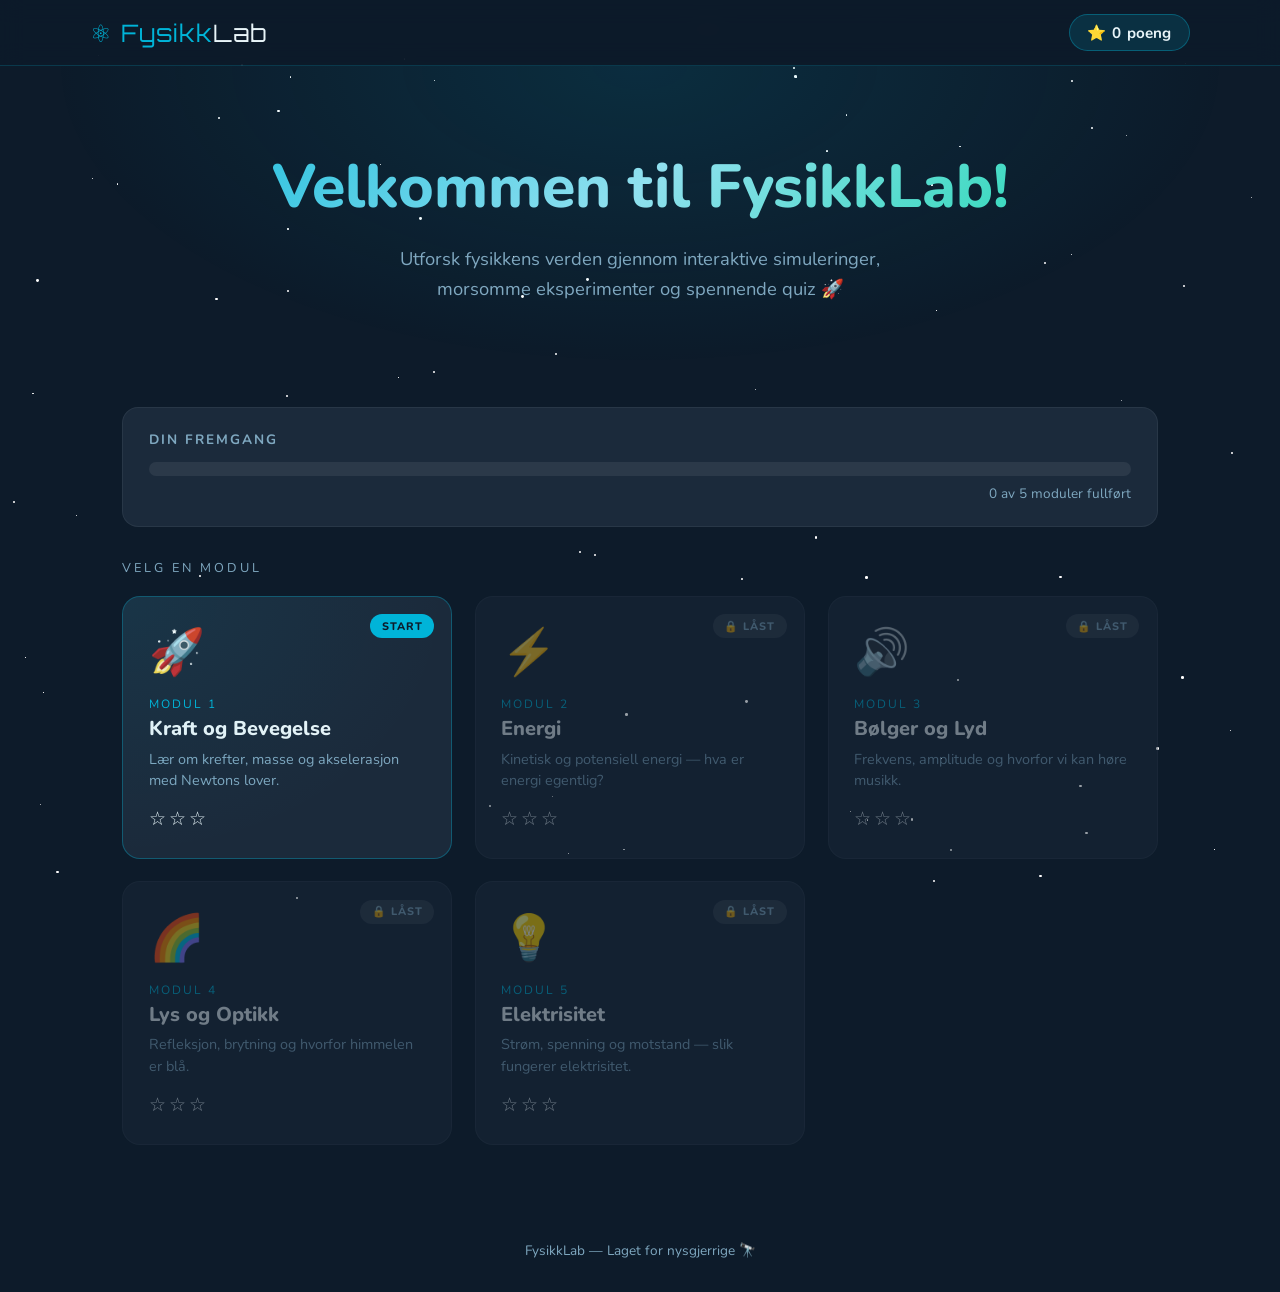
<file: index.html>
<!DOCTYPE html>
<html lang="no">
<head>
  <meta charset="UTF-8">
  <meta name="viewport" content="width=device-width, initial-scale=1.0">
  <title>FysikkLab</title>
  <link href="https://fonts.googleapis.com/css2?family=Nunito:wght@400;600;700;800&family=Orbitron:wght@700&display=swap" rel="stylesheet">
  <style>
    :root {
      --bg: #0d1b2a;
      --card: #1b2a3b;
      --accent: #00b4d8;
      --accent2: #90e0ef;
      --success: #06d6a0;
      --warning: #ffd166;
      --text: #e8f4f8;
      --muted: #7fa8c0;
    }
    * { box-sizing: border-box; margin: 0; padding: 0; }
    body {
      font-family: 'Nunito', sans-serif;
      background: var(--bg);
      color: var(--text);
      min-height: 100vh;
      overflow-x: hidden;
    }

    /* --- Starfield --- */
    #starfield {
      position: fixed; inset: 0;
      pointer-events: none;
      z-index: 0;
    }
    .star {
      position: absolute;
      background: #fff;
      border-radius: 50%;
      animation: twinkle var(--dur, 3s) infinite var(--delay, 0s);
    }
    @keyframes twinkle {
      0%,100% { opacity: 0.2; transform: scale(1); }
      50%      { opacity: 1;   transform: scale(1.4); }
    }

    /* --- Header --- */
    header {
      position: sticky; top: 0; z-index: 100;
      background: rgba(13,27,42,0.85);
      backdrop-filter: blur(12px);
      border-bottom: 1px solid rgba(0,180,216,0.2);
      padding: 0.9rem 2rem;
    }
    .header-inner {
      max-width: 1100px; margin: 0 auto;
      display: flex; justify-content: space-between; align-items: center;
    }
    .logo {
      font-family: 'Orbitron', sans-serif;
      font-size: 1.5rem;
      color: var(--accent);
      letter-spacing: 1px;
    }
    .logo span { color: var(--text); }
    .points-badge {
      background: rgba(0,180,216,0.15);
      border: 1px solid rgba(0,180,216,0.35);
      padding: 0.45rem 1.1rem;
      border-radius: 50px;
      font-weight: 700;
      font-size: 0.95rem;
      display: flex; align-items: center; gap: 6px;
    }

    /* --- Hero --- */
    .hero {
      text-align: center;
      padding: 5rem 2rem 3.5rem;
      position: relative; z-index: 1;
      background: radial-gradient(ellipse at 50% 0%, rgba(0,180,216,0.12) 0%, transparent 65%);
    }
    .hero h1 {
      font-size: clamp(2rem, 6vw, 3.8rem);
      font-weight: 800;
      background: linear-gradient(135deg, var(--accent), var(--accent2), var(--success));
      -webkit-background-clip: text;
      -webkit-text-fill-color: transparent;
      background-clip: text;
      margin-bottom: 1rem;
    }
    .hero p {
      font-size: 1.15rem;
      color: var(--muted);
      max-width: 560px;
      margin: 0 auto 2rem;
      line-height: 1.6;
    }

    /* --- Main content --- */
    main {
      max-width: 1100px; margin: 0 auto;
      padding: 1rem 2rem 4rem;
      position: relative; z-index: 1;
    }

    /* --- Progress overview --- */
    .progress-box {
      background: var(--card);
      border: 1px solid rgba(255,255,255,0.06);
      border-radius: 16px;
      padding: 1.4rem 1.6rem;
      margin-bottom: 2rem;
    }
    .progress-box h3 {
      font-size: 0.85rem;
      text-transform: uppercase;
      letter-spacing: 2px;
      color: var(--muted);
      margin-bottom: 0.8rem;
    }
    .bar-bg {
      background: rgba(255,255,255,0.07);
      height: 14px; border-radius: 7px; overflow: hidden;
    }
    .bar-fill {
      height: 100%;
      background: linear-gradient(90deg, var(--accent), var(--success));
      border-radius: 7px;
      transition: width 0.6s ease;
    }
    .bar-label {
      text-align: right;
      font-size: 0.85rem;
      color: var(--muted);
      margin-top: 0.5rem;
    }

    /* --- Section heading --- */
    .section-label {
      font-size: 0.8rem;
      text-transform: uppercase;
      letter-spacing: 3px;
      color: var(--muted);
      margin-bottom: 1.2rem;
    }

    /* --- Module grid --- */
    .modules-grid {
      display: grid;
      grid-template-columns: repeat(auto-fill, minmax(280px, 1fr));
      gap: 1.4rem;
    }
    .module-card {
      background: var(--card);
      border: 1px solid rgba(255,255,255,0.06);
      border-radius: 18px;
      padding: 1.6rem;
      position: relative;
      text-decoration: none;
      color: var(--text);
      display: block;
      overflow: hidden;
      transition: transform 0.2s, box-shadow 0.2s, border-color 0.2s;
    }
    .module-card.open {
      border-color: rgba(0,180,216,0.35);
      cursor: pointer;
    }
    .module-card.open:hover {
      transform: translateY(-5px);
      box-shadow: 0 16px 48px rgba(0,180,216,0.18);
    }
    .module-card.open::before {
      content: '';
      position: absolute; inset: 0;
      background: radial-gradient(ellipse at top left, rgba(0,180,216,0.08), transparent 70%);
      pointer-events: none;
    }
    .module-card.locked {
      opacity: 0.45;
      cursor: not-allowed;
      pointer-events: none;
    }
    .module-card.done { border-color: rgba(6,214,160,0.4); }

    .card-icon  { font-size: 2.8rem; margin-bottom: 0.8rem; }
    .card-number {
      font-size: 0.75rem;
      text-transform: uppercase;
      letter-spacing: 2px;
      color: var(--accent);
      margin-bottom: 0.2rem;
    }
    .card-title { font-size: 1.25rem; font-weight: 800; margin-bottom: 0.4rem; }
    .card-desc  { font-size: 0.9rem; color: var(--muted); line-height: 1.5; }
    .card-stars { margin-top: 0.9rem; font-size: 1.2rem; letter-spacing: 3px; }

    .card-badge {
      position: absolute; top: 1.1rem; right: 1.1rem;
      font-size: 0.68rem; font-weight: 800;
      letter-spacing: 1px; text-transform: uppercase;
      padding: 0.28rem 0.7rem; border-radius: 50px;
    }
    .badge-start  { background: var(--accent); color: var(--bg); }
    .badge-done   { background: var(--success); color: #000; }
    .badge-locked { background: rgba(255,255,255,0.1); color: var(--muted); }

    /* --- Footer --- */
    footer {
      text-align: center;
      color: var(--muted);
      font-size: 0.85rem;
      padding: 2rem;
      position: relative; z-index: 1;
    }
  </style>
</head>
<body>

<div id="starfield"></div>

<header>
  <div class="header-inner">
    <div class="logo">⚛ Fysikk<span>Lab</span></div>
    <div class="points-badge">⭐ <span id="pts">0</span> poeng</div>
  </div>
</header>

<section class="hero">
  <h1>Velkommen til FysikkLab!</h1>
  <p>Utforsk fysikkens verden gjennom interaktive simuleringer, morsomme eksperimenter og spennende quiz 🚀</p>
</section>

<main>
  <div class="progress-box">
    <h3>Din fremgang</h3>
    <div class="bar-bg">
      <div class="bar-fill" id="prog-bar" style="width:0%"></div>
    </div>
    <div class="bar-label"><span id="done-count">0</span> av 5 moduler fullført</div>
  </div>

  <p class="section-label">Velg en modul</p>

  <div class="modules-grid">

    <a href="modul1/" class="module-card open" id="card-1">
      <div class="card-icon">🚀</div>
      <div class="card-number">Modul 1</div>
      <div class="card-title">Kraft og Bevegelse</div>
      <div class="card-desc">Lær om krefter, masse og akselerasjon med Newtons lover.</div>
      <div class="card-stars" id="stars-1">☆☆☆</div>
      <div class="card-badge badge-start" id="badge-1">Start</div>
    </a>

    <a href="modul2/" class="module-card locked" id="card-2">
      <div class="card-icon">⚡</div>
      <div class="card-number">Modul 2</div>
      <div class="card-title">Energi</div>
      <div class="card-desc">Kinetisk og potensiell energi — hva er energi egentlig?</div>
      <div class="card-stars" id="stars-2">☆☆☆</div>
      <div class="card-badge badge-locked" id="badge-2">🔒 Låst</div>
    </a>

    <a href="modul3/" class="module-card locked" id="card-3">
      <div class="card-icon">🔊</div>
      <div class="card-number">Modul 3</div>
      <div class="card-title">Bølger og Lyd</div>
      <div class="card-desc">Frekvens, amplitude og hvorfor vi kan høre musikk.</div>
      <div class="card-stars" id="stars-3">☆☆☆</div>
      <div class="card-badge badge-locked" id="badge-3">🔒 Låst</div>
    </a>

    <a href="modul4/" class="module-card locked" id="card-4">
      <div class="card-icon">🌈</div>
      <div class="card-number">Modul 4</div>
      <div class="card-title">Lys og Optikk</div>
      <div class="card-desc">Refleksjon, brytning og hvorfor himmelen er blå.</div>
      <div class="card-stars" id="stars-4">☆☆☆</div>
      <div class="card-badge badge-locked" id="badge-4">🔒 Låst</div>
    </a>

    <a href="modul5/" class="module-card locked" id="card-5">
      <div class="card-icon">💡</div>
      <div class="card-number">Modul 5</div>
      <div class="card-title">Elektrisitet</div>
      <div class="card-desc">Strøm, spenning og motstand — slik fungerer elektrisitet.</div>
      <div class="card-stars" id="stars-5">☆☆☆</div>
      <div class="card-badge badge-locked" id="badge-5">🔒 Låst</div>
    </a>

  </div>
</main>

<footer>FysikkLab — Laget for nysgjerrige 🔭</footer>

<script>
  // Starfield
  const sf = document.getElementById('starfield');
  for (let i = 0; i < 90; i++) {
    const s = document.createElement('div');
    s.className = 'star';
    const sz = Math.random() * 2.5 + 0.5;
    s.style.cssText = `
      width:${sz}px; height:${sz}px;
      left:${Math.random()*100}%;
      top:${Math.random()*100}%;
      --dur:${2+Math.random()*4}s;
      --delay:${Math.random()*4}s;
    `;
    sf.appendChild(s);
  }

  // Load progress
  function loadProgress() {
    const pts = +localStorage.getItem('fl_points') || 0;
    document.getElementById('pts').textContent = pts;
    let done = 0;
    for (let i = 1; i <= 5; i++) {
      const st = +localStorage.getItem(`fl_m${i}_stars`) || 0;
      if (st > 0) {
        done++;
        const stEl = document.getElementById(`stars-${i}`);
        if (stEl) stEl.textContent = '⭐'.repeat(st) + '☆'.repeat(3-st);
        const card = document.getElementById(`card-${i}`);
        if (card) { card.classList.add('done'); card.classList.remove('locked'); card.classList.add('open'); }
        const badge = document.getElementById(`badge-${i}`);
        if (badge) { badge.textContent = 'Fullført'; badge.className = 'card-badge badge-done'; }
        // Unlock next module
        if (i < 5) {
          const next = document.getElementById(`card-${i+1}`);
          if (next && next.classList.contains('locked')) {
            next.classList.remove('locked'); next.classList.add('open');
            const nb = document.getElementById(`badge-${i+1}`);
            if (nb) { nb.textContent = 'Start'; nb.className = 'card-badge badge-start'; }
          }
        }
      }
    }
    document.getElementById('done-count').textContent = done;
    document.getElementById('prog-bar').style.width = (done/5*100) + '%';
  }

  loadProgress();
</script>
</body>
</html>
</file>
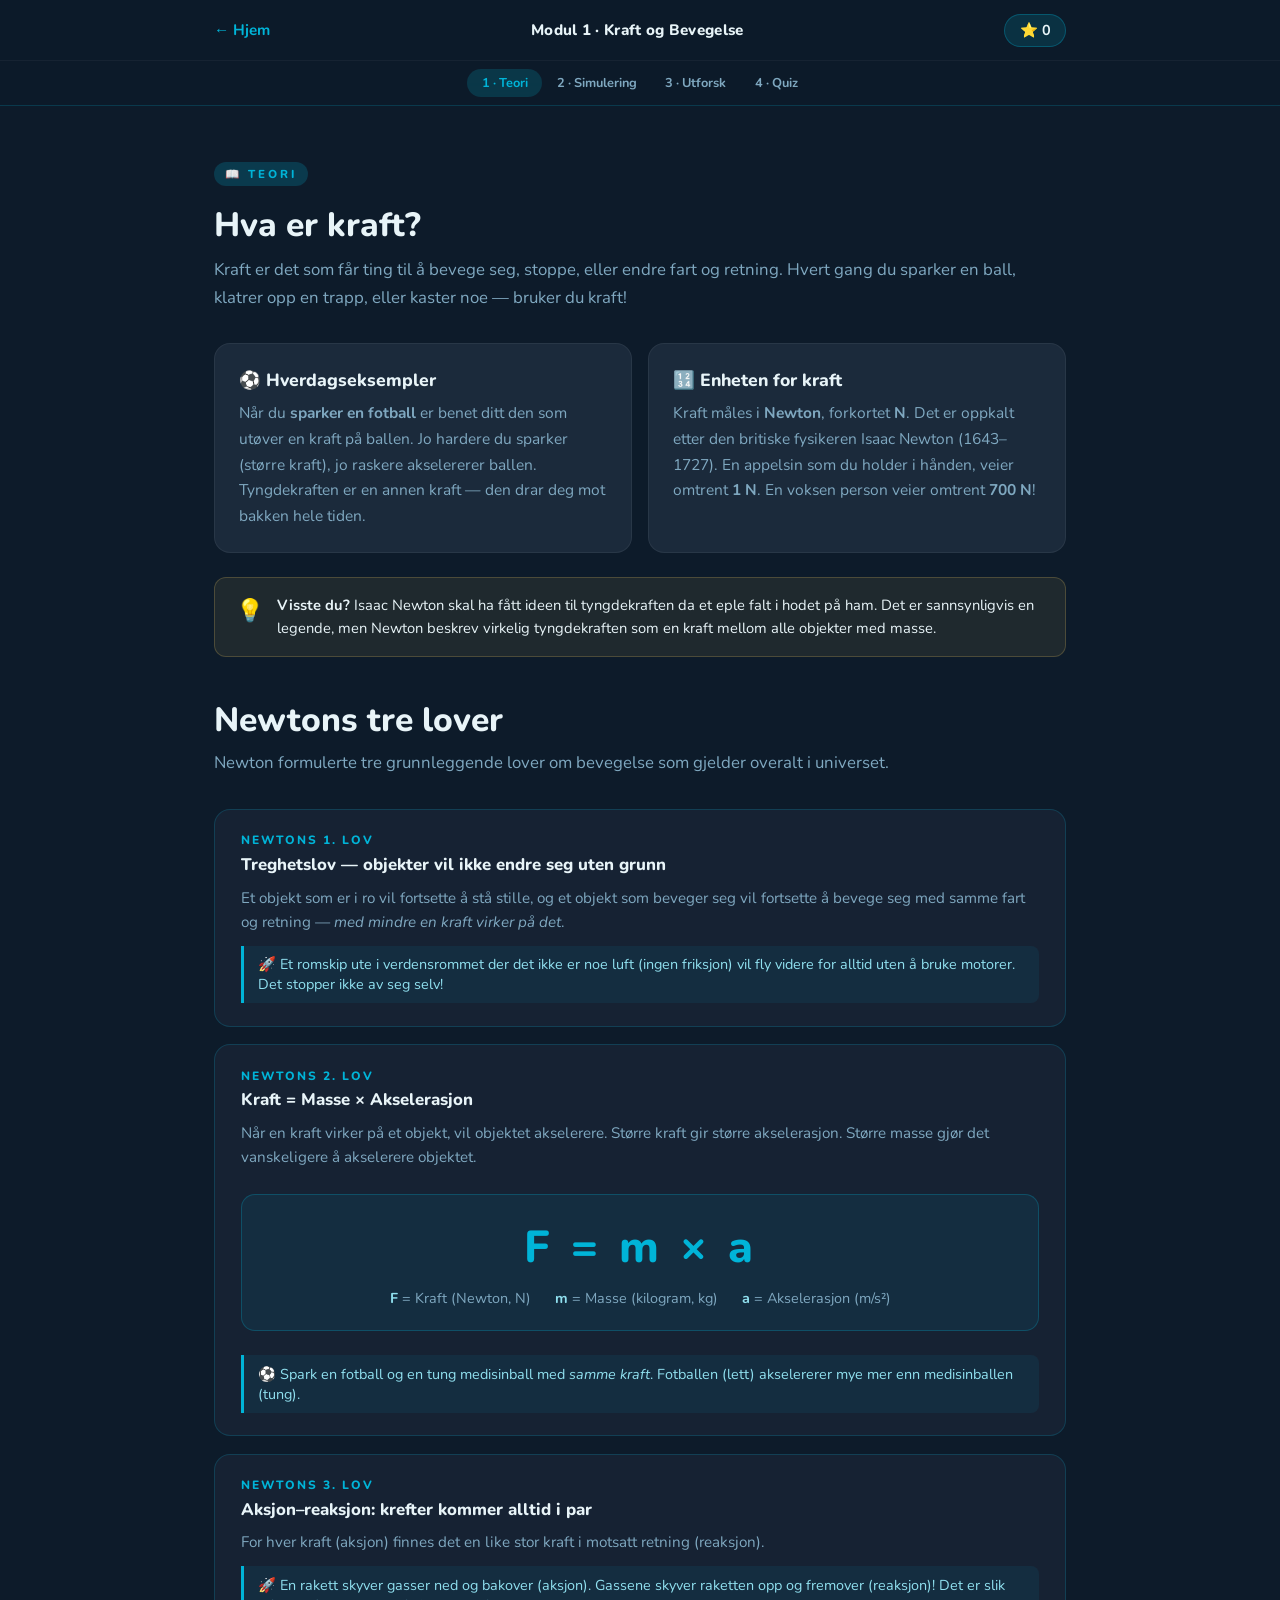
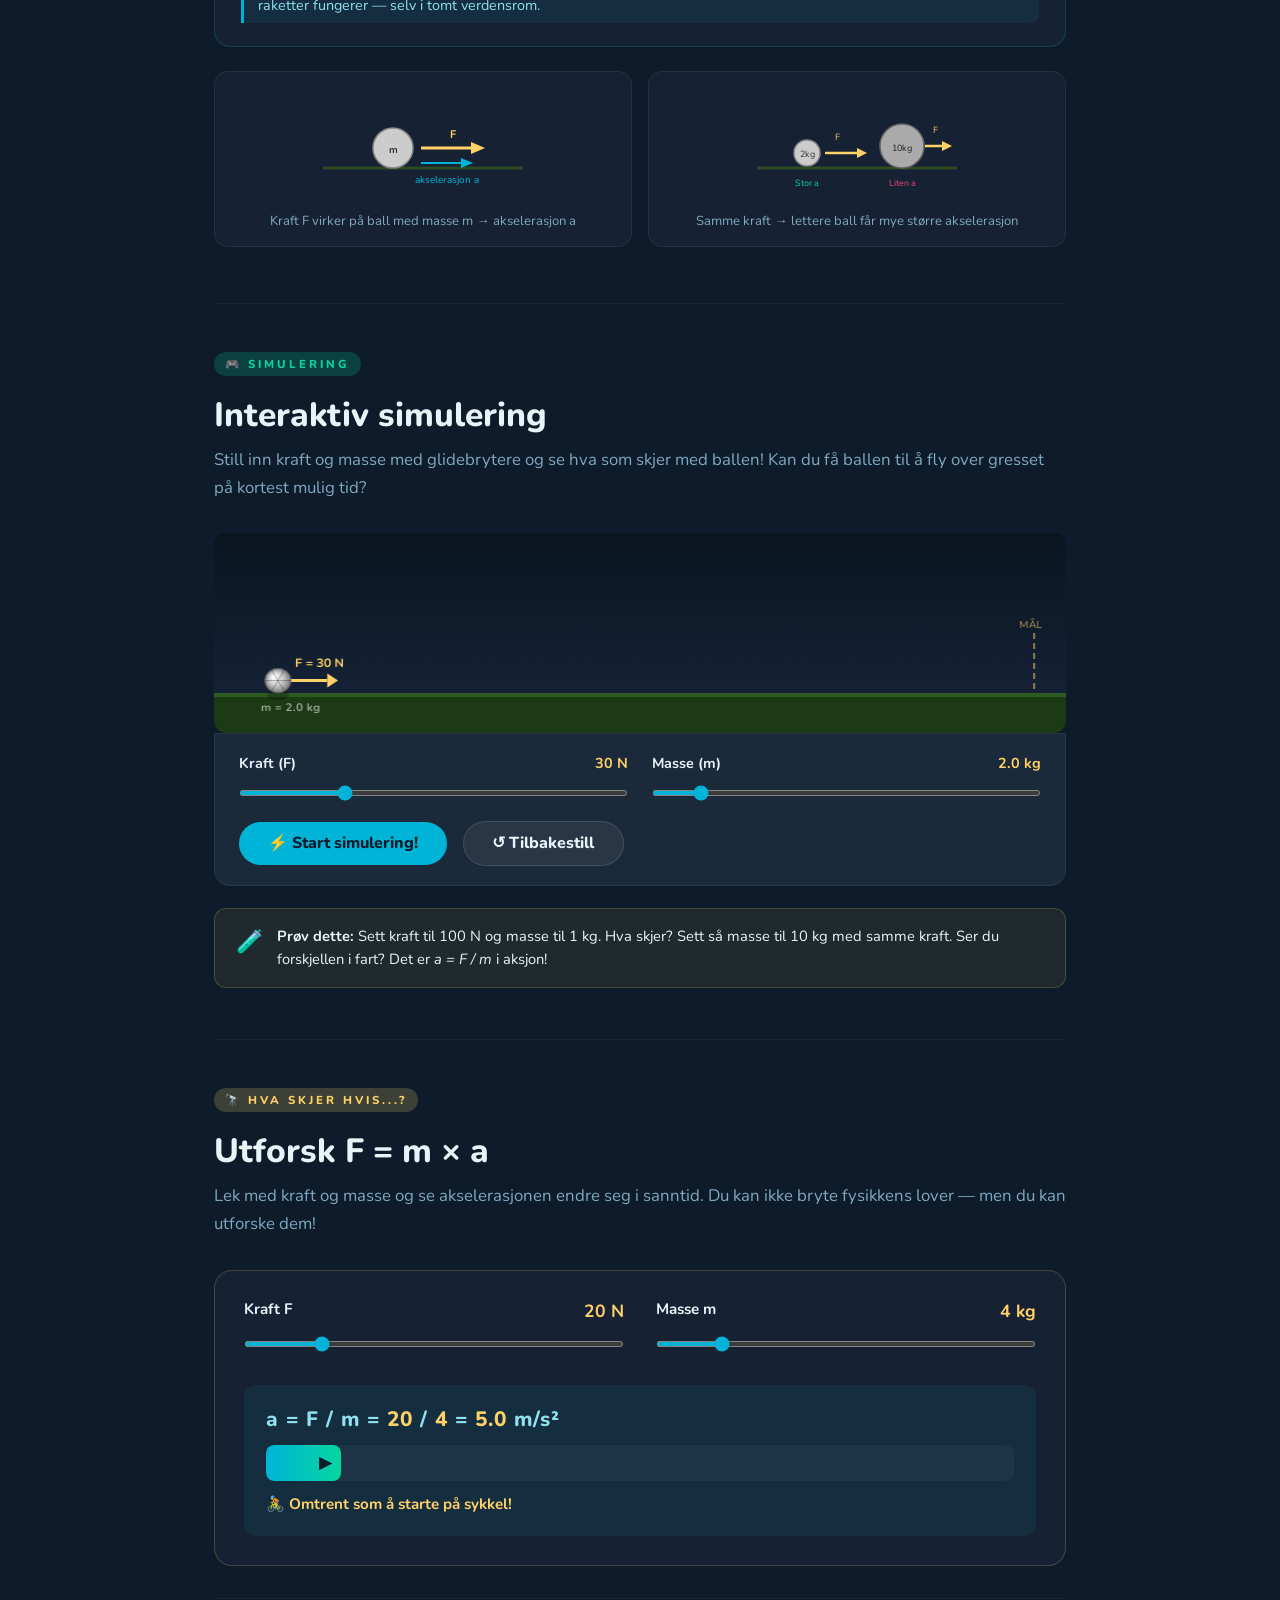
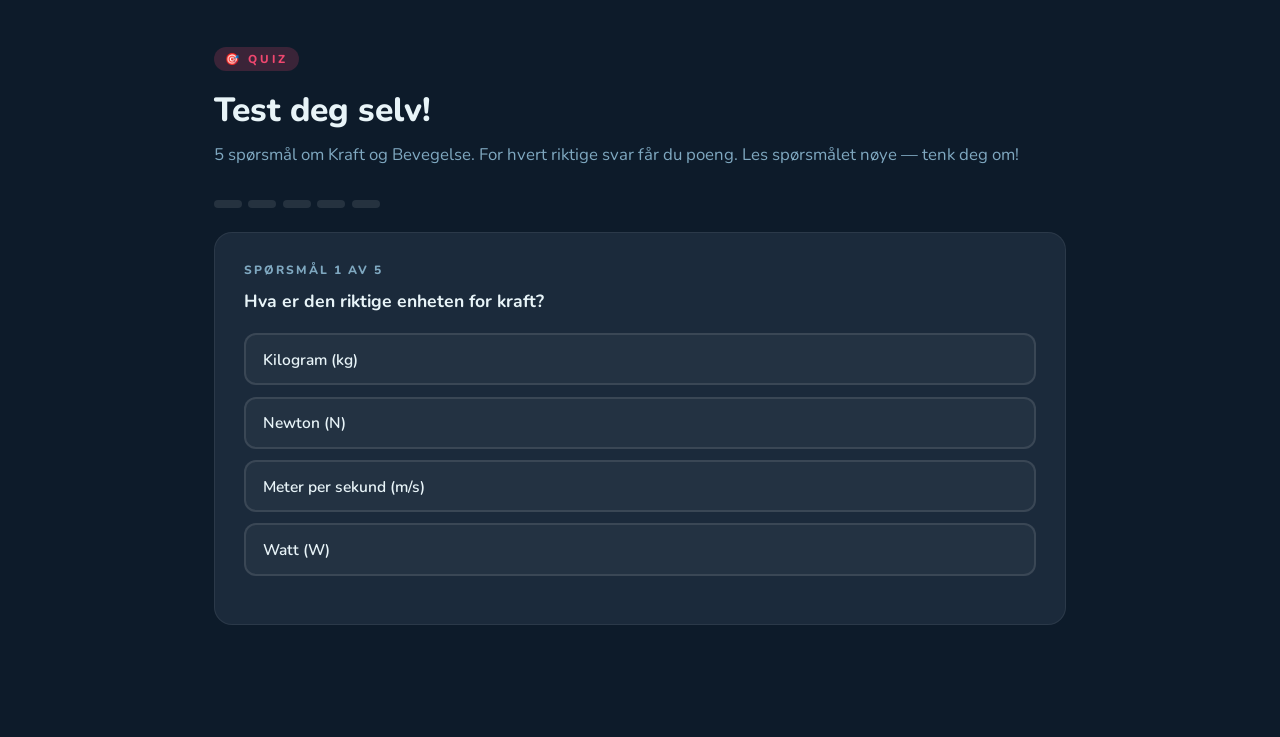
<file: modul1/index.html>
<!DOCTYPE html>
<html lang="no">
<head>
  <meta charset="UTF-8">
  <meta name="viewport" content="width=device-width, initial-scale=1.0">
  <title>Modul 1: Kraft og Bevegelse – FysikkLab</title>
  <link href="https://fonts.googleapis.com/css2?family=Nunito:wght@400;600;700;800&family=Orbitron:wght@700&display=swap" rel="stylesheet">
  <style>
    :root {
      --bg: #0d1b2a;
      --card: #1b2a3b;
      --card2: #162233;
      --accent: #00b4d8;
      --accent2: #90e0ef;
      --success: #06d6a0;
      --warning: #ffd166;
      --danger: #ef476f;
      --text: #e8f4f8;
      --muted: #7fa8c0;
    }
    * { box-sizing: border-box; margin: 0; padding: 0; }
    html { scroll-behavior: smooth; }
    body {
      font-family: 'Nunito', sans-serif;
      background: var(--bg);
      color: var(--text);
      min-height: 100vh;
    }

    /* ---- HEADER ---- */
    header {
      position: sticky; top: 0; z-index: 200;
      background: rgba(13,27,42,0.9);
      backdrop-filter: blur(14px);
      border-bottom: 1px solid rgba(0,180,216,0.2);
    }
    .hdr-top {
      max-width: 900px; margin: 0 auto;
      padding: 0.85rem 1.5rem;
      display: flex; justify-content: space-between; align-items: center;
    }
    .back-link {
      color: var(--accent); text-decoration: none; font-weight: 700;
      font-size: 0.95rem; transition: opacity .15s;
    }
    .back-link:hover { opacity: 0.7; }
    .hdr-title {
      font-size: 0.95rem; font-weight: 800;
      color: var(--text); letter-spacing: 0.3px;
    }
    .hdr-pts {
      background: rgba(0,180,216,0.15);
      border: 1px solid rgba(0,180,216,0.3);
      padding: 0.35rem 0.9rem; border-radius: 50px;
      font-weight: 700; font-size: 0.9rem;
    }

    /* step nav */
    .step-nav {
      display: flex; justify-content: center; gap: 0;
      padding: 0.5rem 1rem;
      border-top: 1px solid rgba(255,255,255,0.04);
    }
    .step-btn {
      background: none; border: none; cursor: pointer;
      color: var(--muted); font-family: 'Nunito', sans-serif;
      font-size: 0.8rem; font-weight: 700;
      padding: 0.3rem 0.9rem;
      border-radius: 50px;
      transition: background 0.2s, color 0.2s;
    }
    .step-btn.active { background: rgba(0,180,216,0.18); color: var(--accent); }
    .step-btn:hover  { color: var(--accent2); }

    /* ---- LAYOUT ---- */
    .page { max-width: 900px; margin: 0 auto; padding: 0 1.5rem 5rem; }

    /* ---- SECTION ---- */
    .section {
      padding: 3rem 0 1rem;
      border-top: 1px solid rgba(255,255,255,0.05);
      margin-top: 1rem;
    }
    .section:first-of-type { border-top: none; padding-top: 2.5rem; }
    .section-tag {
      display: inline-block;
      font-size: 0.72rem; font-weight: 800; letter-spacing: 3px;
      text-transform: uppercase; padding: 0.25rem 0.7rem;
      border-radius: 50px; margin-bottom: 1rem;
    }
    .tag-blue   { background: rgba(0,180,216,0.2);  color: var(--accent); }
    .tag-green  { background: rgba(6,214,160,0.2);  color: var(--success); }
    .tag-yellow { background: rgba(255,209,102,0.2); color: var(--warning); }
    .tag-pink   { background: rgba(239,71,111,0.2);  color: var(--danger); }

    .section h2 {
      font-size: clamp(1.5rem, 4vw, 2.1rem);
      font-weight: 800; margin-bottom: 0.5rem;
    }
    .section .lead {
      font-size: 1.05rem; color: var(--muted);
      line-height: 1.65; margin-bottom: 2rem;
    }

    /* ---- CARDS ---- */
    .card {
      background: var(--card);
      border: 1px solid rgba(255,255,255,0.06);
      border-radius: 16px; padding: 1.5rem;
      margin-bottom: 1.2rem;
    }
    .card h3 { font-size: 1.1rem; font-weight: 800; margin-bottom: 0.5rem; }
    .card p  { font-size: 0.97rem; color: var(--muted); line-height: 1.65; }

    .card-grid {
      display: grid;
      grid-template-columns: repeat(auto-fit, minmax(240px, 1fr));
      gap: 1rem; margin-bottom: 1.5rem;
    }
    .card-grid .card { margin-bottom: 0; }

    /* law card */
    .law-card {
      background: var(--card2);
      border: 1px solid rgba(0,180,216,0.2);
      border-radius: 16px; padding: 1.4rem 1.6rem;
      margin-bottom: 1.1rem;
    }
    .law-number {
      font-size: 0.75rem; font-weight: 800;
      letter-spacing: 2px; text-transform: uppercase;
      color: var(--accent); margin-bottom: 0.3rem;
    }
    .law-card h3 { font-size: 1.05rem; font-weight: 800; margin-bottom: 0.6rem; }
    .law-card p  { font-size: 0.95rem; color: var(--muted); line-height: 1.6; }
    .law-example {
      margin-top: 0.7rem;
      background: rgba(0,180,216,0.08);
      border-left: 3px solid var(--accent);
      padding: 0.55rem 0.9rem;
      border-radius: 0 8px 8px 0;
      font-size: 0.9rem; color: var(--accent2);
    }

    /* formula box */
    .formula-box {
      background: rgba(0,180,216,0.08);
      border: 1px solid rgba(0,180,216,0.25);
      border-radius: 14px;
      padding: 1.4rem;
      text-align: center;
      margin: 1.5rem 0;
    }
    .formula {
      font-size: clamp(1.8rem, 5vw, 2.8rem);
      font-weight: 800;
      color: var(--accent);
      letter-spacing: 4px;
      margin-bottom: 0.5rem;
    }
    .formula-explain {
      font-size: 0.9rem; color: var(--muted);
      display: flex; gap: 1.5rem; justify-content: center; flex-wrap: wrap;
      margin-top: 0.6rem;
    }
    .fe-item span { color: var(--accent2); font-weight: 700; }

    /* svg diagram */
    .diagram-row {
      display: flex; gap: 1rem; flex-wrap: wrap;
      margin: 1.5rem 0;
    }
    .diagram-box {
      background: var(--card2);
      border: 1px solid rgba(255,255,255,0.06);
      border-radius: 14px; padding: 1rem;
      flex: 1; min-width: 200px;
      text-align: center;
    }
    .diagram-box svg { width: 100%; max-width: 220px; height: auto; }
    .diagram-box p {
      font-size: 0.82rem; color: var(--muted);
      margin-top: 0.5rem;
    }

    /* ---- SIMULATION ---- */
    #sim-canvas {
      width: 100%; height: 200px;
      background: #0a1520;
      border-radius: 12px;
      display: block;
    }
    .sim-controls {
      background: var(--card);
      border: 1px solid rgba(255,255,255,0.06);
      border-radius: 0 0 16px 16px;
      padding: 1.2rem 1.5rem;
    }
    .slider-row {
      display: grid;
      grid-template-columns: 1fr 1fr;
      gap: 1.5rem;
      margin-bottom: 1.2rem;
    }
    @media(max-width:500px) { .slider-row { grid-template-columns: 1fr; } }
    .slider-group label {
      display: flex; justify-content: space-between;
      font-size: 0.9rem; font-weight: 700;
      margin-bottom: 0.4rem;
    }
    .slider-group label span { color: var(--warning); }
    input[type=range] {
      width: 100%; cursor: pointer;
      accent-color: var(--accent);
      height: 6px;
    }
    .sim-btn-row {
      display: flex; gap: 1rem; align-items: center; flex-wrap: wrap;
    }
    .btn {
      font-family: 'Nunito', sans-serif;
      font-weight: 800; font-size: 1rem;
      padding: 0.65rem 1.8rem;
      border-radius: 50px; border: none; cursor: pointer;
      transition: transform 0.15s, box-shadow 0.15s;
    }
    .btn:hover { transform: translateY(-2px); box-shadow: 0 6px 20px rgba(0,0,0,0.3); }
    .btn:active { transform: translateY(0); }
    .btn-primary { background: var(--accent); color: var(--bg); }
    .btn-secondary {
      background: rgba(255,255,255,0.06);
      border: 1px solid rgba(255,255,255,0.12);
      color: var(--text);
    }
    #sim-result {
      font-size: 0.95rem; color: var(--success);
      font-weight: 700; flex: 1;
      display: none;
    }

    /* ---- EXPLORER ---- */
    .explorer-box {
      background: var(--card2);
      border: 1px solid rgba(255,209,102,0.2);
      border-radius: 18px; padding: 1.8rem;
    }
    .explorer-sliders {
      display: grid;
      grid-template-columns: 1fr 1fr;
      gap: 2rem; margin-bottom: 2rem;
    }
    @media(max-width:500px) { .explorer-sliders { grid-template-columns: 1fr; } }
    .exp-slider label {
      display: flex; justify-content: space-between;
      font-size: 0.95rem; font-weight: 700; margin-bottom: 0.5rem;
    }
    .exp-slider label .val {
      color: var(--warning); font-size: 1.1rem;
    }
    .exp-result {
      background: rgba(0,180,216,0.07);
      border-radius: 12px; padding: 1.2rem 1.4rem;
      margin-top: 1rem;
    }
    .exp-formula-line {
      font-size: clamp(1rem, 3vw, 1.3rem);
      font-weight: 800; color: var(--accent2);
      letter-spacing: 1px; margin-bottom: 0.8rem;
    }
    .exp-formula-line .hi { color: var(--warning); }
    .arrow-track {
      background: rgba(255,255,255,0.04);
      border-radius: 8px; height: 36px;
      position: relative; overflow: hidden;
      margin-bottom: 0.8rem;
    }
    .arrow-fill {
      height: 100%;
      background: linear-gradient(90deg, var(--accent), var(--success));
      border-radius: 8px;
      transition: width 0.3s ease;
      display: flex; align-items: center; justify-content: flex-end;
      padding-right: 10px;
      min-width: 40px;
    }
    .arrow-fill::after { content: '▶'; font-size: 1rem; color: var(--bg); font-weight: 900; }
    .exp-context {
      font-size: 0.95rem; color: var(--warning);
      font-weight: 700; min-height: 1.4rem;
    }

    /* ---- QUIZ ---- */
    .quiz-progress {
      display: flex; gap: 0.4rem; margin-bottom: 1.5rem; flex-wrap: wrap;
    }
    .qp-dot {
      width: 28px; height: 8px; border-radius: 4px;
      background: rgba(255,255,255,0.1);
      transition: background 0.3s;
    }
    .qp-dot.answered  { background: var(--accent); }
    .qp-dot.correct   { background: var(--success); }
    .qp-dot.wrong     { background: var(--danger); }

    .question-card {
      background: var(--card);
      border: 1px solid rgba(255,255,255,0.07);
      border-radius: 18px; padding: 1.8rem;
      margin-bottom: 1rem;
      display: none;
    }
    .question-card.active { display: block; }
    .q-number {
      font-size: 0.75rem; font-weight: 800;
      letter-spacing: 2px; color: var(--muted);
      text-transform: uppercase; margin-bottom: 0.6rem;
    }
    .q-text {
      font-size: 1.1rem; font-weight: 700;
      margin-bottom: 1.2rem; line-height: 1.5;
    }
    .options { display: flex; flex-direction: column; gap: 0.7rem; }
    .option-btn {
      background: rgba(255,255,255,0.04);
      border: 2px solid rgba(255,255,255,0.1);
      border-radius: 12px;
      padding: 0.85rem 1.1rem;
      text-align: left;
      cursor: pointer;
      font-family: 'Nunito', sans-serif;
      font-size: 0.97rem; font-weight: 600;
      color: var(--text);
      transition: border-color 0.15s, background 0.15s, transform 0.1s;
    }
    .option-btn:hover:not(:disabled) {
      border-color: rgba(0,180,216,0.5);
      background: rgba(0,180,216,0.06);
      transform: translateX(4px);
    }
    .option-btn.correct {
      border-color: var(--success);
      background: rgba(6,214,160,0.12);
      color: var(--success);
    }
    .option-btn.wrong {
      border-color: var(--danger);
      background: rgba(239,71,111,0.1);
      color: var(--danger);
    }
    .option-btn:disabled { cursor: default; }
    .q-explanation {
      margin-top: 1rem;
      background: rgba(0,180,216,0.07);
      border-left: 3px solid var(--accent);
      padding: 0.7rem 1rem;
      border-radius: 0 10px 10px 0;
      font-size: 0.9rem; color: var(--accent2);
      display: none;
    }
    .q-nav {
      display: flex; justify-content: flex-end;
      margin-top: 1.2rem;
    }

    /* ---- COMPLETION ---- */
    #completion { display: none; }
    .completion-box {
      text-align: center;
      padding: 3rem 2rem;
      background: var(--card);
      border: 1px solid rgba(6,214,160,0.3);
      border-radius: 20px;
    }
    .big-stars {
      font-size: 3rem; letter-spacing: 8px;
      margin: 1rem 0;
      animation: popIn 0.4s ease;
    }
    @keyframes popIn {
      0%  { transform: scale(0.5); opacity: 0; }
      70% { transform: scale(1.15); }
      100%{ transform: scale(1);   opacity: 1; }
    }
    .completion-box h2 {
      font-size: 1.9rem; font-weight: 800;
      margin-bottom: 0.5rem;
    }
    .completion-box p {
      font-size: 1rem; color: var(--muted);
      margin-bottom: 1.5rem; line-height: 1.6;
    }
    .score-display {
      font-size: 3rem; font-weight: 800;
      color: var(--warning); margin: 0.5rem 0 1.5rem;
    }
    .score-display span { font-size: 1.5rem; color: var(--muted); }

    /* ---- MISC ---- */
    .fact-banner {
      background: rgba(255,209,102,0.08);
      border: 1px solid rgba(255,209,102,0.2);
      border-radius: 12px; padding: 1rem 1.3rem;
      display: flex; gap: 0.8rem; align-items: flex-start;
      margin: 1.2rem 0; font-size: 0.92rem; color: var(--text); line-height: 1.55;
    }
    .fact-banner .icon { font-size: 1.4rem; flex-shrink: 0; }

    .quiz-score-row {
      background: rgba(255,255,255,0.04);
      border-radius: 12px; padding: 0.8rem 1.2rem;
      margin-bottom: 1rem;
      display: flex; justify-content: space-between; align-items: center;
      font-weight: 700;
    }
  </style>
</head>
<body>

<header>
  <div class="hdr-top">
    <a href="../" class="back-link">← Hjem</a>
    <div class="hdr-title">Modul 1 · Kraft og Bevegelse</div>
    <div class="hdr-pts">⭐ <span id="pts">0</span></div>
  </div>
  <div class="step-nav">
    <button class="step-btn active" onclick="scrollTo('teori')">1 · Teori</button>
    <button class="step-btn" onclick="scrollTo('simulering')">2 · Simulering</button>
    <button class="step-btn" onclick="scrollTo('utforsk')">3 · Utforsk</button>
    <button class="step-btn" onclick="scrollTo('quiz')">4 · Quiz</button>
  </div>
</header>

<div class="page">

  <!-- ============================================================ -->
  <!-- SECTION 1: TEORI                                             -->
  <!-- ============================================================ -->
  <section class="section" id="teori">
    <div class="section-tag tag-blue">📖 Teori</div>
    <h2>Hva er kraft?</h2>
    <p class="lead">
      Kraft er det som får ting til å bevege seg, stoppe, eller endre fart og retning.
      Hvert gang du sparker en ball, klatrer opp en trapp, eller kaster noe — bruker du kraft!
    </p>

    <div class="card-grid">
      <div class="card">
        <h3>⚽ Hverdagseksempler</h3>
        <p>
          Når du <strong>sparker en fotball</strong> er benet ditt den som utøver en kraft på ballen.
          Jo hardere du sparker (større kraft), jo raskere akselererer ballen.
          Tyngdekraften er en annen kraft — den drar deg mot bakken hele tiden.
        </p>
      </div>
      <div class="card">
        <h3>🔢 Enheten for kraft</h3>
        <p>
          Kraft måles i <strong>Newton</strong>, forkortet <strong>N</strong>.
          Det er oppkalt etter den britiske fysikeren Isaac Newton (1643–1727).
          En appelsin som du holder i hånden, veier omtrent <strong>1 N</strong>.
          En voksen person veier omtrent <strong>700 N</strong>!
        </p>
      </div>
    </div>

    <div class="fact-banner">
      <div class="icon">💡</div>
      <div>
        <strong>Visste du?</strong> Isaac Newton skal ha fått ideen til tyngdekraften da et eple falt i hodet på ham.
        Det er sannsynligvis en legende, men Newton beskrev virkelig tyngdekraften som en kraft mellom alle objekter med masse.
      </div>
    </div>

    <!-- Newtons lover -->
    <h2 style="margin-top:2.5rem; margin-bottom:0.4rem">Newtons tre lover</h2>
    <p class="lead">Newton formulerte tre grunnleggende lover om bevegelse som gjelder overalt i universet.</p>

    <div class="law-card">
      <div class="law-number">Newtons 1. lov</div>
      <h3>Treghetslov — objekter vil ikke endre seg uten grunn</h3>
      <p>
        Et objekt som er i ro vil fortsette å stå stille, og et objekt som beveger seg vil fortsette
        å bevege seg med samme fart og retning — <em>med mindre en kraft virker på det</em>.
      </p>
      <div class="law-example">
        🚀 Et romskip ute i verdensrommet der det ikke er noe luft (ingen friksjon) vil fly videre
        for alltid uten å bruke motorer. Det stopper ikke av seg selv!
      </div>
    </div>

    <div class="law-card">
      <div class="law-number">Newtons 2. lov</div>
      <h3>Kraft = Masse × Akselerasjon</h3>
      <p>
        Når en kraft virker på et objekt, vil objektet akselerere. Større kraft gir større akselerasjon.
        Større masse gjør det vanskeligere å akselerere objektet.
      </p>
      <div class="formula-box">
        <div class="formula">F = m × a</div>
        <div class="formula-explain">
          <div class="fe-item"><span>F</span> = Kraft (Newton, N)</div>
          <div class="fe-item"><span>m</span> = Masse (kilogram, kg)</div>
          <div class="fe-item"><span>a</span> = Akselerasjon (m/s²)</div>
        </div>
      </div>
      <div class="law-example">
        ⚽ Spark en fotball og en tung medisinball med <em>samme kraft</em>.
        Fotballen (lett) akselererer mye mer enn medisinballen (tung).
      </div>
    </div>

    <div class="law-card">
      <div class="law-number">Newtons 3. lov</div>
      <h3>Aksjon–reaksjon: krefter kommer alltid i par</h3>
      <p>
        For hver kraft (aksjon) finnes det en like stor kraft i motsatt retning (reaksjon).
      </p>
      <div class="law-example">
        🚀 En rakett skyver gasser ned og bakover (aksjon). Gassene skyver raketten opp og fremover (reaksjon)!
        Det er slik raketter fungerer — selv i tomt verdensrom.
      </div>
    </div>

    <!-- Diagram -->
    <div class="diagram-row">
      <div class="diagram-box">
        <svg viewBox="0 0 220 110" xmlns="http://www.w3.org/2000/svg">
          <!-- Ground -->
          <line x1="10" y1="80" x2="210" y2="80" stroke="#2d4a22" stroke-width="3"/>
          <!-- Ball -->
          <circle cx="80" cy="60" r="20" fill="#ccc" stroke="#888" stroke-width="1.5"/>
          <!-- Mass label -->
          <text x="80" y="65" text-anchor="middle" fill="#333" font-size="10" font-weight="bold">m</text>
          <!-- Force arrow -->
          <line x1="108" y1="60" x2="158" y2="60" stroke="#ffd166" stroke-width="3"/>
          <polygon points="158,54 172,60 158,66" fill="#ffd166"/>
          <text x="140" y="50" text-anchor="middle" fill="#ffd166" font-size="11" font-weight="bold">F</text>
          <!-- Acceleration arrow -->
          <line x1="108" y1="75" x2="148" y2="75" stroke="#00b4d8" stroke-width="2"/>
          <polygon points="148,70 160,75 148,80" fill="#00b4d8"/>
          <text x="134" y="95" text-anchor="middle" fill="#00b4d8" font-size="10">akselerasjon a</text>
        </svg>
        <p>Kraft F virker på ball med masse m → akselerasjon a</p>
      </div>

      <div class="diagram-box">
        <svg viewBox="0 0 220 110" xmlns="http://www.w3.org/2000/svg">
          <!-- Ground -->
          <line x1="10" y1="80" x2="210" y2="80" stroke="#2d4a22" stroke-width="3"/>
          <!-- Small ball (light) -->
          <circle cx="60" cy="65" r="13" fill="#ccc" stroke="#888" stroke-width="1.5"/>
          <text x="60" y="69" text-anchor="middle" fill="#333" font-size="9">2kg</text>
          <!-- Big ball (heavy) -->
          <circle cx="155" cy="58" r="22" fill="#aaa" stroke="#666" stroke-width="1.5"/>
          <text x="155" y="63" text-anchor="middle" fill="#222" font-size="9">10kg</text>
          <!-- Same force arrows -->
          <line x1="78" y1="65" x2="110" y2="65" stroke="#ffd166" stroke-width="2.5"/>
          <polygon points="110,60 120,65 110,70" fill="#ffd166"/>
          <line x1="178" y1="58" x2="195" y2="58" stroke="#ffd166" stroke-width="2.5"/>
          <polygon points="195,53 205,58 195,63" fill="#ffd166"/>
          <!-- Labels -->
          <text x="90" y="52" text-anchor="middle" fill="#ffd166" font-size="9">F</text>
          <text x="188" y="45" text-anchor="middle" fill="#ffd166" font-size="9">F</text>
          <text x="60" y="98" text-anchor="middle" fill="#06d6a0" font-size="9">Stor a</text>
          <text x="155" y="98" text-anchor="middle" fill="#ef476f" font-size="9">Liten a</text>
        </svg>
        <p>Samme kraft → lettere ball får mye større akselerasjon</p>
      </div>
    </div>
  </section>


  <!-- ============================================================ -->
  <!-- SECTION 2: SIMULERING                                        -->
  <!-- ============================================================ -->
  <section class="section" id="simulering">
    <div class="section-tag tag-green">🎮 Simulering</div>
    <h2>Interaktiv simulering</h2>
    <p class="lead">
      Still inn kraft og masse med glidebrytere og se hva som skjer med ballen!
      Kan du få ballen til å fly over gresset på kortest mulig tid?
    </p>

    <canvas id="sim-canvas" width="800" height="200"></canvas>
    <div class="sim-controls">
      <div class="slider-row">
        <div class="slider-group">
          <label>Kraft (F) <span id="sim-f-val">30 N</span></label>
          <input type="range" id="sim-f" min="5" max="100" value="30" step="1">
        </div>
        <div class="slider-group">
          <label>Masse (m) <span id="sim-m-val">2.0 kg</span></label>
          <input type="range" id="sim-m" min="1" max="10" value="2" step="0.5">
        </div>
      </div>
      <div class="sim-btn-row">
        <button class="btn btn-primary" id="sim-start-btn">⚡ Start simulering!</button>
        <button class="btn btn-secondary" id="sim-reset-btn">↺ Tilbakestill</button>
        <div id="sim-result"></div>
      </div>
    </div>

    <div class="fact-banner" style="margin-top:1.4rem">
      <div class="icon">🧪</div>
      <div>
        <strong>Prøv dette:</strong> Sett kraft til 100 N og masse til 1 kg. Hva skjer?
        Sett så masse til 10 kg med samme kraft. Ser du forskjellen i fart?
        Det er <em>a = F / m</em> i aksjon!
      </div>
    </div>
  </section>


  <!-- ============================================================ -->
  <!-- SECTION 3: UTFORSK                                           -->
  <!-- ============================================================ -->
  <section class="section" id="utforsk">
    <div class="section-tag tag-yellow">🔭 Hva skjer hvis...?</div>
    <h2>Utforsk F = m × a</h2>
    <p class="lead">
      Lek med kraft og masse og se akselerasjonen endre seg i sanntid.
      Du kan ikke bryte fysikkens lover — men du kan utforske dem!
    </p>

    <div class="explorer-box">
      <div class="explorer-sliders">
        <div class="exp-slider">
          <label>Kraft F <span class="val" id="exp-f-val">20 N</span></label>
          <input type="range" id="exp-f" min="1" max="100" value="20" step="1">
        </div>
        <div class="exp-slider">
          <label>Masse m <span class="val" id="exp-m-val">4 kg</span></label>
          <input type="range" id="exp-m" min="1" max="20" value="4" step="1">
        </div>
      </div>

      <div class="exp-result">
        <div class="exp-formula-line" id="exp-formula">
          a = F / m = <span class="hi">20</span> / <span class="hi">4</span> = <span class="hi">5.0</span> m/s²
        </div>
        <div class="arrow-track">
          <div class="arrow-fill" id="exp-arrow" style="width:25%"></div>
        </div>
        <div class="exp-context" id="exp-context">🚴 Omtrent som å starte på sykkel!</div>
      </div>
    </div>
  </section>


  <!-- ============================================================ -->
  <!-- SECTION 4: QUIZ                                              -->
  <!-- ============================================================ -->
  <section class="section" id="quiz">
    <div class="section-tag tag-pink">🎯 Quiz</div>
    <h2>Test deg selv!</h2>
    <p class="lead">
      5 spørsmål om Kraft og Bevegelse. For hvert riktige svar får du poeng.
      Les spørsmålet nøye — tenk deg om!
    </p>

    <div class="quiz-progress" id="quiz-dots"></div>

    <!-- Q1 -->
    <div class="question-card active" id="q0">
      <div class="q-number">Spørsmål 1 av 5</div>
      <div class="q-text">Hva er den riktige enheten for kraft?</div>
      <div class="options" id="opts0"></div>
      <div class="q-explanation" id="exp0">
        Kraft måles i <strong>Newton (N)</strong>, oppkalt etter Isaac Newton. Kilogram (kg) er enheten for masse, ikke kraft.
      </div>
      <div class="q-nav">
        <button class="btn btn-primary" id="next0" style="display:none" onclick="nextQuestion(1)">Neste →</button>
      </div>
    </div>

    <!-- Q2 -->
    <div class="question-card" id="q1">
      <div class="q-number">Spørsmål 2 av 5</div>
      <div class="q-text">Et romskip flyr gjennom verdensrommet. Ingen kraft virker på det. Hva skjer med farten?</div>
      <div class="options" id="opts1"></div>
      <div class="q-explanation" id="exp1">
        Newtons 1. lov: et objekt i bevegelse fortsetter med <strong>konstant fart og retning</strong> helt til en kraft virker på det. I verdensrommet er det ingen friksjon!
      </div>
      <div class="q-nav">
        <button class="btn btn-primary" id="next1" style="display:none" onclick="nextQuestion(2)">Neste →</button>
      </div>
    </div>

    <!-- Q3 -->
    <div class="question-card" id="q2">
      <div class="q-number">Spørsmål 3 av 5</div>
      <div class="q-text">En ball med masse 2 kg skyves med en kraft på 10 N. Hva er akselerasjonen?</div>
      <div class="options" id="opts2"></div>
      <div class="q-explanation" id="exp2">
        Bruk formelen: <strong>a = F / m = 10 N / 2 kg = 5 m/s²</strong>. Husk: a = F dividert på m!
      </div>
      <div class="q-nav">
        <button class="btn btn-primary" id="next2" style="display:none" onclick="nextQuestion(3)">Neste →</button>
      </div>
    </div>

    <!-- Q4 -->
    <div class="question-card" id="q3">
      <div class="q-number">Spørsmål 4 av 5</div>
      <div class="q-text">Du holder kraften konstant, men dobler massen. Hva skjer med akselerasjonen?</div>
      <div class="options" id="opts3"></div>
      <div class="q-explanation" id="exp3">
        Siden a = F / m, og vi dobler m (men holder F konstant), blir a <strong>halvparten så stor</strong>. Tyngre objekt = tregere start.
      </div>
      <div class="q-nav">
        <button class="btn btn-primary" id="next3" style="display:none" onclick="nextQuestion(4)">Neste →</button>
      </div>
    </div>

    <!-- Q5 -->
    <div class="question-card" id="q4">
      <div class="q-number">Spørsmål 5 av 5</div>
      <div class="q-text">Du sparker en fotball (0,5 kg) og en medisinball (5 kg) med nøyaktig samme kraft. Hvilken ball får størst akselerasjon?</div>
      <div class="options" id="opts4"></div>
      <div class="q-explanation" id="exp4">
        <strong>Fotballen</strong>! Siden a = F / m, og fotballen har mye lavere masse, vil den akselerere langt raskere. Det er derfor du ikke trenger å sparke like hardt for å sende en fotball langt.
      </div>
      <div class="q-nav">
        <button class="btn btn-primary" id="next4" style="display:none" onclick="showCompletion()">Se resultatet! 🎉</button>
      </div>
    </div>

  </section>

  <!-- ============================================================ -->
  <!-- COMPLETION                                                    -->
  <!-- ============================================================ -->
  <section class="section" id="completion">
    <div class="completion-box">
      <div style="font-size:3rem">🎉</div>
      <h2 id="comp-title">Bra jobba!</h2>
      <div class="big-stars" id="comp-stars">☆☆☆</div>
      <div class="score-display" id="comp-score">0 <span>/ 5</span></div>
      <p id="comp-msg">Du har fullført Modul 1!</p>
      <div style="display:flex; gap:1rem; justify-content:center; flex-wrap:wrap; margin-top:1rem">
        <button class="btn btn-secondary" onclick="retryQuiz()">↺ Prøv igjen</button>
        <a href="../" class="btn btn-secondary">← Forsiden</a>
        <a href="../modul2/" class="btn btn-primary">Neste modul →</a>
      </div>
    </div>
  </section>

</div><!-- /page -->

<!-- ============================================================ -->
<!-- JAVASCRIPT                                                    -->
<!-- ============================================================ -->
<script>
/* ---- Points ---- */
let sessionPoints = +localStorage.getItem('fl_points') || 0;
document.getElementById('pts').textContent = sessionPoints;

function addPoints(n) {
  sessionPoints += n;
  localStorage.setItem('fl_points', sessionPoints);
  document.getElementById('pts').textContent = sessionPoints;
}

/* ---- Scroll helper ---- */
function scrollTo(id) {
  document.getElementById(id).scrollIntoView({ behavior: 'smooth', block: 'start' });
}

/* Update step-nav active state on scroll */
const stepSections = ['teori', 'simulering', 'utforsk', 'quiz'];
const stepBtns = document.querySelectorAll('.step-btn');
window.addEventListener('scroll', () => {
  let current = 0;
  stepSections.forEach((id, i) => {
    const el = document.getElementById(id);
    if (el && el.getBoundingClientRect().top < 120) current = i;
  });
  stepBtns.forEach((b, i) => b.classList.toggle('active', i === current));
});


/* ================================================================ */
/* SIMULATION                                                        */
/* ================================================================ */
const canvas = document.getElementById('sim-canvas');
const ctx    = canvas.getContext('2d');

function resizeCanvas() {
  const rect = canvas.parentElement.getBoundingClientRect();
  canvas.width  = Math.min(rect.width - 32, 800);
  canvas.height = 200;
}
resizeCanvas();
window.addEventListener('resize', () => { resizeCanvas(); drawInitial(); });

const simFSlider  = document.getElementById('sim-f');
const simMSlider  = document.getElementById('sim-m');
const simFVal     = document.getElementById('sim-f-val');
const simMVal     = document.getElementById('sim-m-val');
const simResult   = document.getElementById('sim-result');
const simStartBtn = document.getElementById('sim-start-btn');
const simResetBtn = document.getElementById('sim-reset-btn');

simFSlider.addEventListener('input', () => { simFVal.textContent = simFSlider.value + ' N'; drawInitial(); });
simMSlider.addEventListener('input', () => { simMVal.textContent = parseFloat(simMSlider.value).toFixed(1) + ' kg'; drawInitial(); });

let simAnim = null;

function drawScene(ballX, F, m, t, done) {
  const W = canvas.width, H = canvas.height;
  const groundY = H - 40;
  const a = F / m;
  const ballR = Math.max(12, Math.min(8 + m * 2.2, 26));
  const ballY = groundY - ballR;

  ctx.clearRect(0, 0, W, H);

  // Sky
  const sky = ctx.createLinearGradient(0, 0, 0, groundY);
  sky.addColorStop(0, '#0a1520');
  sky.addColorStop(1, '#152236');
  ctx.fillStyle = sky;
  ctx.fillRect(0, 0, W, groundY);

  // Ground
  ctx.fillStyle = '#1c3a14';
  ctx.fillRect(0, groundY, W, H - groundY);
  ctx.fillStyle = '#2d5c20';
  ctx.fillRect(0, groundY, W, 4);

  // Finish line
  ctx.strokeStyle = 'rgba(255,209,102,0.5)';
  ctx.lineWidth = 2;
  ctx.setLineDash([6, 4]);
  ctx.beginPath();
  ctx.moveTo(W - 30, groundY - 60);
  ctx.lineTo(W - 30, groundY);
  ctx.stroke();
  ctx.setLineDash([]);
  ctx.fillStyle = 'rgba(255,209,102,0.7)';
  ctx.font = '10px Nunito';
  ctx.fillText('MÅL', W - 44, groundY - 65);

  // Shadow
  ctx.fillStyle = 'rgba(0,0,0,0.25)';
  ctx.beginPath();
  ctx.ellipse(ballX, groundY + 2, ballR * 0.8, 5, 0, 0, Math.PI * 2);
  ctx.fill();

  // Ball
  const grad = ctx.createRadialGradient(ballX - ballR*0.3, ballY - ballR*0.3, 1, ballX, ballY, ballR);
  grad.addColorStop(0, '#ffffff');
  grad.addColorStop(0.5, '#cccccc');
  grad.addColorStop(1, '#777777');
  ctx.beginPath();
  ctx.arc(ballX, ballY, ballR, 0, Math.PI * 2);
  ctx.fillStyle = grad;
  ctx.fill();
  ctx.strokeStyle = '#555';
  ctx.lineWidth = 1;
  ctx.stroke();

  // Hexagon pattern on ball (simple lines)
  ctx.save();
  ctx.clip();
  ctx.strokeStyle = 'rgba(0,0,0,0.3)';
  ctx.lineWidth = 1;
  for (let angle = 0; angle < Math.PI; angle += Math.PI / 3) {
    ctx.beginPath();
    ctx.moveTo(ballX + Math.cos(angle)*ballR, ballY + Math.sin(angle)*ballR);
    ctx.lineTo(ballX - Math.cos(angle)*ballR, ballY - Math.sin(angle)*ballR);
    ctx.stroke();
  }
  ctx.restore();

  // Force arrow (before start)
  if (!simAnim && !done && ballX < 80) {
    const arrowLen = 20 + F * 0.8;
    const ax = ballX + ballR;
    ctx.strokeStyle = '#ffd166';
    ctx.fillStyle   = '#ffd166';
    ctx.lineWidth   = 3;
    ctx.beginPath();
    ctx.moveTo(ax, ballY);
    ctx.lineTo(ax + arrowLen - 10, ballY);
    ctx.stroke();
    ctx.beginPath();
    ctx.moveTo(ax + arrowLen, ballY);
    ctx.lineTo(ax + arrowLen - 10, ballY - 7);
    ctx.lineTo(ax + arrowLen - 10, ballY + 7);
    ctx.closePath();
    ctx.fill();
    ctx.font = 'bold 12px Nunito';
    ctx.fillStyle = '#ffd166';
    ctx.fillText('F = ' + F + ' N', ax + 4, ballY - 14);
  }

  // Info overlay during/after
  if (simAnim || done) {
    const v = (a * t).toFixed(1);
    ctx.fillStyle = 'rgba(0,180,216,0.9)';
    ctx.font = 'bold 13px Nunito';
    ctx.fillText('a = ' + a.toFixed(1) + ' m/s²', 14, 24);
    ctx.fillText('v = ' + v + ' m/s', 14, 42);
    ctx.fillText('t = ' + t.toFixed(1) + ' s', 14, 60);
  }

  // Mass label
  ctx.font = 'bold 11px Nunito';
  ctx.fillStyle = 'rgba(255,255,255,0.55)';
  ctx.fillText('m = ' + parseFloat(m).toFixed(1) + ' kg', ballX - 16, ballY + ballR + 18);
}

function drawInitial() {
  const F = +simFSlider.value;
  const m = +simMSlider.value;
  simFVal.textContent = F + ' N';
  simMVal.textContent = m.toFixed(1) + ' kg';
  drawScene(60, F, m, 0, false);
}

drawInitial();

simStartBtn.addEventListener('click', () => {
  if (simAnim) return;
  const F = +simFSlider.value;
  const m = +simMSlider.value;
  const a = F / m;
  const SCALE = 25; // pixels per m/s²-second² unit (visual scale)
  let t = 0;
  let last = null;
  simResult.style.display = 'none';
  simStartBtn.disabled = true;

  function step(ts) {
    if (!last) last = ts;
    const dt = (ts - last) / 1000;
    last = ts;
    t += dt;

    const ballX = 60 + 0.5 * a * t * t * SCALE;
    const maxX  = canvas.width - 40;

    drawScene(Math.min(ballX, maxX), F, m, t, false);

    if (ballX < maxX) {
      simAnim = requestAnimationFrame(step);
    } else {
      simAnim = null;
      drawScene(maxX, F, m, t, true);
      const finalV = (a * t).toFixed(1);
      simResult.style.display = 'block';
      simResult.textContent = `✅ Fullført! Sluttfart: ${finalV} m/s, tid: ${t.toFixed(1)} s`;
      simStartBtn.disabled = false;
    }
  }

  simAnim = requestAnimationFrame(step);
});

simResetBtn.addEventListener('click', () => {
  if (simAnim) { cancelAnimationFrame(simAnim); simAnim = null; }
  simResult.style.display = 'none';
  simStartBtn.disabled = false;
  drawInitial();
});


/* ================================================================ */
/* EXPLORER                                                          */
/* ================================================================ */
const expF   = document.getElementById('exp-f');
const expM   = document.getElementById('exp-m');
const expFV  = document.getElementById('exp-f-val');
const expMV  = document.getElementById('exp-m-val');

function updateExplorer() {
  const F = +expF.value;
  const m = +expM.value;
  const a = F / m;
  expFV.textContent = F + ' N';
  expMV.textContent = m + ' kg';

  document.getElementById('exp-formula').innerHTML =
    `a = F / m = <span class="hi">${F}</span> / <span class="hi">${m}</span> = <span class="hi">${a.toFixed(1)}</span> m/s²`;

  const pct = Math.min((a / 50) * 100, 100);
  document.getElementById('exp-arrow').style.width = Math.max(pct, 5) + '%';

  let ctx_txt = '';
  if      (a < 1)   ctx_txt = '🐢 Veldig sakte — som å skyve en tung sofa';
  else if (a < 3)   ctx_txt = '🚶 Omtrent som en jogger starter';
  else if (a < 7)   ctx_txt = '🚴 Omtrent som å starte på sykkel!';
  else if (a < 12)  ctx_txt = '🏎️ Raskere enn en spurtende sprinter!';
  else if (a < 25)  ctx_txt = '🚀 Omtrent som en sportsbil på strak vei!';
  else              ctx_txt = '🌠 Utrolig! Raskere enn en rakett!';

  document.getElementById('exp-context').textContent = ctx_txt;
}

expF.addEventListener('input', updateExplorer);
expM.addEventListener('input', updateExplorer);
updateExplorer();


/* ================================================================ */
/* QUIZ                                                              */
/* ================================================================ */
const questions = [
  {
    opts: ['Kilogram (kg)', 'Newton (N)', 'Meter per sekund (m/s)', 'Watt (W)'],
    correct: 1
  },
  {
    opts: ['Farten øker gradvis', 'Farten avtar gradvis til null', 'Farten forblir den samme', 'Romskipet stopper øyeblikkelig'],
    correct: 2
  },
  {
    opts: ['20 m/s²', '0,2 m/s²', '12 m/s²', '5 m/s²'],
    correct: 3
  },
  {
    opts: ['Akselerasjonen dobles', 'Akselerasjonen forblir den samme', 'Akselerasjonen halveres', 'Akselerasjonen firedobles'],
    correct: 2
  },
  {
    opts: ['Medisinballen (tyngre)', 'Fotballen (lettere)', 'Begge får lik akselerasjon', 'Det er umulig å si'],
    correct: 1
  }
];

let quizAnswers = new Array(5).fill(null);
let quizScore   = 0;

// Build dots
const dotsEl = document.getElementById('quiz-dots');
questions.forEach((_, i) => {
  const d = document.createElement('div');
  d.className = 'qp-dot';
  d.id = 'dot' + i;
  dotsEl.appendChild(d);
});

// Build option buttons
questions.forEach((q, qi) => {
  const container = document.getElementById('opts' + qi);
  q.opts.forEach((text, oi) => {
    const btn = document.createElement('button');
    btn.className = 'option-btn';
    btn.textContent = text;
    btn.addEventListener('click', () => answerQuestion(qi, oi));
    container.appendChild(btn);
  });
});

function answerQuestion(qi, chosen) {
  if (quizAnswers[qi] !== null) return;
  quizAnswers[qi] = chosen;

  const container = document.getElementById('opts' + qi);
  const buttons   = container.querySelectorAll('.option-btn');
  const correct   = questions[qi].correct;

  buttons.forEach((btn, i) => {
    btn.disabled = true;
    if (i === correct) btn.classList.add('correct');
    if (i === chosen && chosen !== correct) btn.classList.add('wrong');
  });

  const dot = document.getElementById('dot' + qi);
  dot.classList.add('answered');
  if (chosen === correct) {
    dot.classList.add('correct');
    quizScore++;
    addPoints(20);
  } else {
    dot.classList.add('wrong');
  }

  document.getElementById('exp' + qi).style.display = 'block';
  document.getElementById('next'  + qi).style.display = 'inline-block';
}

function nextQuestion(qi) {
  document.getElementById('q' + (qi-1)).classList.remove('active');
  document.getElementById('q' + qi).classList.add('active');
  document.getElementById('q' + qi).scrollIntoView({ behavior: 'smooth', block: 'nearest' });
}

function showCompletion() {
  document.getElementById('q4').classList.remove('active');

  const starsCount = quizScore >= 5 ? 3 : quizScore >= 3 ? 2 : 1;
  const titles = ['Bra forsøk! 💪', 'Godt jobba! 👍', 'Fantastisk! 🏆'];
  const msgs   = [
    'Du er på god vei! Les gjennom teorien en gang til og prøv quizen igjen.',
    'Du kan det meste! Les gjennom det du svarte feil på og prøv igjen.',
    'Du mestrer Kraft og Bevegelse! Klar for neste modul?'
  ];

  document.getElementById('comp-title').textContent = titles[starsCount - 1];
  document.getElementById('comp-stars').textContent = '⭐'.repeat(starsCount) + '☆'.repeat(3 - starsCount);
  document.getElementById('comp-score').innerHTML   = quizScore + ' <span>/ 5</span>';
  document.getElementById('comp-msg').textContent   = msgs[starsCount - 1];

  localStorage.setItem('fl_m1_stars', starsCount);
  localStorage.setItem('fl_points', sessionPoints);

  const compSection = document.getElementById('completion');
  compSection.style.display = 'block';
  compSection.scrollIntoView({ behavior: 'smooth', block: 'start' });
}

function retryQuiz() {
  quizAnswers = new Array(5).fill(null);
  quizScore   = 0;

  questions.forEach((_, i) => {
    const dot  = document.getElementById('dot' + i);
    dot.className = 'qp-dot';
    const exp  = document.getElementById('exp' + i);
    exp.style.display = 'none';
    const next = document.getElementById('next' + i);
    next.style.display = 'none';
    const opts = document.getElementById('opts' + i).querySelectorAll('.option-btn');
    opts.forEach(b => { b.disabled = false; b.className = 'option-btn'; });
    document.getElementById('q' + i).classList.remove('active');
  });

  document.getElementById('q0').classList.add('active');
  document.getElementById('completion').style.display = 'none';
  document.getElementById('quiz').scrollIntoView({ behavior: 'smooth', block: 'start' });
}
</script>
</body>
</html>
</file>
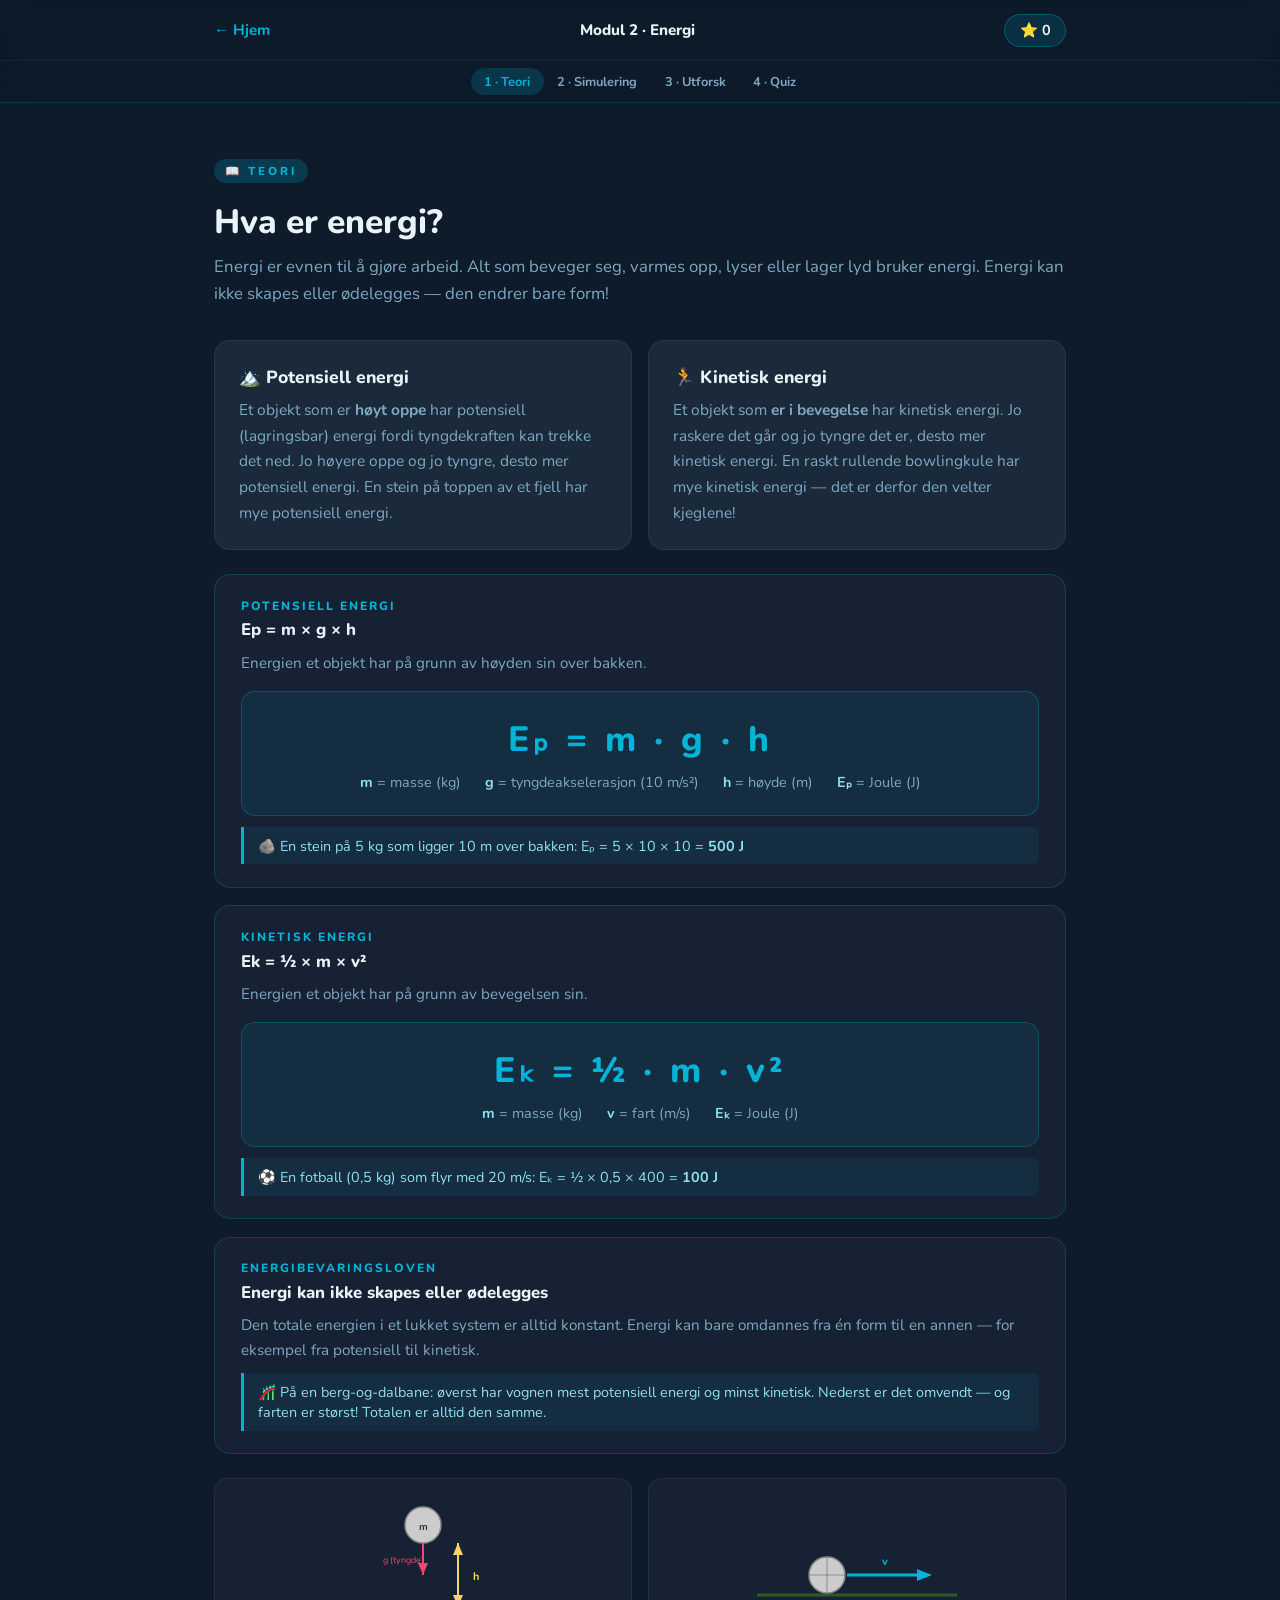
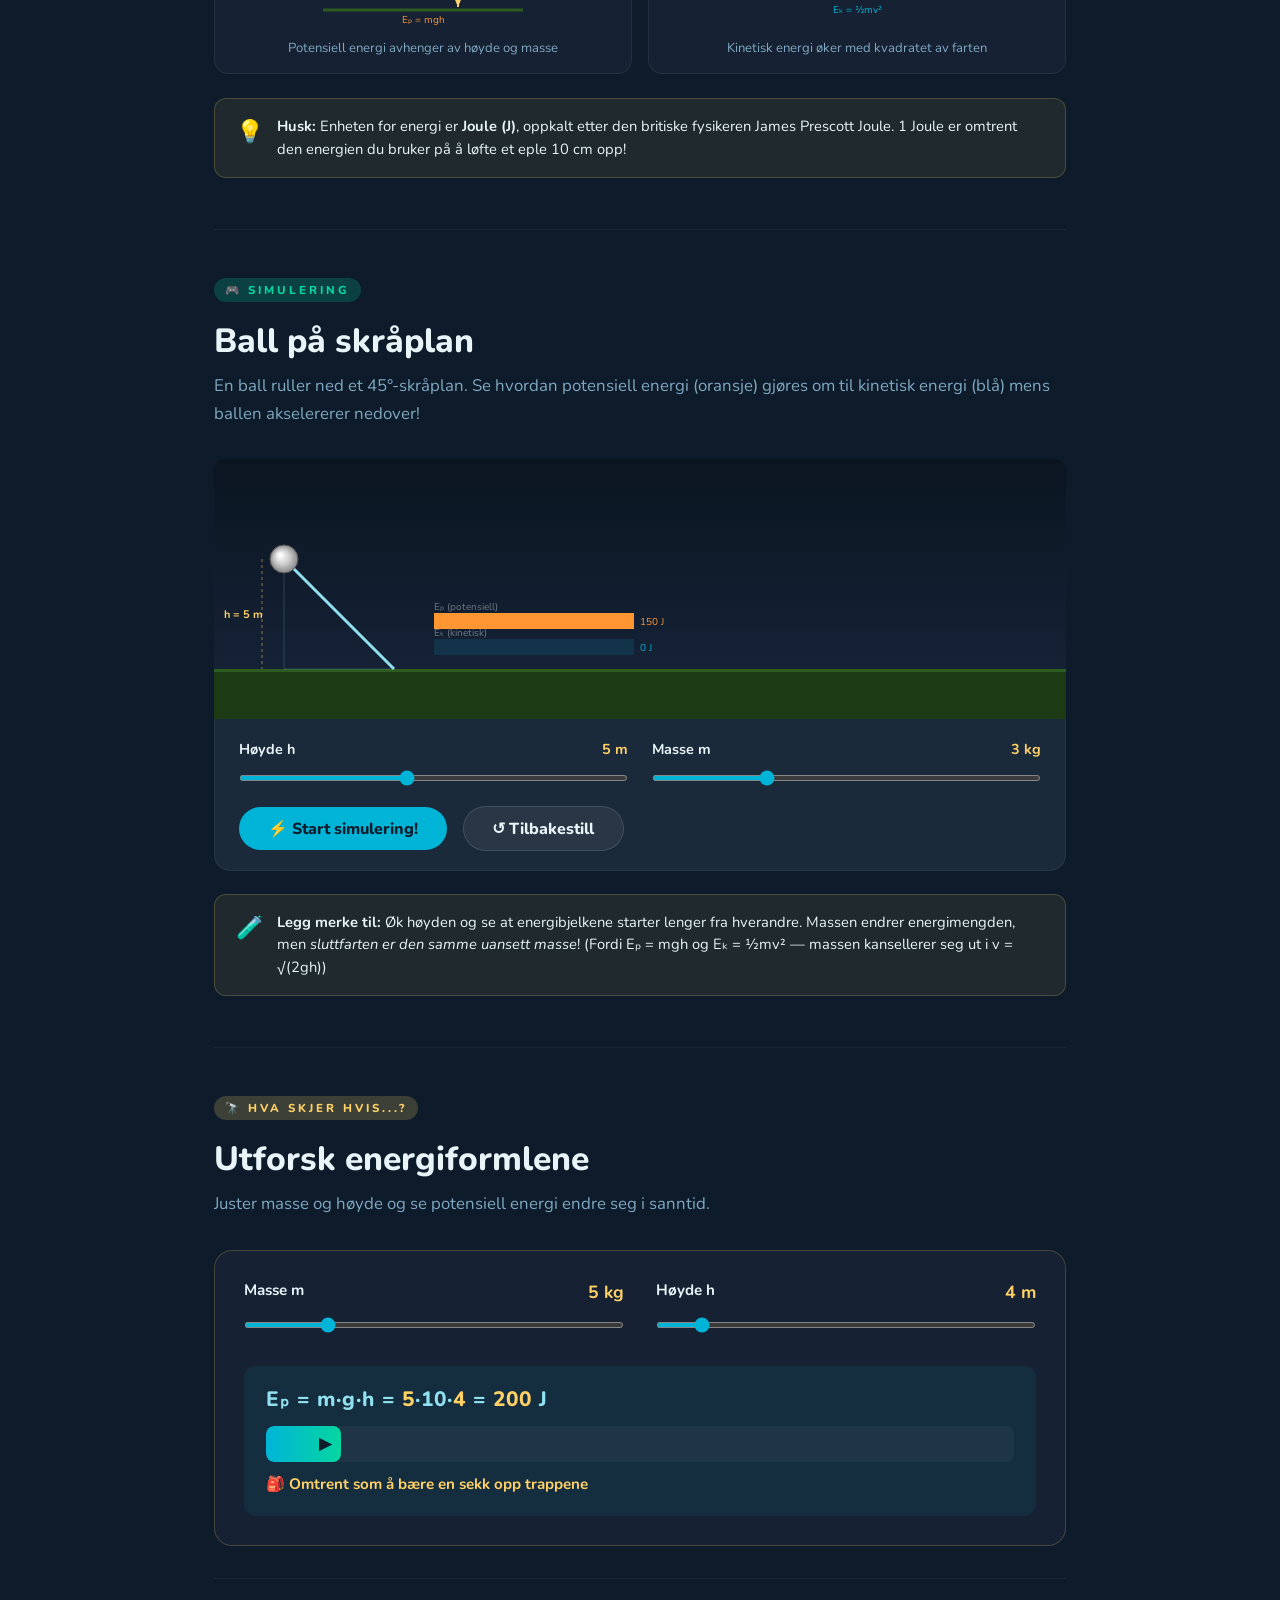
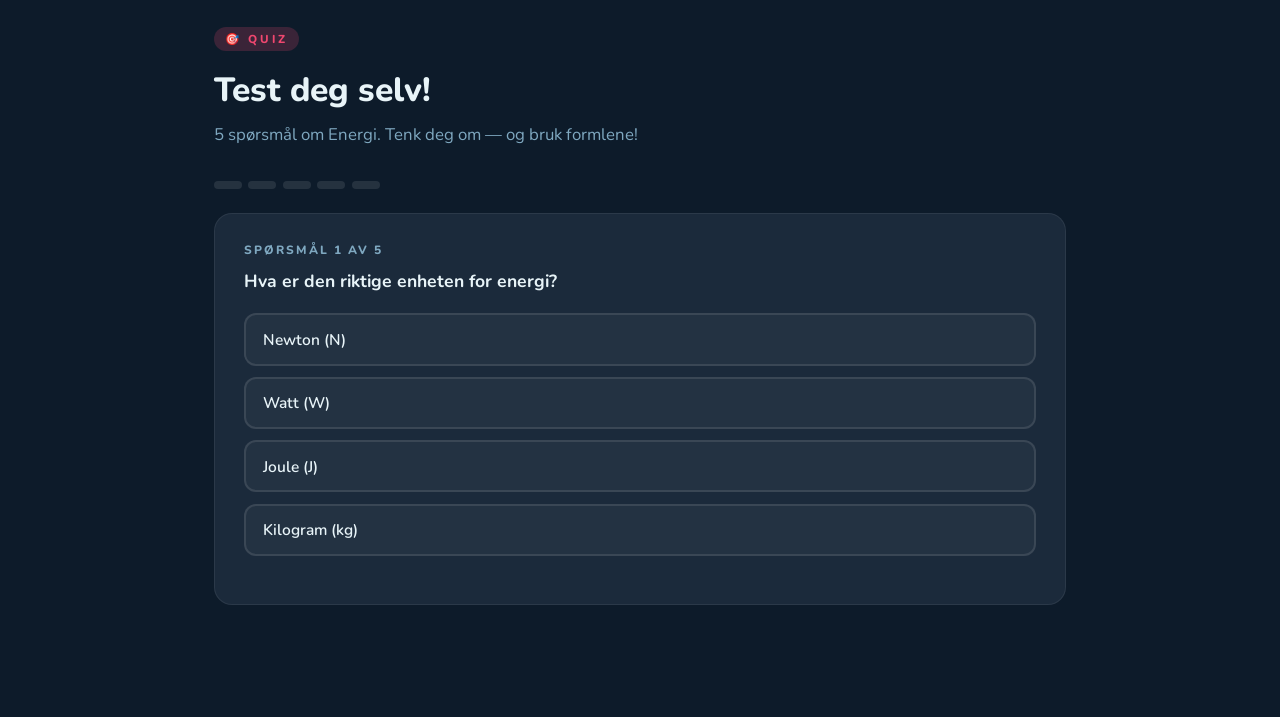
<file: modul2/index.html>
<!DOCTYPE html>
<html lang="no">
<head>
  <meta charset="UTF-8">
  <meta name="viewport" content="width=device-width, initial-scale=1.0">
  <title>Modul 2: Energi – FysikkLab</title>
  <link href="https://fonts.googleapis.com/css2?family=Nunito:wght@400;600;700;800&display=swap" rel="stylesheet">
  <link rel="stylesheet" href="../css/modules.css">
</head>
<body>

<header>
  <div class="hdr-top">
    <a href="../" class="back-link">← Hjem</a>
    <div class="hdr-title">Modul 2 · Energi</div>
    <div class="hdr-pts">⭐ <span id="pts">0</span></div>
  </div>
  <div class="step-nav">
    <button class="step-btn active" onclick="scrollTo('teori')">1 · Teori</button>
    <button class="step-btn" onclick="scrollTo('simulering')">2 · Simulering</button>
    <button class="step-btn" onclick="scrollTo('utforsk')">3 · Utforsk</button>
    <button class="step-btn" onclick="scrollTo('quiz')">4 · Quiz</button>
  </div>
</header>

<div class="page">

  <!-- ============================================================ -->
  <!-- TEORI                                                        -->
  <!-- ============================================================ -->
  <section class="section" id="teori">
    <div class="section-tag tag-blue">📖 Teori</div>
    <h2>Hva er energi?</h2>
    <p class="lead">
      Energi er evnen til å gjøre arbeid. Alt som beveger seg, varmes opp, lyser eller lager lyd
      bruker energi. Energi kan ikke skapes eller ødelegges — den endrer bare form!
    </p>

    <div class="card-grid">
      <div class="card">
        <h3>🏔️ Potensiell energi</h3>
        <p>
          Et objekt som er <strong>høyt oppe</strong> har potensiell (lagringsbar) energi fordi
          tyngdekraften kan trekke det ned. Jo høyere oppe og jo tyngre, desto mer potensiell energi.
          En stein på toppen av et fjell har mye potensiell energi.
        </p>
      </div>
      <div class="card">
        <h3>🏃 Kinetisk energi</h3>
        <p>
          Et objekt som <strong>er i bevegelse</strong> har kinetisk energi. Jo raskere det går
          og jo tyngre det er, desto mer kinetisk energi. En raskt rullende bowlingkule
          har mye kinetisk energi — det er derfor den velter kjeglene!
        </p>
      </div>
    </div>

    <div class="law-card">
      <div class="law-number">Potensiell energi</div>
      <h3>Ep = m × g × h</h3>
      <p>Energien et objekt har på grunn av høyden sin over bakken.</p>
      <div class="formula-box" style="margin:1rem 0 0">
        <div class="formula" style="font-size:clamp(1.4rem,4vw,2.2rem)">Eₚ = m · g · h</div>
        <div class="formula-explain">
          <div class="fe-item"><span>m</span> = masse (kg)</div>
          <div class="fe-item"><span>g</span> = tyngdeakselerasjon (10 m/s²)</div>
          <div class="fe-item"><span>h</span> = høyde (m)</div>
          <div class="fe-item"><span>Eₚ</span> = Joule (J)</div>
        </div>
      </div>
      <div class="law-example">
        🪨 En stein på 5 kg som ligger 10 m over bakken: Eₚ = 5 × 10 × 10 = <strong>500 J</strong>
      </div>
    </div>

    <div class="law-card">
      <div class="law-number">Kinetisk energi</div>
      <h3>Ek = ½ × m × v²</h3>
      <p>Energien et objekt har på grunn av bevegelsen sin.</p>
      <div class="formula-box" style="margin:1rem 0 0">
        <div class="formula" style="font-size:clamp(1.4rem,4vw,2.2rem)">Eₖ = ½ · m · v²</div>
        <div class="formula-explain">
          <div class="fe-item"><span>m</span> = masse (kg)</div>
          <div class="fe-item"><span>v</span> = fart (m/s)</div>
          <div class="fe-item"><span>Eₖ</span> = Joule (J)</div>
        </div>
      </div>
      <div class="law-example">
        ⚽ En fotball (0,5 kg) som flyr med 20 m/s: Eₖ = ½ × 0,5 × 400 = <strong>100 J</strong>
      </div>
    </div>

    <div class="law-card">
      <div class="law-number">Energibevaringsloven</div>
      <h3>Energi kan ikke skapes eller ødelegges</h3>
      <p>
        Den totale energien i et lukket system er alltid konstant. Energi kan bare
        omdannes fra én form til en annen — for eksempel fra potensiell til kinetisk.
      </p>
      <div class="law-example">
        🎢 På en berg-og-dalbane: øverst har vognen mest potensiell energi og minst kinetisk.
        Nederst er det omvendt — og farten er størst! Totalen er alltid den samme.
      </div>
    </div>

    <div class="diagram-row">
      <div class="diagram-box">
        <svg viewBox="0 0 220 130" xmlns="http://www.w3.org/2000/svg">
          <!-- Ground -->
          <line x1="10" y1="115" x2="210" y2="115" stroke="#2d5c20" stroke-width="3"/>
          <!-- Ball at height -->
          <circle cx="110" cy="30" r="18" fill="#ccc" stroke="#888" stroke-width="1.5"/>
          <text x="110" y="35" text-anchor="middle" fill="#333" font-size="10" font-weight="bold">m</text>
          <!-- Height arrow -->
          <line x1="145" y1="48" x2="145" y2="112" stroke="#ffd166" stroke-width="2"/>
          <polygon points="145,48 140,60 150,60" fill="#ffd166"/>
          <polygon points="145,112 140,100 150,100" fill="#ffd166"/>
          <text x="160" y="85" fill="#ffd166" font-size="11" font-weight="bold">h</text>
          <!-- Label -->
          <text x="110" y="128" text-anchor="middle" fill="#ff9632" font-size="10">Eₚ = mgh</text>
          <!-- Gravity arrow -->
          <line x1="110" y1="48" x2="110" y2="80" stroke="#ef476f" stroke-width="2"/>
          <polygon points="110,80 105,68 115,68" fill="#ef476f"/>
          <text x="70" y="68" fill="#ef476f" font-size="9">g (tyngde)</text>
        </svg>
        <p>Potensiell energi avhenger av høyde og masse</p>
      </div>
      <div class="diagram-box">
        <svg viewBox="0 0 220 130" xmlns="http://www.w3.org/2000/svg">
          <!-- Ground -->
          <line x1="10" y1="100" x2="210" y2="100" stroke="#2d5c20" stroke-width="3"/>
          <!-- Ball rolling -->
          <circle cx="80" cy="80" r="18" fill="#ccc" stroke="#888" stroke-width="1.5"/>
          <!-- Velocity arrow -->
          <line x1="100" y1="80" x2="170" y2="80" stroke="#00b4d8" stroke-width="3"/>
          <polygon points="170,74 185,80 170,86" fill="#00b4d8"/>
          <text x="135" y="70" fill="#00b4d8" font-size="11" font-weight="bold">v</text>
          <!-- Label -->
          <text x="110" y="118" text-anchor="middle" fill="#00b4d8" font-size="10">Eₖ = ½mv²</text>
          <!-- Rotation marks -->
          <line x1="80" y1="62" x2="80" y2="98" stroke="rgba(0,0,0,0.3)" stroke-width="1"/>
          <line x1="62" y1="80" x2="98" y2="80" stroke="rgba(0,0,0,0.3)" stroke-width="1"/>
        </svg>
        <p>Kinetisk energi øker med kvadratet av farten</p>
      </div>
    </div>

    <div class="fact-banner">
      <div class="icon">💡</div>
      <div>
        <strong>Husk:</strong> Enheten for energi er <strong>Joule (J)</strong>, oppkalt etter den britiske fysikeren
        James Prescott Joule. 1 Joule er omtrent den energien du bruker på å løfte et eple 10 cm opp!
      </div>
    </div>
  </section>


  <!-- ============================================================ -->
  <!-- SIMULERING                                                   -->
  <!-- ============================================================ -->
  <section class="section" id="simulering">
    <div class="section-tag tag-green">🎮 Simulering</div>
    <h2>Ball på skråplan</h2>
    <p class="lead">
      En ball ruller ned et 45°-skråplan. Se hvordan potensiell energi (oransje) gjøres om
      til kinetisk energi (blå) mens ballen akselererer nedover!
    </p>

    <div class="sim-canvas-wrap">
      <canvas id="sim-canvas" height="260"></canvas>
    </div>
    <div class="sim-controls">
      <div class="slider-row">
        <div class="slider-group">
          <label>Høyde h <span id="sim-h-val">5 m</span></label>
          <input type="range" id="sim-h" min="2" max="9" value="5" step="1">
        </div>
        <div class="slider-group">
          <label>Masse m <span id="sim-m-val">3 kg</span></label>
          <input type="range" id="sim-m" min="1" max="8" value="3" step="1">
        </div>
      </div>
      <div class="sim-btn-row">
        <button class="btn btn-primary" id="sim-start">⚡ Start simulering!</button>
        <button class="btn btn-secondary" id="sim-reset">↺ Tilbakestill</button>
        <div id="sim-result"></div>
      </div>
    </div>

    <div class="fact-banner" style="margin-top:1.4rem">
      <div class="icon">🧪</div>
      <div>
        <strong>Legg merke til:</strong> Øk høyden og se at energibjelkene starter lenger fra hverandre.
        Massen endrer energimengden, men <em>sluttfarten er den samme uansett masse</em>!
        (Fordi Eₚ = mgh og Eₖ = ½mv² — massen kansellerer seg ut i v = √(2gh))
      </div>
    </div>
  </section>


  <!-- ============================================================ -->
  <!-- UTFORSK                                                      -->
  <!-- ============================================================ -->
  <section class="section" id="utforsk">
    <div class="section-tag tag-yellow">🔭 Hva skjer hvis...?</div>
    <h2>Utforsk energiformlene</h2>
    <p class="lead">Juster masse og høyde og se potensiell energi endre seg i sanntid.</p>

    <div class="explorer-box">
      <div class="explorer-sliders">
        <div class="exp-slider">
          <label>Masse m <span class="val" id="exp-m-val">5 kg</span></label>
          <input type="range" id="exp-m" min="1" max="20" value="5" step="1">
        </div>
        <div class="exp-slider">
          <label>Høyde h <span class="val" id="exp-h-val">4 m</span></label>
          <input type="range" id="exp-h" min="1" max="30" value="4" step="1">
        </div>
      </div>
      <div class="exp-result">
        <div class="exp-formula-line" id="exp-formula">
          Eₚ = m·g·h = <span class="hi">5</span>·10·<span class="hi">4</span> = <span class="hi">200</span> J
        </div>
        <div class="arrow-track">
          <div class="arrow-fill" id="exp-arrow" style="width:20%"></div>
        </div>
        <div class="exp-context" id="exp-context">🍎 Omtrent 200 ganger å løfte et eple 10 cm!</div>
      </div>
    </div>
  </section>


  <!-- ============================================================ -->
  <!-- QUIZ                                                         -->
  <!-- ============================================================ -->
  <section class="section" id="quiz">
    <div class="section-tag tag-pink">🎯 Quiz</div>
    <h2>Test deg selv!</h2>
    <p class="lead">5 spørsmål om Energi. Tenk deg om — og bruk formlene!</p>
    <div class="quiz-progress" id="quiz-dots"></div>

    <div class="question-card active" id="q0">
      <div class="q-number">Spørsmål 1 av 5</div>
      <div class="q-text">Hva er den riktige enheten for energi?</div>
      <div class="options" id="opts0"></div>
      <div class="q-explanation" id="exp0">Energi måles i <strong>Joule (J)</strong>, oppkalt etter James Prescott Joule. Newton (N) er kraft, Watt (W) er effekt.</div>
      <div class="q-nav"><button class="btn btn-primary" id="next0" style="display:none" onclick="nextQ(1)">Neste →</button></div>
    </div>

    <div class="question-card" id="q1">
      <div class="q-number">Spørsmål 2 av 5</div>
      <div class="q-text">En stein med masse 2 kg ligger 5 m over bakken (g = 10 m/s²). Hva er den potensielle energien?</div>
      <div class="options" id="opts1"></div>
      <div class="q-explanation" id="exp1">Eₚ = m·g·h = 2 × 10 × 5 = <strong>100 J</strong>. Husk: masse ganger tyngdeakselerasjon ganger høyde.</div>
      <div class="q-nav"><button class="btn btn-primary" id="next1" style="display:none" onclick="nextQ(2)">Neste →</button></div>
    </div>

    <div class="question-card" id="q2">
      <div class="q-number">Spørsmål 3 av 5</div>
      <div class="q-text">Hva skjer med kinetisk energi hvis du dobler farten (men holder massen konstant)?</div>
      <div class="options" id="opts2"></div>
      <div class="q-explanation" id="exp2">Eₖ = ½mv². Siden v er i annen potens, dobler vi v → v² firedobles → <strong>Eₖ firedobles</strong>. Fart er veldig viktig for kinetisk energi!</div>
      <div class="q-nav"><button class="btn btn-primary" id="next2" style="display:none" onclick="nextQ(3)">Neste →</button></div>
    </div>

    <div class="question-card" id="q3">
      <div class="q-number">Spørsmål 4 av 5</div>
      <div class="q-text">En ball trilles fra toppen av et skråplan. Hva skjer med energien underveis?</div>
      <div class="options" id="opts3"></div>
      <div class="q-explanation" id="exp3">Potensiell energi gjøres gradvis om til <strong>kinetisk energi</strong>. Den totale energimengden er konstant — dette er energibevaringsloven.</div>
      <div class="q-nav"><button class="btn btn-primary" id="next3" style="display:none" onclick="nextQ(4)">Neste →</button></div>
    </div>

    <div class="question-card" id="q4">
      <div class="q-number">Spørsmål 5 av 5</div>
      <div class="q-text">Hva sier energibevaringsloven?</div>
      <div class="options" id="opts4"></div>
      <div class="q-explanation" id="exp4">Energibevaringsloven sier at <strong>energi ikke kan skapes eller ødelegges</strong> — den kan bare omdannes fra én form til en annen.</div>
      <div class="q-nav"><button class="btn btn-primary" id="next4" style="display:none" onclick="showCompletion()">Se resultatet! 🎉</button></div>
    </div>
  </section>

  <!-- COMPLETION -->
  <section class="section" id="completion">
    <div class="completion-box">
      <div style="font-size:3rem">🎉</div>
      <h2 id="comp-title">Bra jobba!</h2>
      <div class="big-stars" id="comp-stars">☆☆☆</div>
      <div class="score-display" id="comp-score">0 <span>/ 5</span></div>
      <p id="comp-msg">Du har fullført Modul 2!</p>
      <div class="comp-btns">
        <button class="btn btn-secondary" onclick="retryQuiz()">↺ Prøv igjen</button>
        <a href="../" class="btn btn-secondary">← Forsiden</a>
        <a href="../modul3/" class="btn btn-primary">Neste modul →</a>
      </div>
    </div>
  </section>

</div><!-- /page -->

<script>
const MODULE_NUM = 2;
const NEXT_MODULE = '../modul3/';

/* ---- Points ---- */
let sessionPts = +localStorage.getItem('fl_points') || 0;
document.getElementById('pts').textContent = sessionPts;
function addPts(n) { sessionPts += n; localStorage.setItem('fl_points', sessionPts); document.getElementById('pts').textContent = sessionPts; }

function scrollTo(id) { document.getElementById(id).scrollIntoView({ behavior:'smooth', block:'start' }); }

const stepSections = ['teori','simulering','utforsk','quiz'];
const stepBtns = document.querySelectorAll('.step-btn');
window.addEventListener('scroll', () => {
  let cur = 0;
  stepSections.forEach((id,i) => { const el = document.getElementById(id); if (el && el.getBoundingClientRect().top < 120) cur = i; });
  stepBtns.forEach((b,i) => b.classList.toggle('active', i === cur));
});

/* ================================================================ */
/* SIMULATION — Ball on 45° ramp                                    */
/* ================================================================ */
const canvas = document.getElementById('sim-canvas');
const ctx    = canvas.getContext('2d');
const G = 10, H_SCALE = 22, BALL_R = 14;
const SIN45 = Math.SQRT1_2, A_RAMP = G * SIN45;

function resize() { canvas.width = canvas.parentElement.clientWidth || 800; }
resize(); window.addEventListener('resize', () => { resize(); drawInitial(); });

function geom(h) {
  const gY = canvas.height - 50;
  const sx = 70, sy = gY - h * H_SCALE;
  const ex = sx + h * H_SCALE, ey = gY;
  const Lm = h * Math.SQRT2;
  return { sx, sy, ex, ey, gY, Lm };
}

function drawScene(h, m, prog) {
  const W = canvas.width, H = canvas.height;
  const g = geom(h);
  const { sx, sy, ex, ey, gY } = g;
  ctx.clearRect(0, 0, W, H);

  // Background
  const sky = ctx.createLinearGradient(0,0,0,gY);
  sky.addColorStop(0,'#0a1520'); sky.addColorStop(1,'#152236');
  ctx.fillStyle = sky; ctx.fillRect(0,0,W,gY);

  // Ground
  ctx.fillStyle = '#1c3a14'; ctx.fillRect(0,gY,W,H-gY);
  ctx.fillStyle = '#2d5c20'; ctx.fillRect(0,gY,W,3);

  // Ramp surface
  ctx.strokeStyle = '#90e0ef'; ctx.lineWidth = 3;
  ctx.beginPath(); ctx.moveTo(sx,sy); ctx.lineTo(ex,ey); ctx.stroke();

  // Ramp support triangle
  ctx.strokeStyle = 'rgba(144,224,239,0.2)'; ctx.lineWidth = 1;
  ctx.beginPath(); ctx.moveTo(sx,sy); ctx.lineTo(sx,gY); ctx.lineTo(ex,gY); ctx.closePath(); ctx.stroke();

  // Height label
  ctx.strokeStyle = 'rgba(255,209,102,0.5)'; ctx.lineWidth=1; ctx.setLineDash([3,3]);
  ctx.beginPath(); ctx.moveTo(sx-22,sy); ctx.lineTo(sx-22,gY); ctx.stroke();
  ctx.setLineDash([]);
  ctx.fillStyle='#ffd166'; ctx.font='bold 11px Nunito';
  ctx.fillText(`h = ${h} m`, sx-60, (sy+gY)/2+4);

  // Ball position
  const bx = sx + prog*(ex-sx), by = sy + prog*(ey-sy);
  const bg = ctx.createRadialGradient(bx-4,by-4,1,bx,by,BALL_R);
  bg.addColorStop(0,'#fff'); bg.addColorStop(0.5,'#ccc'); bg.addColorStop(1,'#888');
  ctx.beginPath(); ctx.arc(bx,by,BALL_R,0,Math.PI*2);
  ctx.fillStyle = bg; ctx.fill();
  ctx.strokeStyle='#555'; ctx.lineWidth=1; ctx.stroke();

  // Energy bars
  const barArea = W > 500 ? ex + 40 : 10;
  const barW = Math.min(W - barArea - 90, 200);
  if (barW > 60) {
    const bH = 16, curH = h*(1-prog);
    const Ep = m*G*curH, Etot = m*G*h, Ek = Etot - Ep;
    const by2 = gY - 30, by1 = by2 - 26;

    ctx.fillStyle='rgba(255,150,50,0.12)'; ctx.fillRect(barArea,by1,barW,bH);
    ctx.fillStyle='#ff9632'; ctx.fillRect(barArea,by1,barW*(Ep/Etot),bH);
    ctx.fillStyle='rgba(255,255,255,0.4)'; ctx.font='10px Nunito';
    ctx.fillText('Eₚ (potensiell)',barArea,by1-3);
    ctx.fillStyle='#ff9632'; ctx.fillText(`${Ep.toFixed(0)} J`,barArea+barW+6,by1+12);

    ctx.fillStyle='rgba(0,180,216,0.12)'; ctx.fillRect(barArea,by2,barW,bH);
    ctx.fillStyle='#00b4d8'; ctx.fillRect(barArea,by2,barW*(Ek/Etot),bH);
    ctx.fillStyle='rgba(255,255,255,0.4)'; ctx.fillText('Eₖ (kinetisk)',barArea,by2-3);
    ctx.fillStyle='#00b4d8'; ctx.fillText(`${Ek.toFixed(0)} J`,barArea+barW+6,by2+12);
  }

  // Velocity during / after
  if (prog > 0.05) {
    const v = Math.sqrt(2*G*h*prog);
    ctx.fillStyle='rgba(255,255,255,0.6)'; ctx.font='bold 12px Nunito';
    ctx.fillText(`v = ${v.toFixed(1)} m/s`, 12, 24);
  }
}

function drawInitial() {
  const h = +document.getElementById('sim-h').value;
  const m = +document.getElementById('sim-m').value;
  drawScene(h, m, 0);
}
drawInitial();

document.getElementById('sim-h').addEventListener('input', e => {
  document.getElementById('sim-h-val').textContent = e.target.value + ' m'; drawInitial();
});
document.getElementById('sim-m').addEventListener('input', e => {
  document.getElementById('sim-m-val').textContent = e.target.value + ' kg'; drawInitial();
});

let animId = null;
document.getElementById('sim-start').addEventListener('click', () => {
  if (animId) return;
  const h = +document.getElementById('sim-h').value;
  const m = +document.getElementById('sim-m').value;
  const Lm = h * Math.SQRT2;
  const Ttotal = Math.sqrt(2*Lm / A_RAMP);
  let t = 0, last = null;
  document.getElementById('sim-result').style.display = 'none';
  document.getElementById('sim-start').disabled = true;

  animId = requestAnimationFrame(function step(ts) {
    if (!last) last = ts;
    t += (ts-last)/1000; last = ts;
    const prog = Math.min((t/Ttotal)**2, 1);
    drawScene(h, m, prog);
    if (prog < 1) { animId = requestAnimationFrame(step); }
    else {
      animId = null;
      document.getElementById('sim-start').disabled = false;
      const vf = Math.sqrt(2*G*h);
      const el = document.getElementById('sim-result');
      el.style.display = 'block';
      el.textContent = `✅ Sluttfart: ${vf.toFixed(1)} m/s  |  Eₚ → Eₖ = ${(m*G*h).toFixed(0)} J`;
    }
  });
});

document.getElementById('sim-reset').addEventListener('click', () => {
  if (animId) { cancelAnimationFrame(animId); animId = null; }
  document.getElementById('sim-start').disabled = false;
  document.getElementById('sim-result').style.display = 'none';
  drawInitial();
});

/* ================================================================ */
/* EXPLORER                                                          */
/* ================================================================ */
function updateExplorer() {
  const m = +document.getElementById('exp-m').value;
  const h = +document.getElementById('exp-h').value;
  document.getElementById('exp-m-val').textContent = m + ' kg';
  document.getElementById('exp-h-val').textContent = h + ' m';
  const Ep = m * G * h;
  document.getElementById('exp-formula').innerHTML =
    `Eₚ = m·g·h = <span class="hi">${m}</span>·10·<span class="hi">${h}</span> = <span class="hi">${Ep}</span> J`;
  document.getElementById('exp-arrow').style.width = Math.min(Ep/2000*100, 100) + '%';
  let ctx2 = '';
  if      (Ep < 50)   ctx2 = '🪶 Veldig lite energi — som å løfte en fjær';
  else if (Ep < 200)  ctx2 = '🍎 Omtrent som å løfte noen epler opp i hylla';
  else if (Ep < 1000) ctx2 = '🎒 Omtrent som å bære en sekk opp trappene';
  else if (Ep < 5000) ctx2 = '🚗 Omtrent som å skyve en bil noen meter';
  else                ctx2 = '🚂 Enorm energi — som et tog i full fart!';
  document.getElementById('exp-context').textContent = ctx2;
}
document.getElementById('exp-m').addEventListener('input', updateExplorer);
document.getElementById('exp-h').addEventListener('input', updateExplorer);
updateExplorer();

/* ================================================================ */
/* QUIZ                                                              */
/* ================================================================ */
const questions = [
  { opts:['Newton (N)','Watt (W)','Joule (J)','Kilogram (kg)'],                                              correct:2 },
  { opts:['10 J','50 J','100 J','200 J'],                                                                     correct:2 },
  { opts:['Dobles','Firedobles','Halveres','Forblir den samme'],                                              correct:1 },
  { opts:['Kinetisk energi gjøres om til potensiell','Potensiell energi gjøres om til kinetisk','Energien forsvinner','Massen øker'], correct:1 },
  { opts:['Energi kan skapes av varme','Energi forsvinner i vakuum','Energi kan ikke skapes eller ødelegges, bare omdannes','Energi er alltid kinetisk'], correct:2 }
];

let answers = new Array(5).fill(null), score = 0;
const dotsEl = document.getElementById('quiz-dots');
questions.forEach((_,i) => { const d=document.createElement('div'); d.className='qp-dot'; d.id='dot'+i; dotsEl.appendChild(d); });
questions.forEach((q,qi) => {
  const c = document.getElementById('opts'+qi);
  q.opts.forEach((txt,oi) => {
    const b = document.createElement('button'); b.className='option-btn'; b.textContent=txt;
    b.addEventListener('click', () => answerQ(qi,oi)); c.appendChild(b);
  });
});

function answerQ(qi, chosen) {
  if (answers[qi] !== null) return;
  answers[qi] = chosen;
  const btns = document.getElementById('opts'+qi).querySelectorAll('.option-btn');
  btns.forEach((b,i) => { b.disabled=true; if(i===questions[qi].correct) b.classList.add('correct'); if(i===chosen&&chosen!==questions[qi].correct) b.classList.add('wrong'); });
  const dot = document.getElementById('dot'+qi);
  dot.classList.add('answered');
  if (chosen === questions[qi].correct) { dot.classList.add('correct'); score++; addPts(20); }
  else dot.classList.add('wrong');
  document.getElementById('exp'+qi).style.display = 'block';
  document.getElementById('next'+qi).style.display = 'inline-block';
}

function nextQ(qi) {
  document.getElementById('q'+(qi-1)).classList.remove('active');
  document.getElementById('q'+qi).classList.add('active');
  document.getElementById('q'+qi).scrollIntoView({behavior:'smooth',block:'nearest'});
}

function showCompletion() {
  document.getElementById('q4').classList.remove('active');
  const st = score>=5?3:score>=3?2:1;
  const titles=['Bra forsøk! 💪','Godt jobba! 👍','Fantastisk! 🏆'];
  const msgs=['Les gjennom teorien og prøv igjen!','Nesten perfekt! Gjennomgå feilene dine.','Du mestrer energi! Klar for neste modul?'];
  document.getElementById('comp-title').textContent = titles[st-1];
  document.getElementById('comp-stars').textContent = '⭐'.repeat(st)+'☆'.repeat(3-st);
  document.getElementById('comp-score').innerHTML = score+' <span>/ 5</span>';
  document.getElementById('comp-msg').textContent = msgs[st-1];
  localStorage.setItem(`fl_m${MODULE_NUM}_stars`, st);
  localStorage.setItem('fl_points', sessionPts);
  const s = document.getElementById('completion');
  s.style.display = 'block';
  s.scrollIntoView({behavior:'smooth',block:'start'});
}

function retryQuiz() {
  answers = new Array(5).fill(null); score = 0;
  questions.forEach((_,i) => {
    document.getElementById('dot'+i).className='qp-dot';
    document.getElementById('exp'+i).style.display='none';
    document.getElementById('next'+i).style.display='none';
    document.getElementById('opts'+i).querySelectorAll('.option-btn').forEach(b => { b.disabled=false; b.className='option-btn'; });
    document.getElementById('q'+i).classList.remove('active');
  });
  document.getElementById('q0').classList.add('active');
  document.getElementById('completion').style.display='none';
  document.getElementById('quiz').scrollIntoView({behavior:'smooth',block:'start'});
}
</script>
</body>
</html>
</file>
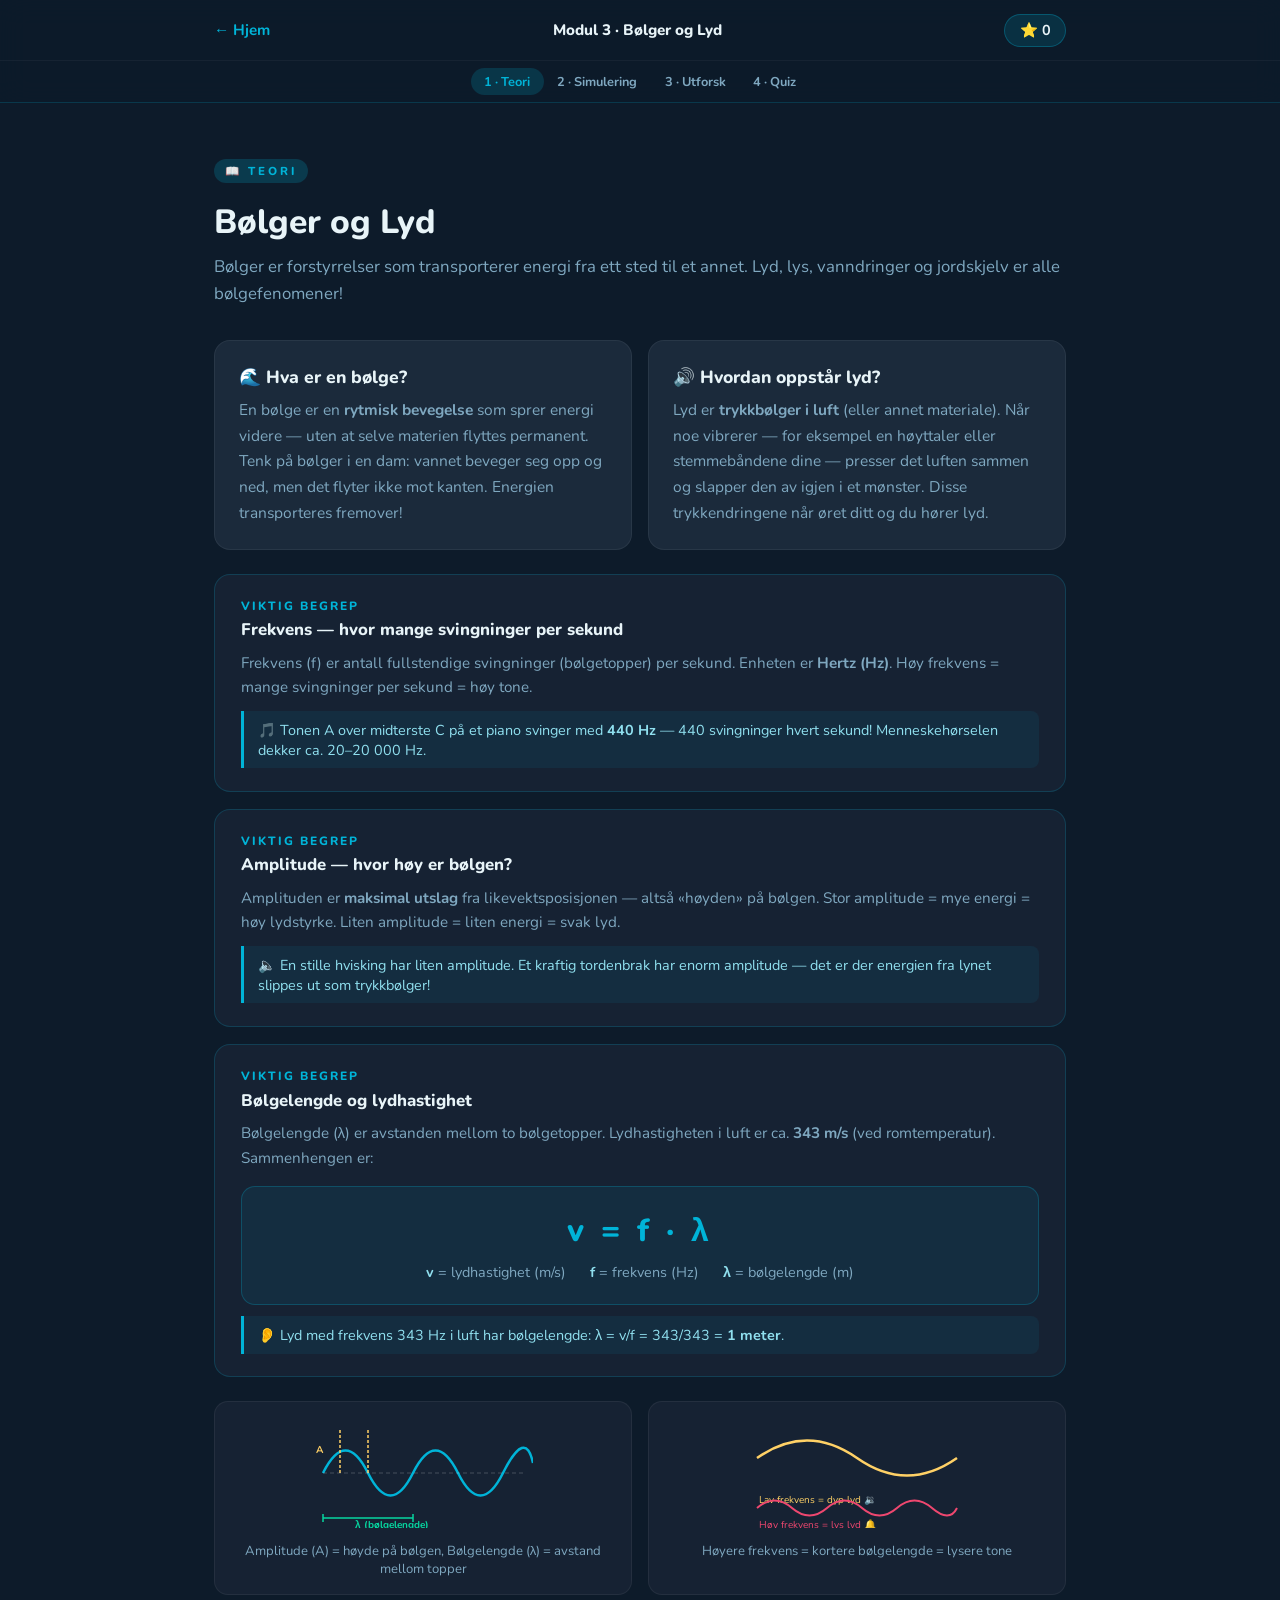
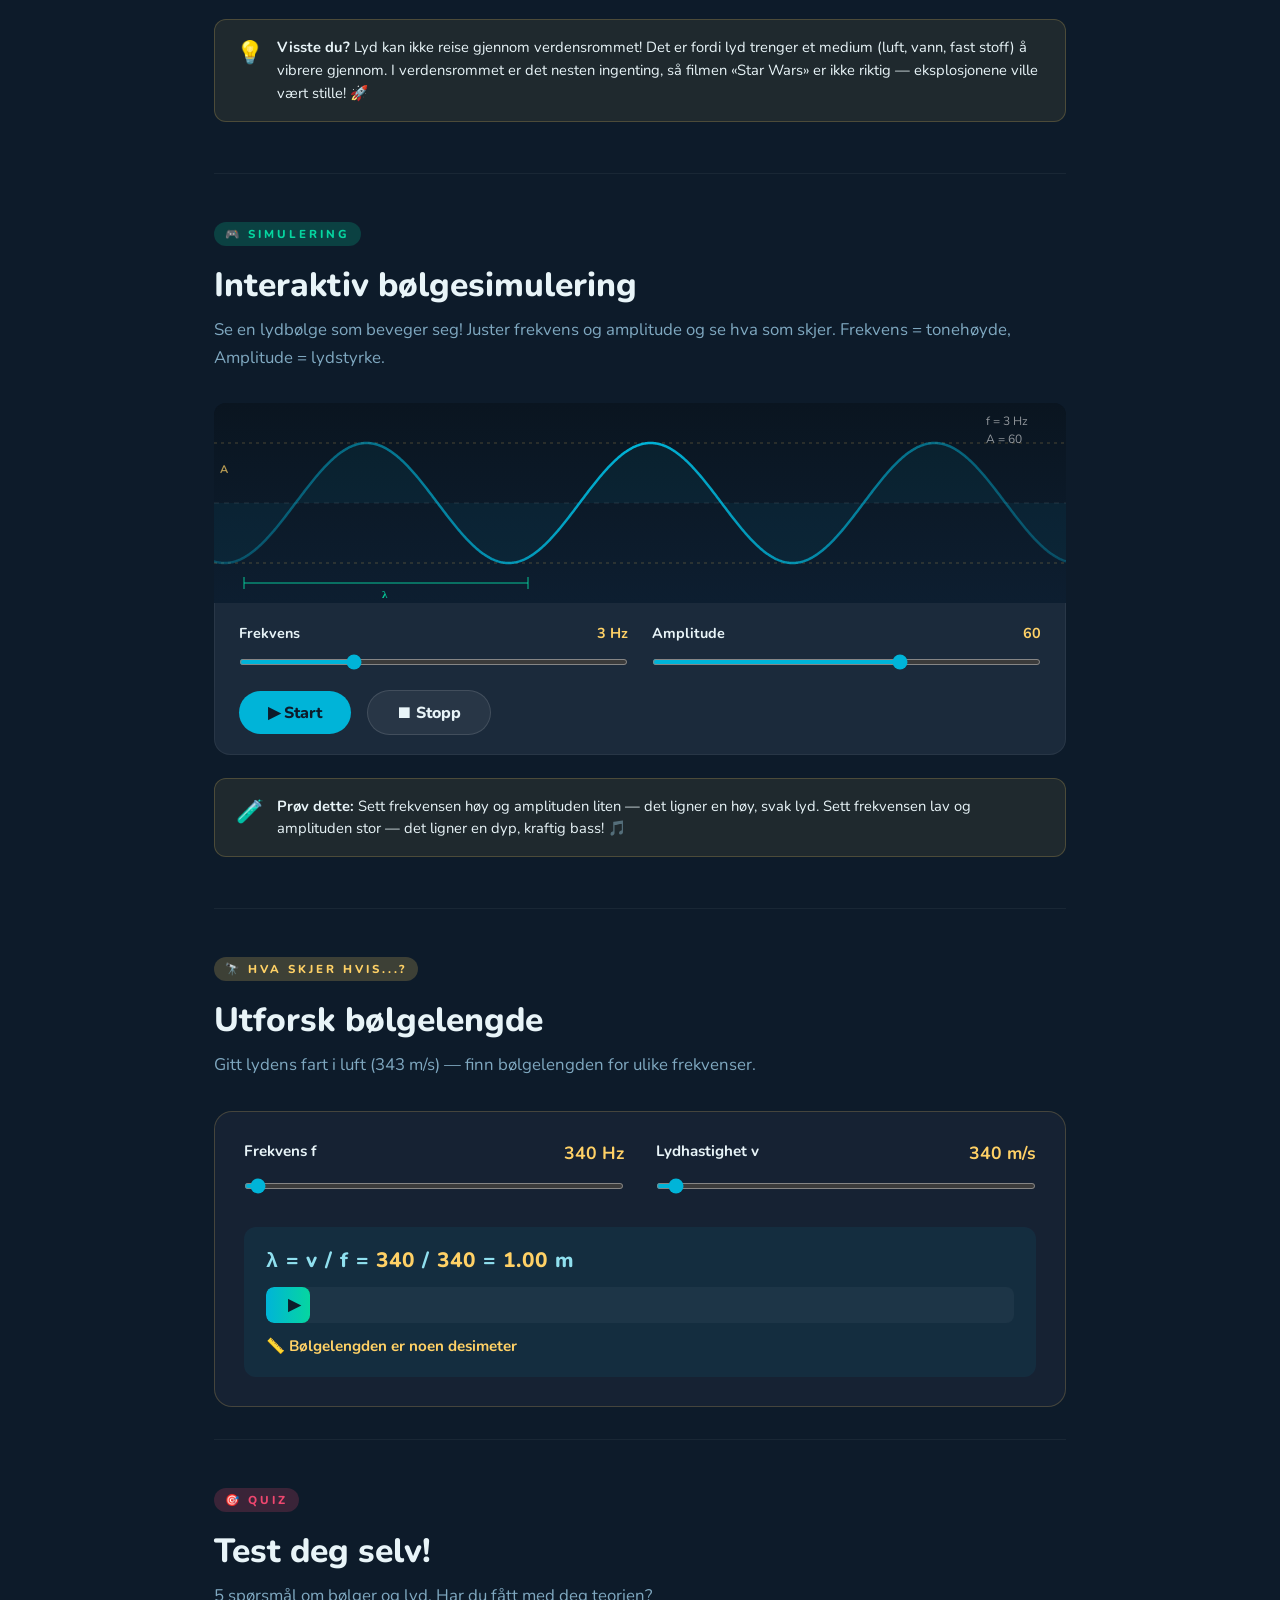
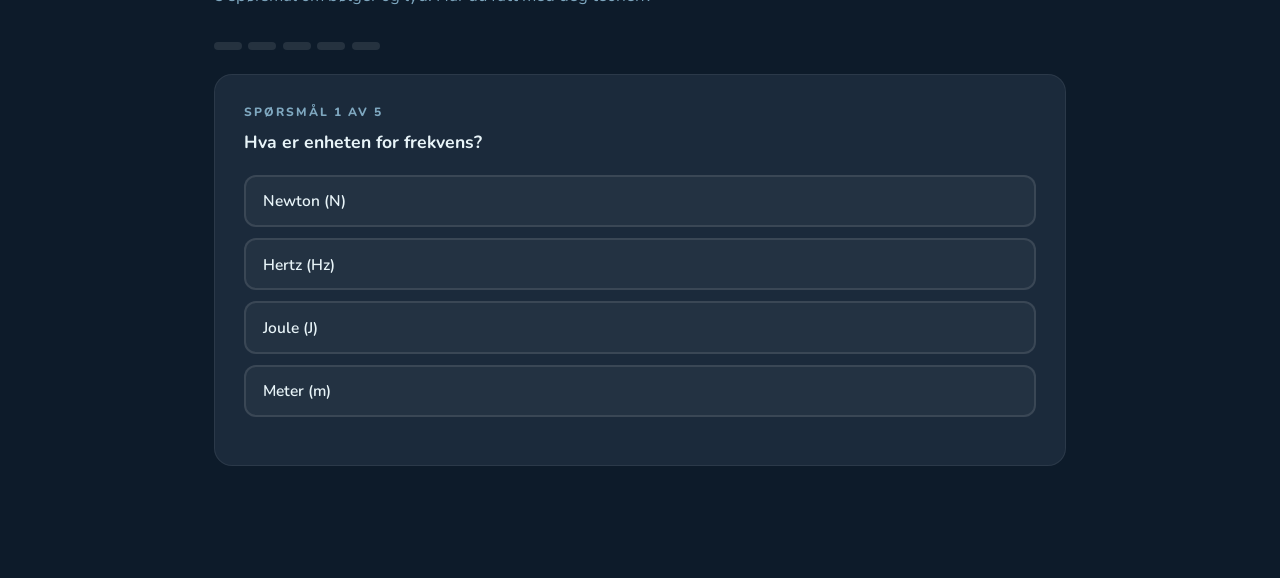
<file: modul3/index.html>
<!DOCTYPE html>
<html lang="no">
<head>
  <meta charset="UTF-8">
  <meta name="viewport" content="width=device-width, initial-scale=1.0">
  <title>Modul 3: Bølger og Lyd – FysikkLab</title>
  <link href="https://fonts.googleapis.com/css2?family=Nunito:wght@400;600;700;800&display=swap" rel="stylesheet">
  <link rel="stylesheet" href="../css/modules.css">
</head>
<body>

<header>
  <div class="hdr-top">
    <a href="../" class="back-link">← Hjem</a>
    <div class="hdr-title">Modul 3 · Bølger og Lyd</div>
    <div class="hdr-pts">⭐ <span id="pts">0</span></div>
  </div>
  <div class="step-nav">
    <button class="step-btn active" onclick="scrollTo('teori')">1 · Teori</button>
    <button class="step-btn" onclick="scrollTo('simulering')">2 · Simulering</button>
    <button class="step-btn" onclick="scrollTo('utforsk')">3 · Utforsk</button>
    <button class="step-btn" onclick="scrollTo('quiz')">4 · Quiz</button>
  </div>
</header>

<div class="page">

  <!-- ============================================================ -->
  <!-- TEORI                                                        -->
  <!-- ============================================================ -->
  <section class="section" id="teori">
    <div class="section-tag tag-blue">📖 Teori</div>
    <h2>Bølger og Lyd</h2>
    <p class="lead">
      Bølger er forstyrrelser som transporterer energi fra ett sted til et annet.
      Lyd, lys, vanndringer og jordskjelv er alle bølgefenomener!
    </p>

    <div class="card-grid">
      <div class="card">
        <h3>🌊 Hva er en bølge?</h3>
        <p>
          En bølge er en <strong>rytmisk bevegelse</strong> som sprer energi videre — uten at
          selve materien flyttes permanent. Tenk på bølger i en dam: vannet beveger seg opp og ned,
          men det flyter ikke mot kanten. Energien transporteres fremover!
        </p>
      </div>
      <div class="card">
        <h3>🔊 Hvordan oppstår lyd?</h3>
        <p>
          Lyd er <strong>trykkbølger i luft</strong> (eller annet materiale). Når noe vibrerer
          — for eksempel en høyttaler eller stemmebåndene dine — presser det luften sammen og
          slapper den av igjen i et mønster. Disse trykkendringene når øret ditt og du hører lyd.
        </p>
      </div>
    </div>

    <div class="law-card">
      <div class="law-number">Viktig begrep</div>
      <h3>Frekvens — hvor mange svingninger per sekund</h3>
      <p>
        Frekvens (f) er antall fullstendige svingninger (bølgetopper) per sekund.
        Enheten er <strong>Hertz (Hz)</strong>. Høy frekvens = mange svingninger per sekund = høy tone.
      </p>
      <div class="law-example">
        🎵 Tonen A over midterste C på et piano svinger med <strong>440 Hz</strong> — 440 svingninger hvert sekund!
        Menneskehørselen dekker ca. 20–20 000 Hz.
      </div>
    </div>

    <div class="law-card">
      <div class="law-number">Viktig begrep</div>
      <h3>Amplitude — hvor høy er bølgen?</h3>
      <p>
        Amplituden er <strong>maksimal utslag</strong> fra likevektsposisjonen — altså «høyden»
        på bølgen. Stor amplitude = mye energi = høy lydstyrke.
        Liten amplitude = liten energi = svak lyd.
      </p>
      <div class="law-example">
        🔈 En stille hvisking har liten amplitude. Et kraftig tordenbrak har enorm amplitude — det er
        der energien fra lynet slippes ut som trykkbølger!
      </div>
    </div>

    <div class="law-card">
      <div class="law-number">Viktig begrep</div>
      <h3>Bølgelengde og lydhastighet</h3>
      <p>
        Bølgelengde (λ) er avstanden mellom to bølgetopper. Lydhastigheten i luft er ca.
        <strong>343 m/s</strong> (ved romtemperatur). Sammenhengen er:
      </p>
      <div class="formula-box" style="margin:1rem 0 0">
        <div class="formula" style="font-size:clamp(1.4rem,4vw,2rem)">v = f · λ</div>
        <div class="formula-explain">
          <div class="fe-item"><span>v</span> = lydhastighet (m/s)</div>
          <div class="fe-item"><span>f</span> = frekvens (Hz)</div>
          <div class="fe-item"><span>λ</span> = bølgelengde (m)</div>
        </div>
      </div>
      <div class="law-example">
        👂 Lyd med frekvens 343 Hz i luft har bølgelengde: λ = v/f = 343/343 = <strong>1 meter</strong>.
      </div>
    </div>

    <div class="diagram-row">
      <div class="diagram-box">
        <svg viewBox="0 0 220 110" xmlns="http://www.w3.org/2000/svg">
          <!-- Sine wave -->
          <path d="M10,55 Q32.5,10 55,55 Q77.5,100 100,55 Q122.5,10 145,55 Q167.5,100 190,55 Q212.5,10 220,45" fill="none" stroke="#00b4d8" stroke-width="2.5"/>
          <!-- Amplitude arrows -->
          <line x1="55" y1="12" x2="55" y2="55" stroke="#ffd166" stroke-width="1.5" stroke-dasharray="3,2"/>
          <line x1="27" y1="55" x2="27" y2="12" stroke="#ffd166" stroke-width="1.5" stroke-dasharray="3,2"/>
          <text x="3" y="35" fill="#ffd166" font-size="10" font-weight="bold">A</text>
          <!-- Center line -->
          <line x1="10" y1="55" x2="210" y2="55" stroke="rgba(255,255,255,0.2)" stroke-width="1" stroke-dasharray="4,3"/>
          <!-- Wavelength bracket -->
          <line x1="10" y1="100" x2="100" y2="100" stroke="#06d6a0" stroke-width="1.5"/>
          <line x1="10" y1="96" x2="10" y2="104" stroke="#06d6a0" stroke-width="1.5"/>
          <line x1="100" y1="96" x2="100" y2="104" stroke="#06d6a0" stroke-width="1.5"/>
          <text x="42" y="110" fill="#06d6a0" font-size="10" font-weight="bold">λ (bølgelengde)</text>
        </svg>
        <p>Amplitude (A) = høyde på bølgen, Bølgelengde (λ) = avstand mellom topper</p>
      </div>
      <div class="diagram-box">
        <svg viewBox="0 0 220 110" xmlns="http://www.w3.org/2000/svg">
          <!-- Low frequency wave -->
          <path d="M10,40 Q60,5 110,40 Q160,75 210,40" fill="none" stroke="#ffd166" stroke-width="2.5"/>
          <text x="12" y="85" fill="#ffd166" font-size="10">Lav frekvens = dyp lyd 🔉</text>
          <!-- High frequency wave -->
          <path d="M10,90 Q27.5,75 45,90 Q62.5,105 80,90 Q97.5,75 115,90 Q132.5,105 150,90 Q167.5,75 185,90 Q202.5,105 210,90" fill="none" stroke="#ef476f" stroke-width="2"/>
          <text x="12" y="110" fill="#ef476f" font-size="10">Høy frekvens = lys lyd 🔔</text>
        </svg>
        <p>Høyere frekvens = kortere bølgelengde = lysere tone</p>
      </div>
    </div>

    <div class="fact-banner">
      <div class="icon">💡</div>
      <div>
        <strong>Visste du?</strong> Lyd kan ikke reise gjennom verdensrommet! Det er fordi lyd trenger
        et medium (luft, vann, fast stoff) å vibrere gjennom. I verdensrommet er det nesten ingenting,
        så filmen «Star Wars» er ikke riktig — eksplosjonene ville vært stille! 🚀
      </div>
    </div>
  </section>


  <!-- ============================================================ -->
  <!-- SIMULERING                                                   -->
  <!-- ============================================================ -->
  <section class="section" id="simulering">
    <div class="section-tag tag-green">🎮 Simulering</div>
    <h2>Interaktiv bølgesimulering</h2>
    <p class="lead">
      Se en lydbølge som beveger seg! Juster frekvens og amplitude og se hva som skjer.
      Frekvens = tonehøyde, Amplitude = lydstyrke.
    </p>

    <div class="sim-canvas-wrap">
      <canvas id="sim-canvas" height="200"></canvas>
    </div>
    <div class="sim-controls">
      <div class="slider-row">
        <div class="slider-group">
          <label>Frekvens <span id="sim-f-val">3 Hz</span></label>
          <input type="range" id="sim-f" min="1" max="8" value="3" step="0.5">
        </div>
        <div class="slider-group">
          <label>Amplitude <span id="sim-a-val">60</span></label>
          <input type="range" id="sim-a" min="15" max="85" value="60" step="5">
        </div>
      </div>
      <div class="sim-btn-row">
        <button class="btn btn-primary" id="sim-start">▶ Start</button>
        <button class="btn btn-secondary" id="sim-stop">⏹ Stopp</button>
        <div id="sim-result" style="display:none"></div>
      </div>
    </div>

    <div class="fact-banner" style="margin-top:1.4rem">
      <div class="icon">🧪</div>
      <div>
        <strong>Prøv dette:</strong> Sett frekvensen høy og amplituden liten — det ligner en høy, svak lyd.
        Sett frekvensen lav og amplituden stor — det ligner en dyp, kraftig bass! 🎵
      </div>
    </div>
  </section>


  <!-- ============================================================ -->
  <!-- UTFORSK                                                      -->
  <!-- ============================================================ -->
  <section class="section" id="utforsk">
    <div class="section-tag tag-yellow">🔭 Hva skjer hvis...?</div>
    <h2>Utforsk bølgelengde</h2>
    <p class="lead">Gitt lydens fart i luft (343 m/s) — finn bølgelengden for ulike frekvenser.</p>

    <div class="explorer-box">
      <div class="explorer-sliders">
        <div class="exp-slider">
          <label>Frekvens f <span class="val" id="exp-f-val">343 Hz</span></label>
          <input type="range" id="exp-f" min="20" max="20000" value="343" step="10">
        </div>
        <div class="exp-slider">
          <label>Lydhastighet v <span class="val" id="exp-v-val">343 m/s</span></label>
          <input type="range" id="exp-v" min="300" max="1500" value="343" step="10">
        </div>
      </div>
      <div class="exp-result">
        <div class="exp-formula-line" id="exp-formula">
          λ = v / f = <span class="hi">343</span> / <span class="hi">343</span> = <span class="hi">1.00</span> m
        </div>
        <div class="arrow-track">
          <div class="arrow-fill" id="exp-arrow" style="width:20%"></div>
        </div>
        <div class="exp-context" id="exp-context">📏 Bølgelengden er omtrent 1 meter!</div>
      </div>
    </div>
  </section>


  <!-- ============================================================ -->
  <!-- QUIZ                                                         -->
  <!-- ============================================================ -->
  <section class="section" id="quiz">
    <div class="section-tag tag-pink">🎯 Quiz</div>
    <h2>Test deg selv!</h2>
    <p class="lead">5 spørsmål om bølger og lyd. Har du fått med deg teorien?</p>
    <div class="quiz-progress" id="quiz-dots"></div>

    <div class="question-card active" id="q0">
      <div class="q-number">Spørsmål 1 av 5</div>
      <div class="q-text">Hva er enheten for frekvens?</div>
      <div class="options" id="opts0"></div>
      <div class="q-explanation" id="exp0">Frekvens måles i <strong>Hertz (Hz)</strong>, oppkalt etter Heinrich Hertz. 1 Hz betyr én fullstendig svingning per sekund.</div>
      <div class="q-nav"><button class="btn btn-primary" id="next0" style="display:none" onclick="nextQ(1)">Neste →</button></div>
    </div>

    <div class="question-card" id="q1">
      <div class="q-number">Spørsmål 2 av 5</div>
      <div class="q-text">Hva bestemmer lydstyrken (volumet) til en lydbølge?</div>
      <div class="options" id="opts1"></div>
      <div class="q-explanation" id="exp1">Det er <strong>amplituden</strong> som bestemmer lydstyrken. Stor amplitude = mye energi = høy lyd. Frekvensen bestemmer tonehøyden, ikke volumet.</div>
      <div class="q-nav"><button class="btn btn-primary" id="next1" style="display:none" onclick="nextQ(2)">Neste →</button></div>
    </div>

    <div class="question-card" id="q2">
      <div class="q-number">Spørsmål 3 av 5</div>
      <div class="q-text">Hva er bølgelengde?</div>
      <div class="options" id="opts2"></div>
      <div class="q-explanation" id="exp2">Bølgelengden er <strong>avstanden mellom to bølgetopper</strong> (eller to bølgedaler). Symbol: λ (lambda).</div>
      <div class="q-nav"><button class="btn btn-primary" id="next2" style="display:none" onclick="nextQ(3)">Neste →</button></div>
    </div>

    <div class="question-card" id="q3">
      <div class="q-number">Spørsmål 4 av 5</div>
      <div class="q-text">Kan lyd reise gjennom verdensrommet?</div>
      <div class="options" id="opts3"></div>
      <div class="q-explanation" id="exp3"><strong>Nei!</strong> Lyd er trykkbølger og trenger et medium — luft, vann eller fast stoff — å reise gjennom. I verdensrommet er det nesten ingenting, så lyd kan ikke forplante seg.</div>
      <div class="q-nav"><button class="btn btn-primary" id="next3" style="display:none" onclick="nextQ(4)">Neste →</button></div>
    </div>

    <div class="question-card" id="q4">
      <div class="q-number">Spørsmål 5 av 5</div>
      <div class="q-text">Hva skjer med tonehøyden (lysen/dyphet) når frekvensen øker?</div>
      <div class="options" id="opts4"></div>
      <div class="q-explanation" id="exp4">Høyere frekvens betyr <strong>høyere (lysere) tone</strong>. Et barn har gjerne en lysere stemme enn en voksen fordi stemmebåndene vibrerer raskere — altså med høyere frekvens.</div>
      <div class="q-nav"><button class="btn btn-primary" id="next4" style="display:none" onclick="showCompletion()">Se resultatet! 🎉</button></div>
    </div>
  </section>

  <!-- COMPLETION -->
  <section class="section" id="completion">
    <div class="completion-box">
      <div style="font-size:3rem">🎉</div>
      <h2 id="comp-title">Bra jobba!</h2>
      <div class="big-stars" id="comp-stars">☆☆☆</div>
      <div class="score-display" id="comp-score">0 <span>/ 5</span></div>
      <p id="comp-msg">Du har fullført Modul 3!</p>
      <div class="comp-btns">
        <button class="btn btn-secondary" onclick="retryQuiz()">↺ Prøv igjen</button>
        <a href="../" class="btn btn-secondary">← Forsiden</a>
        <a href="../modul4/" class="btn btn-primary">Neste modul →</a>
      </div>
    </div>
  </section>

</div>

<script>
const MODULE_NUM = 3;
let sessionPts = +localStorage.getItem('fl_points') || 0;
document.getElementById('pts').textContent = sessionPts;
function addPts(n) { sessionPts += n; localStorage.setItem('fl_points', sessionPts); document.getElementById('pts').textContent = sessionPts; }
function scrollTo(id) { document.getElementById(id).scrollIntoView({ behavior:'smooth', block:'start' }); }

const stepSections = ['teori','simulering','utforsk','quiz'];
const stepBtns = document.querySelectorAll('.step-btn');
window.addEventListener('scroll', () => {
  let cur=0;
  stepSections.forEach((id,i)=>{ const el=document.getElementById(id); if(el&&el.getBoundingClientRect().top<120) cur=i; });
  stepBtns.forEach((b,i)=>b.classList.toggle('active',i===cur));
});

/* ================================================================ */
/* SIMULATION — Animated wave                                        */
/* ================================================================ */
const canvas = document.getElementById('sim-canvas');
const ctx    = canvas.getContext('2d');
let waveAnimId = null, waveT = 0;

function resizeCanvas() { canvas.width = canvas.parentElement.clientWidth || 800; }
resizeCanvas(); window.addEventListener('resize', () => { resizeCanvas(); if (!waveAnimId) drawWave(); });

function drawWave() {
  const W = canvas.width, H = canvas.height;
  const cy = H / 2;
  const freq = +document.getElementById('sim-f').value;
  const amp  = +document.getElementById('sim-a').value;
  const k    = (2 * Math.PI * freq) / W;
  const omega = freq * 0.8;

  ctx.clearRect(0, 0, W, H);

  // Background gradient
  const bg = ctx.createLinearGradient(0,0,0,H);
  bg.addColorStop(0,'#0a1520'); bg.addColorStop(1,'#0d1e30');
  ctx.fillStyle = bg; ctx.fillRect(0,0,W,H);

  // Center line
  ctx.strokeStyle='rgba(255,255,255,0.1)'; ctx.lineWidth=1; ctx.setLineDash([5,5]);
  ctx.beginPath(); ctx.moveTo(0,cy); ctx.lineTo(W,cy); ctx.stroke(); ctx.setLineDash([]);

  // Amplitude guide lines
  ctx.strokeStyle='rgba(255,209,102,0.25)'; ctx.lineWidth=1; ctx.setLineDash([3,4]);
  ctx.beginPath(); ctx.moveTo(0,cy-amp); ctx.lineTo(W,cy-amp); ctx.stroke();
  ctx.beginPath(); ctx.moveTo(0,cy+amp); ctx.lineTo(W,cy+amp); ctx.stroke();
  ctx.setLineDash([]);

  // Amplitude label
  ctx.fillStyle='rgba(255,209,102,0.7)'; ctx.font='bold 11px Nunito';
  ctx.fillText('A', 6, cy - amp/2);

  // Wave
  ctx.beginPath();
  for (let x = 0; x <= W; x++) {
    const y = cy - amp * Math.sin(k * x - omega * waveT);
    x === 0 ? ctx.moveTo(x,y) : ctx.lineTo(x,y);
  }
  const wg = ctx.createLinearGradient(0,0,W,0);
  wg.addColorStop(0,'rgba(0,180,216,0.3)');
  wg.addColorStop(0.5,'#00b4d8');
  wg.addColorStop(1,'rgba(0,180,216,0.3)');
  ctx.strokeStyle=wg; ctx.lineWidth=2.5; ctx.stroke();

  // Fill under wave
  ctx.lineTo(W,cy); ctx.lineTo(0,cy); ctx.closePath();
  ctx.fillStyle='rgba(0,180,216,0.06)'; ctx.fill();

  // Wavelength indicator (first full cycle)
  if (freq <= 5) {
    const lambda_px = W / freq;
    ctx.strokeStyle='rgba(6,214,160,0.6)'; ctx.lineWidth=1.5;
    ctx.beginPath(); ctx.moveTo(30, cy+amp+20); ctx.lineTo(30+lambda_px, cy+amp+20); ctx.stroke();
    ctx.beginPath(); ctx.moveTo(30, cy+amp+14); ctx.lineTo(30, cy+amp+26); ctx.stroke();
    ctx.beginPath(); ctx.moveTo(30+lambda_px, cy+amp+14); ctx.lineTo(30+lambda_px, cy+amp+26); ctx.stroke();
    ctx.fillStyle='rgba(6,214,160,0.9)'; ctx.font='bold 11px Nunito';
    ctx.fillText('λ', 30+lambda_px/2-4, cy+amp+35);
  }

  // Info
  ctx.fillStyle='rgba(255,255,255,0.55)'; ctx.font='12px Nunito';
  ctx.fillText(`f = ${freq} Hz`, W-80, 22);
  ctx.fillText(`A = ${amp}`, W-80, 40);

  waveT += 0.016;
  if (waveAnimId) waveAnimId = requestAnimationFrame(drawWave);
}
drawWave();

document.getElementById('sim-f').addEventListener('input', e => { document.getElementById('sim-f-val').textContent = e.target.value + ' Hz'; });
document.getElementById('sim-a').addEventListener('input', e => { document.getElementById('sim-a-val').textContent = e.target.value; });

document.getElementById('sim-start').addEventListener('click', () => {
  if (waveAnimId) return;
  waveAnimId = requestAnimationFrame(drawWave);
});
document.getElementById('sim-stop').addEventListener('click', () => {
  if (waveAnimId) { cancelAnimationFrame(waveAnimId); waveAnimId = null; }
});

// Auto-start
waveAnimId = requestAnimationFrame(drawWave);

/* ================================================================ */
/* EXPLORER                                                          */
/* ================================================================ */
function updateExplorer() {
  const f = +document.getElementById('exp-f').value;
  const v = +document.getElementById('exp-v').value;
  document.getElementById('exp-f-val').textContent = f + ' Hz';
  document.getElementById('exp-v-val').textContent = v + ' m/s';
  const lambda = v / f;
  document.getElementById('exp-formula').innerHTML =
    `λ = v / f = <span class="hi">${v}</span> / <span class="hi">${f}</span> = <span class="hi">${lambda.toFixed(2)}</span> m`;
  document.getElementById('exp-arrow').style.width = Math.min(lambda / 20 * 100, 100) + '%';
  let txt = '';
  if      (lambda > 10)  txt = '🏠 Bølgelengden er lengre enn et hus!';
  else if (lambda > 1)   txt = '🚪 Bølgelengden er omtrent som en dør';
  else if (lambda > 0.1) txt = '📏 Bølgelengden er noen desimeter';
  else if (lambda > 0.01)txt = '📐 Bølgelengden er noen centimeter';
  else                   txt = '🔬 Veldig kort bølgelengde — nærmere ultralyd!';
  document.getElementById('exp-context').textContent = txt;
}
document.getElementById('exp-f').addEventListener('input', updateExplorer);
document.getElementById('exp-v').addEventListener('input', updateExplorer);
updateExplorer();

/* ================================================================ */
/* QUIZ                                                              */
/* ================================================================ */
const questions = [
  { opts:['Newton (N)','Hertz (Hz)','Joule (J)','Meter (m)'],                                                correct:1 },
  { opts:['Frekvensen','Bølgelengden','Amplituden','Lydhastigheten'],                                        correct:2 },
  { opts:['Høyden til bølgen (amplituden)','Hastigheten til bølgen','Avstanden mellom to bølgetopper','Antall bølger per sekund'], correct:2 },
  { opts:['Ja, ellers hadde astronauter ikke hørt hverandre','Nei, lyd trenger et medium å reise gjennom','Ja, men veldig sakte','Bare lavfrekvente lyder kan reise gjennom vakuum'], correct:1 },
  { opts:['Lyden blir dypere (lavere tone)','Tonehøyden endrer seg ikke','Lyden blir lysere (høyere tone)','Lyden forsvinner'], correct:2 }
];

let answers=new Array(5).fill(null), score=0;
const dotsEl=document.getElementById('quiz-dots');
questions.forEach((_,i)=>{ const d=document.createElement('div'); d.className='qp-dot'; d.id='dot'+i; dotsEl.appendChild(d); });
questions.forEach((q,qi)=>{
  const c=document.getElementById('opts'+qi);
  q.opts.forEach((txt,oi)=>{ const b=document.createElement('button'); b.className='option-btn'; b.textContent=txt; b.addEventListener('click',()=>answerQ(qi,oi)); c.appendChild(b); });
});

function answerQ(qi,chosen) {
  if(answers[qi]!==null) return;
  answers[qi]=chosen;
  const btns=document.getElementById('opts'+qi).querySelectorAll('.option-btn');
  btns.forEach((b,i)=>{ b.disabled=true; if(i===questions[qi].correct) b.classList.add('correct'); if(i===chosen&&chosen!==questions[qi].correct) b.classList.add('wrong'); });
  const dot=document.getElementById('dot'+qi);
  dot.classList.add('answered');
  if(chosen===questions[qi].correct){ dot.classList.add('correct'); score++; addPts(20); } else dot.classList.add('wrong');
  document.getElementById('exp'+qi).style.display='block';
  document.getElementById('next'+qi).style.display='inline-block';
}

function nextQ(qi) {
  document.getElementById('q'+(qi-1)).classList.remove('active');
  document.getElementById('q'+qi).classList.add('active');
  document.getElementById('q'+qi).scrollIntoView({behavior:'smooth',block:'nearest'});
}

function showCompletion() {
  document.getElementById('q4').classList.remove('active');
  const st=score>=5?3:score>=3?2:1;
  const titles=['Bra forsøk! 💪','Godt jobba! 👍','Fantastisk! 🏆'];
  const msgs=['Les gjennom teorien og prøv igjen!','Nesten perfekt! Se på feilene dine.','Du mestrer bølger og lyd! Videre til optikk?'];
  document.getElementById('comp-title').textContent=titles[st-1];
  document.getElementById('comp-stars').textContent='⭐'.repeat(st)+'☆'.repeat(3-st);
  document.getElementById('comp-score').innerHTML=score+' <span>/ 5</span>';
  document.getElementById('comp-msg').textContent=msgs[st-1];
  localStorage.setItem(`fl_m${MODULE_NUM}_stars`,st);
  localStorage.setItem('fl_points',sessionPts);
  const s=document.getElementById('completion');
  s.style.display='block';
  s.scrollIntoView({behavior:'smooth',block:'start'});
}

function retryQuiz() {
  answers=new Array(5).fill(null); score=0;
  questions.forEach((_,i)=>{
    document.getElementById('dot'+i).className='qp-dot';
    document.getElementById('exp'+i).style.display='none';
    document.getElementById('next'+i).style.display='none';
    document.getElementById('opts'+i).querySelectorAll('.option-btn').forEach(b=>{b.disabled=false;b.className='option-btn';});
    document.getElementById('q'+i).classList.remove('active');
  });
  document.getElementById('q0').classList.add('active');
  document.getElementById('completion').style.display='none';
  document.getElementById('quiz').scrollIntoView({behavior:'smooth',block:'start'});
}
</script>
</body>
</html>
</file>
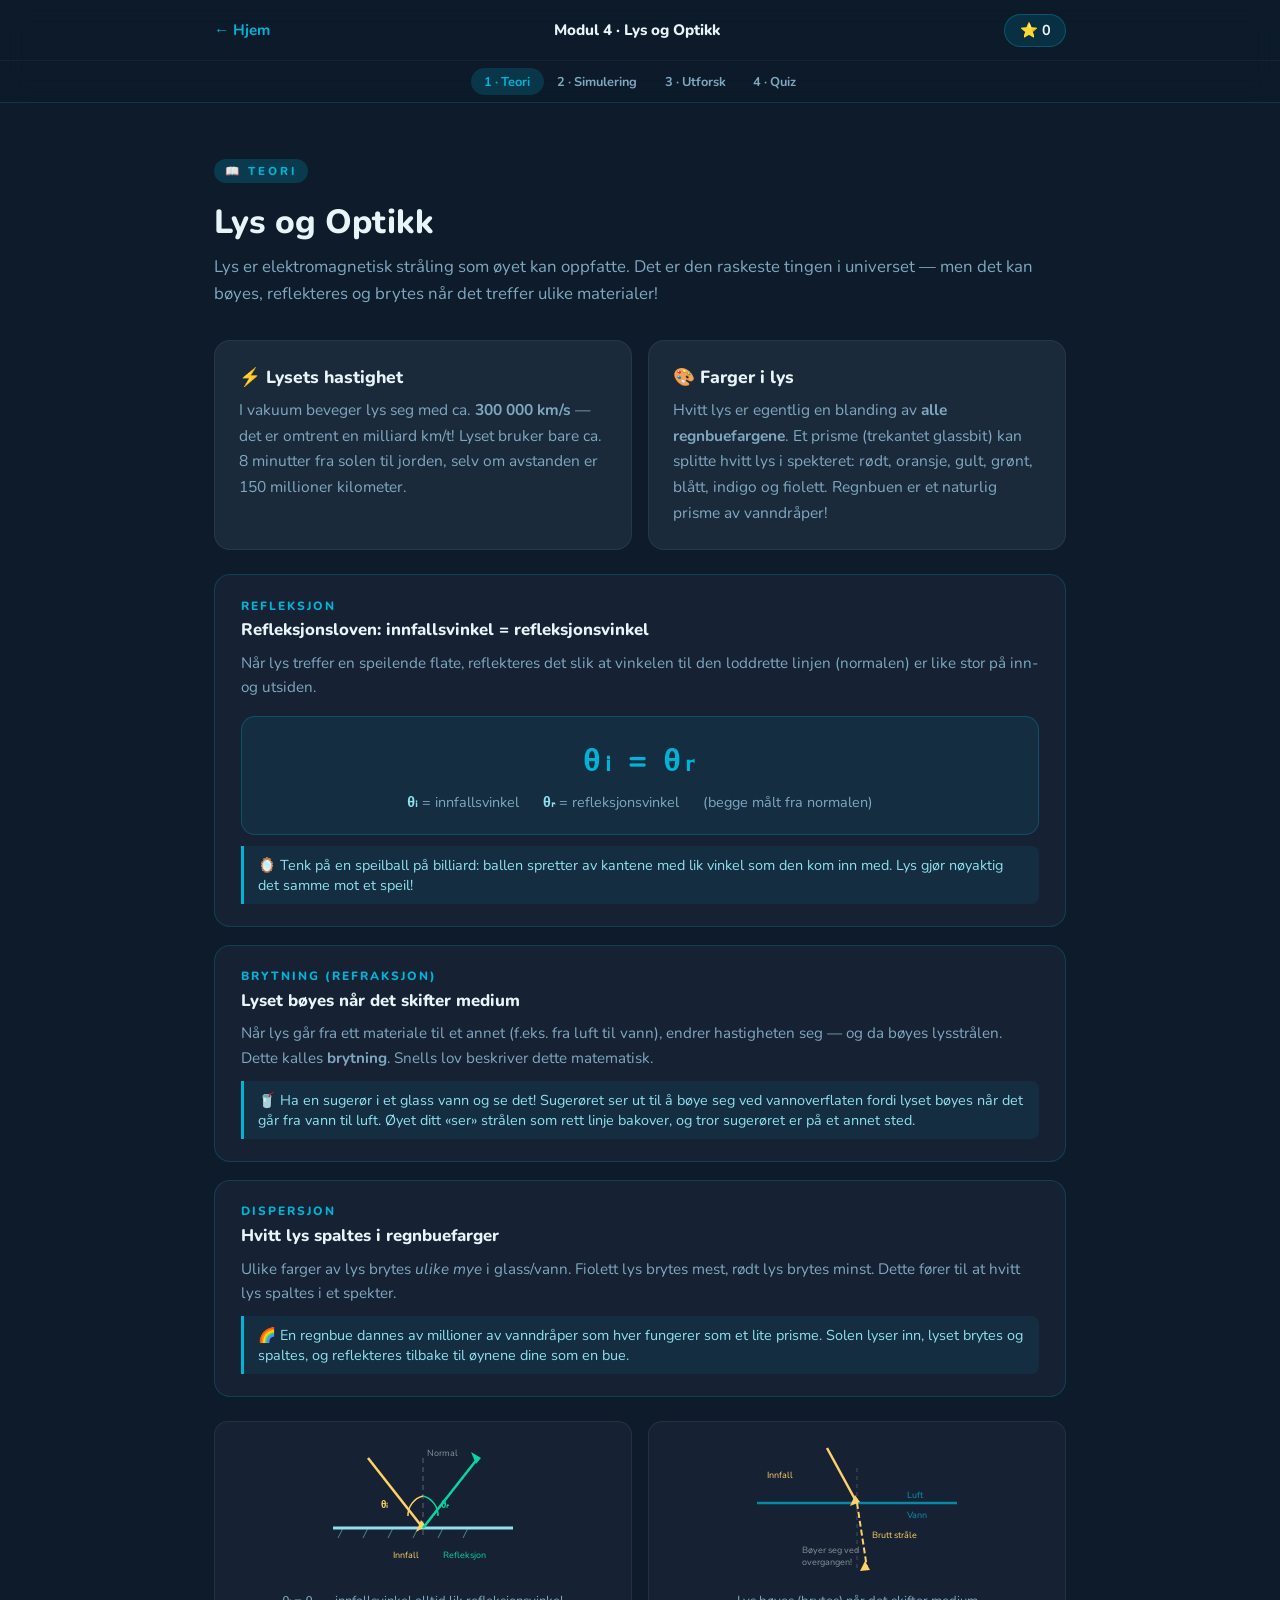
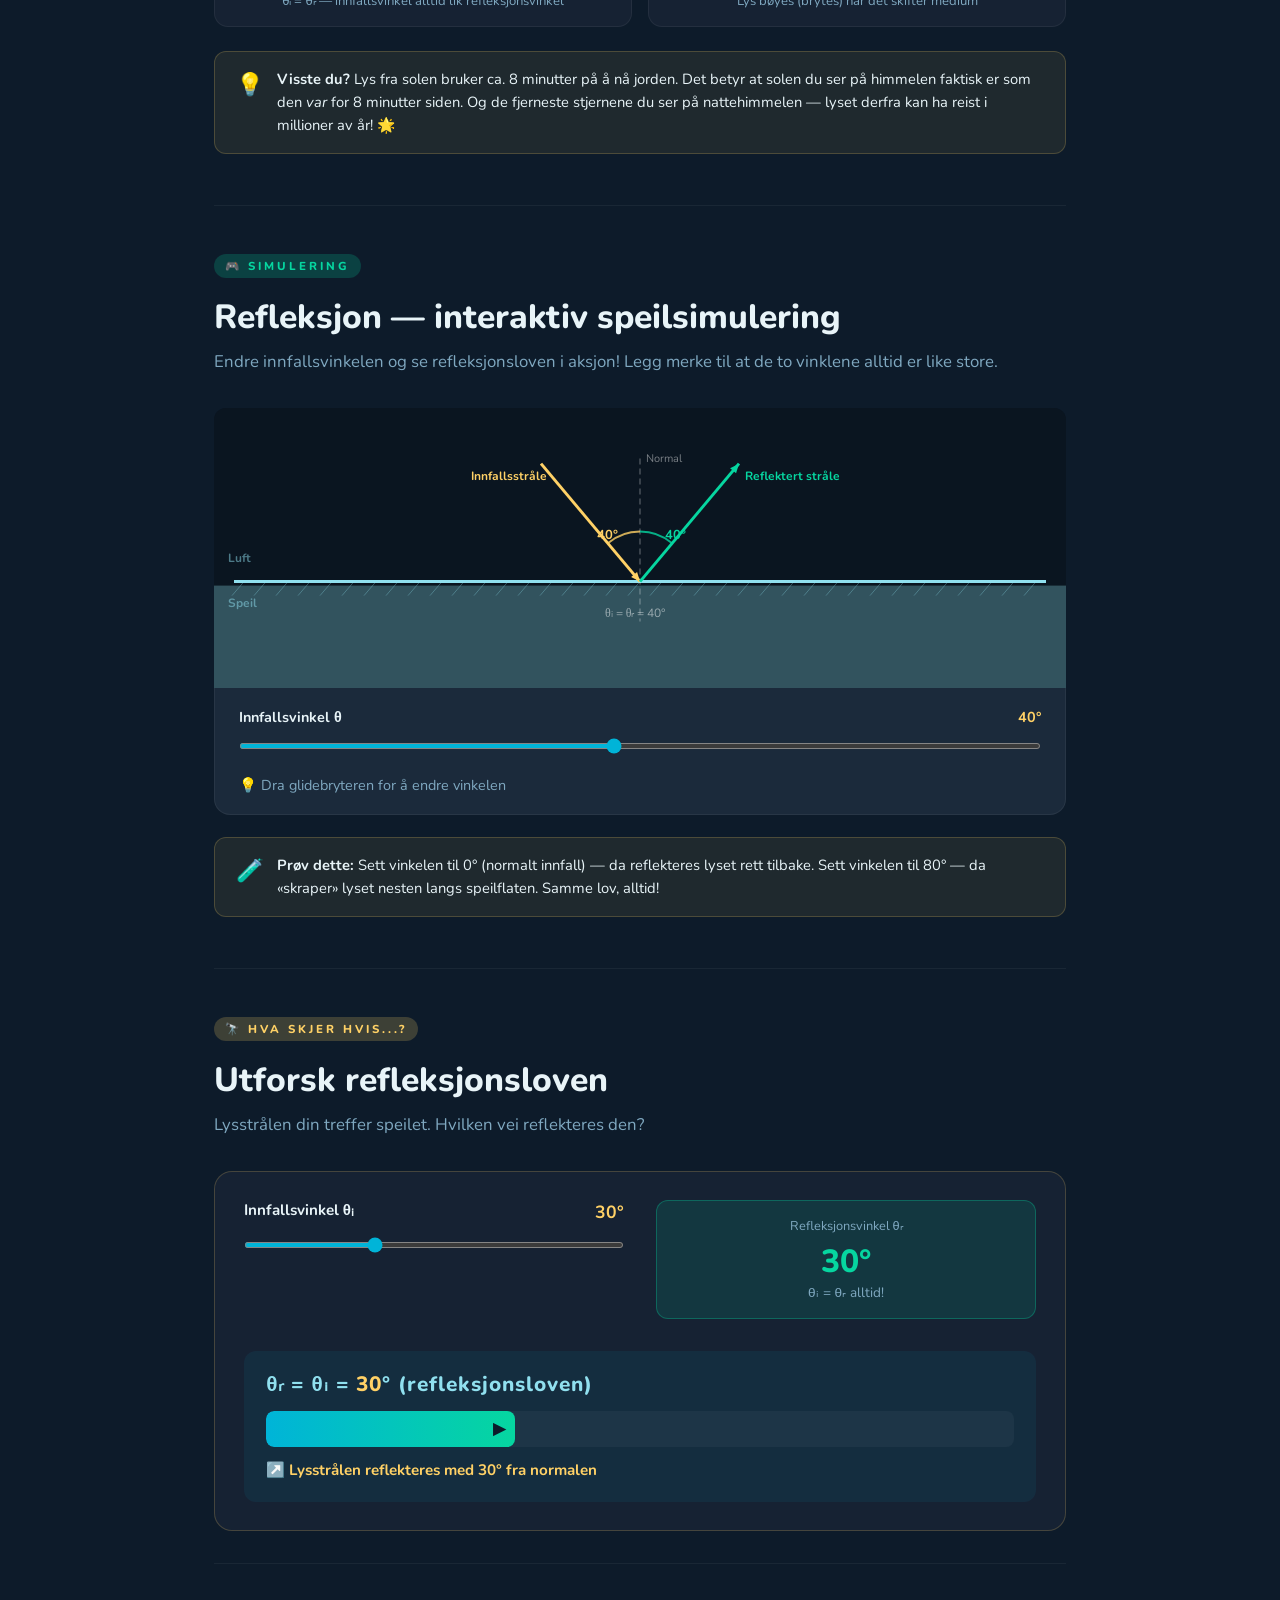
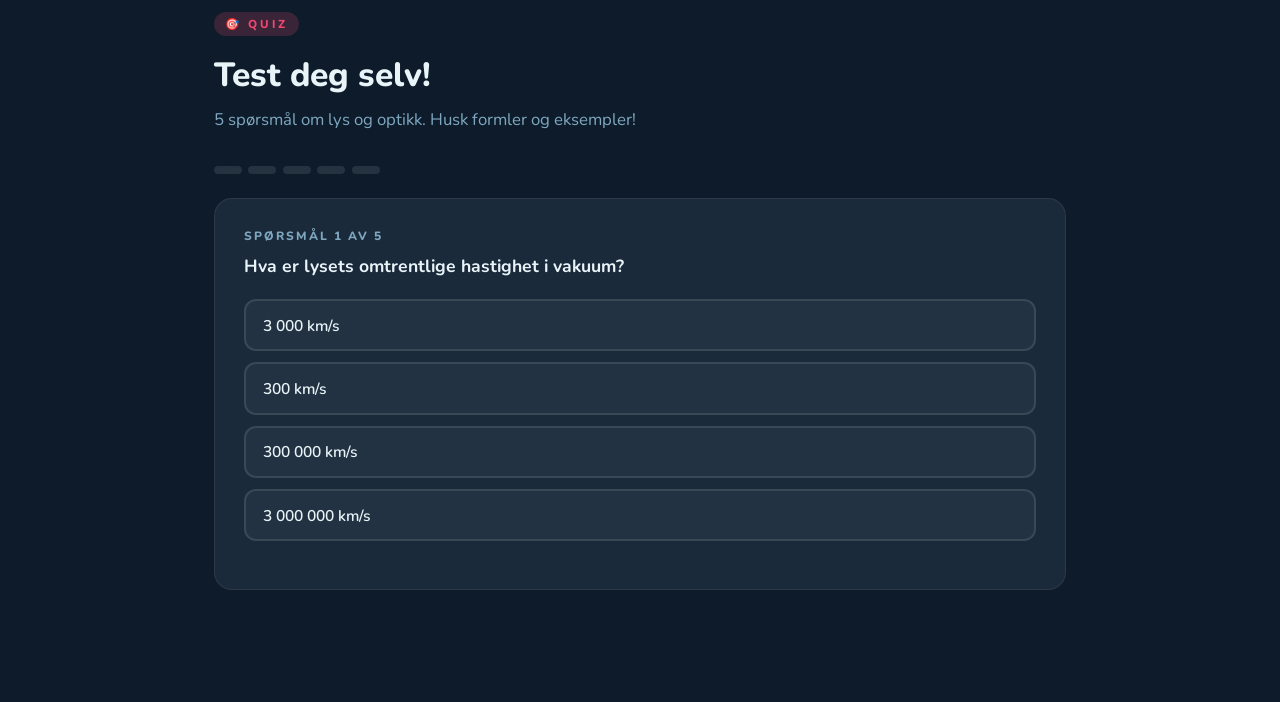
<file: modul4/index.html>
<!DOCTYPE html>
<html lang="no">
<head>
  <meta charset="UTF-8">
  <meta name="viewport" content="width=device-width, initial-scale=1.0">
  <title>Modul 4: Lys og Optikk – FysikkLab</title>
  <link href="https://fonts.googleapis.com/css2?family=Nunito:wght@400;600;700;800&display=swap" rel="stylesheet">
  <link rel="stylesheet" href="../css/modules.css">
</head>
<body>

<header>
  <div class="hdr-top">
    <a href="../" class="back-link">← Hjem</a>
    <div class="hdr-title">Modul 4 · Lys og Optikk</div>
    <div class="hdr-pts">⭐ <span id="pts">0</span></div>
  </div>
  <div class="step-nav">
    <button class="step-btn active" onclick="scrollTo('teori')">1 · Teori</button>
    <button class="step-btn" onclick="scrollTo('simulering')">2 · Simulering</button>
    <button class="step-btn" onclick="scrollTo('utforsk')">3 · Utforsk</button>
    <button class="step-btn" onclick="scrollTo('quiz')">4 · Quiz</button>
  </div>
</header>

<div class="page">

  <!-- ============================================================ -->
  <!-- TEORI                                                        -->
  <!-- ============================================================ -->
  <section class="section" id="teori">
    <div class="section-tag tag-blue">📖 Teori</div>
    <h2>Lys og Optikk</h2>
    <p class="lead">
      Lys er elektromagnetisk stråling som øyet kan oppfatte. Det er den raskeste tingen
      i universet — men det kan bøyes, reflekteres og brytes når det treffer ulike materialer!
    </p>

    <div class="card-grid">
      <div class="card">
        <h3>⚡ Lysets hastighet</h3>
        <p>
          I vakuum beveger lys seg med ca. <strong>300 000 km/s</strong> — det er omtrent
          en milliard km/t! Lyset bruker bare ca. 8 minutter fra solen til jorden, selv om
          avstanden er 150 millioner kilometer.
        </p>
      </div>
      <div class="card">
        <h3>🎨 Farger i lys</h3>
        <p>
          Hvitt lys er egentlig en blanding av <strong>alle regnbuefargene</strong>.
          Et prisme (trekantet glassbit) kan splitte hvitt lys i spekteret: rødt, oransje,
          gult, grønt, blått, indigo og fiolett. Regnbuen er et naturlig prisme av vanndråper!
        </p>
      </div>
    </div>

    <div class="law-card">
      <div class="law-number">Refleksjon</div>
      <h3>Refleksjonsloven: innfallsvinkel = refleksjonsvinkel</h3>
      <p>
        Når lys treffer en speilende flate, reflekteres det slik at vinkelen til den loddrette
        linjen (normalen) er like stor på inn- og utsiden.
      </p>
      <div class="formula-box" style="margin:1rem 0 0">
        <div class="formula" style="font-size:clamp(1.4rem,4vw,2rem)">θᵢ = θᵣ</div>
        <div class="formula-explain">
          <div class="fe-item"><span>θᵢ</span> = innfallsvinkel</div>
          <div class="fe-item"><span>θᵣ</span> = refleksjonsvinkel</div>
          <div class="fe-item">(begge målt fra normalen)</div>
        </div>
      </div>
      <div class="law-example">
        🪞 Tenk på en speilball på billiard: ballen spretter av kantene med lik vinkel som den kom inn med.
        Lys gjør nøyaktig det samme mot et speil!
      </div>
    </div>

    <div class="law-card">
      <div class="law-number">Brytning (refraksjon)</div>
      <h3>Lyset bøyes når det skifter medium</h3>
      <p>
        Når lys går fra ett materiale til et annet (f.eks. fra luft til vann), endrer
        hastigheten seg — og da bøyes lysstrålen. Dette kalles <strong>brytning</strong>.
        Snells lov beskriver dette matematisk.
      </p>
      <div class="law-example">
        🥤 Ha en sugerør i et glass vann og se det! Sugerøret ser ut til å bøye seg ved vannoverflaten
        fordi lyset bøyes når det går fra vann til luft. Øyet ditt «ser» strålen som rett linje bakover,
        og tror sugerøret er på et annet sted.
      </div>
    </div>

    <div class="law-card">
      <div class="law-number">Dispersjon</div>
      <h3>Hvitt lys spaltes i regnbuefarger</h3>
      <p>
        Ulike farger av lys brytes <em>ulike mye</em> i glass/vann. Fiolett lys brytes mest,
        rødt lys brytes minst. Dette fører til at hvitt lys spaltes i et spekter.
      </p>
      <div class="law-example">
        🌈 En regnbue dannes av millioner av vanndråper som hver fungerer som et lite prisme.
        Solen lyser inn, lyset brytes og spaltes, og reflekteres tilbake til øynene dine som en bue.
      </div>
    </div>

    <div class="diagram-row">
      <div class="diagram-box">
        <svg viewBox="0 0 220 140" xmlns="http://www.w3.org/2000/svg">
          <!-- Mirror -->
          <line x1="20" y1="90" x2="200" y2="90" stroke="#90e0ef" stroke-width="3"/>
          <!-- Mirror pattern -->
          <line x1="30" y1="90" x2="25" y2="100" stroke="#90e0ef" stroke-width="1" opacity="0.5"/>
          <line x1="55" y1="90" x2="50" y2="100" stroke="#90e0ef" stroke-width="1" opacity="0.5"/>
          <line x1="80" y1="90" x2="75" y2="100" stroke="#90e0ef" stroke-width="1" opacity="0.5"/>
          <line x1="105" y1="90" x2="100" y2="100" stroke="#90e0ef" stroke-width="1" opacity="0.5"/>
          <line x1="130" y1="90" x2="125" y2="100" stroke="#90e0ef" stroke-width="1" opacity="0.5"/>
          <line x1="155" y1="90" x2="150" y2="100" stroke="#90e0ef" stroke-width="1" opacity="0.5"/>
          <!-- Normal -->
          <line x1="110" y1="20" x2="110" y2="100" stroke="rgba(255,255,255,0.3)" stroke-width="1" stroke-dasharray="5,4"/>
          <text x="114" y="18" fill="rgba(255,255,255,0.5)" font-size="9">Normal</text>
          <!-- Incoming ray -->
          <line x1="55" y1="20" x2="110" y2="90" stroke="#ffd166" stroke-width="2.5"/>
          <polygon points="108,82 103,94 113,88" fill="#ffd166"/>
          <!-- Reflected ray -->
          <line x1="110" y1="90" x2="165" y2="20" stroke="#06d6a0" stroke-width="2.5"/>
          <polygon points="163,26 158,14 168,20" fill="#06d6a0"/>
          <!-- Angles -->
          <path d="M 95 78 A 20 20 0 0 1 110 58" fill="none" stroke="#ffd166" stroke-width="1.5"/>
          <text x="68" y="70" fill="#ffd166" font-size="10" font-weight="bold">θᵢ</text>
          <path d="M 110 58 A 20 20 0 0 1 125 78" fill="none" stroke="#06d6a0" stroke-width="1.5"/>
          <text x="128" y="70" fill="#06d6a0" font-size="10" font-weight="bold">θᵣ</text>
          <text x="80" y="120" fill="#ffd166" font-size="9">Innfall</text>
          <text x="130" y="120" fill="#06d6a0" font-size="9">Refleksjon</text>
        </svg>
        <p>θᵢ = θᵣ — innfallsvinkel alltid lik refleksjonsvinkel</p>
      </div>
      <div class="diagram-box">
        <svg viewBox="0 0 220 140" xmlns="http://www.w3.org/2000/svg">
          <!-- Water surface -->
          <line x1="10" y1="65" x2="210" y2="65" stroke="#00b4d8" stroke-width="2.5" opacity="0.7"/>
          <text x="160" y="60" fill="#00b4d8" font-size="9" opacity="0.8">Luft</text>
          <text x="160" y="80" fill="#00b4d8" font-size="9" opacity="0.8">Vann</text>
          <!-- Incoming ray (from top) -->
          <line x1="80" y1="10" x2="110" y2="65" stroke="#ffd166" stroke-width="2.5"/>
          <polygon points="108,57 103,68 113,64" fill="#ffd166"/>
          <!-- Refracted ray (into water, more vertical) -->
          <line x1="110" y1="65" x2="120" y2="130" stroke="#ffd166" stroke-width="2" stroke-dasharray="6,3"/>
          <polygon points="118,123 113,133 123,132" fill="#ffd166"/>
          <!-- Normal in water -->
          <line x1="110" y1="30" x2="110" y2="130" stroke="rgba(255,255,255,0.2)" stroke-width="1" stroke-dasharray="4,4"/>
          <!-- Label -->
          <text x="125" y="100" fill="#ffd166" font-size="9">Brutt stråle</text>
          <text x="20" y="40" fill="#ffd166" font-size="9">Innfall</text>
          <text x="55" y="115" fill="rgba(255,255,255,0.5)" font-size="9">Bøyer seg ved</text>
          <text x="55" y="127" fill="rgba(255,255,255,0.5)" font-size="9">overgangen!</text>
        </svg>
        <p>Lys bøyes (brytes) når det skifter medium</p>
      </div>
    </div>

    <div class="fact-banner">
      <div class="icon">💡</div>
      <div>
        <strong>Visste du?</strong> Lys fra solen bruker ca. 8 minutter på å nå jorden.
        Det betyr at solen du ser på himmelen faktisk er som den <em>var</em> for 8 minutter siden.
        Og de fjerneste stjernene du ser på nattehimmelen — lyset derfra kan ha reist i millioner av år! 🌟
      </div>
    </div>
  </section>


  <!-- ============================================================ -->
  <!-- SIMULERING                                                   -->
  <!-- ============================================================ -->
  <section class="section" id="simulering">
    <div class="section-tag tag-green">🎮 Simulering</div>
    <h2>Refleksjon — interaktiv speilsimulering</h2>
    <p class="lead">
      Endre innfallsvinkelen og se refleksjonsloven i aksjon!
      Legg merke til at de to vinklene alltid er like store.
    </p>

    <div class="sim-canvas-wrap">
      <canvas id="sim-canvas" height="280"></canvas>
    </div>
    <div class="sim-controls">
      <div class="slider-row" style="grid-template-columns:1fr">
        <div class="slider-group">
          <label>Innfallsvinkel θ <span id="sim-angle-val">40°</span></label>
          <input type="range" id="sim-angle" min="5" max="80" value="40" step="1">
        </div>
      </div>
      <div class="sim-btn-row">
        <span style="font-size:0.9rem;color:var(--muted)">💡 Dra glidebryteren for å endre vinkelen</span>
      </div>
    </div>

    <div class="fact-banner" style="margin-top:1.4rem">
      <div class="icon">🧪</div>
      <div>
        <strong>Prøv dette:</strong> Sett vinkelen til 0° (normalt innfall) — da reflekteres lyset
        rett tilbake. Sett vinkelen til 80° — da «skraper» lyset nesten langs speilflaten. Samme lov, alltid!
      </div>
    </div>
  </section>


  <!-- ============================================================ -->
  <!-- UTFORSK                                                      -->
  <!-- ============================================================ -->
  <section class="section" id="utforsk">
    <div class="section-tag tag-yellow">🔭 Hva skjer hvis...?</div>
    <h2>Utforsk refleksjonsloven</h2>
    <p class="lead">Lysstrålen din treffer speilet. Hvilken vei reflekteres den?</p>

    <div class="explorer-box">
      <div class="explorer-sliders">
        <div class="exp-slider">
          <label>Innfallsvinkel θᵢ <span class="val" id="exp-a-val">30°</span></label>
          <input type="range" id="exp-a" min="0" max="89" value="30" step="1">
        </div>
        <div class="exp-slider" style="display:flex;flex-direction:column;justify-content:center">
          <div style="background:rgba(6,214,160,0.12);border:1px solid rgba(6,214,160,0.3);border-radius:12px;padding:1rem;text-align:center">
            <div style="font-size:0.8rem;color:var(--muted);margin-bottom:0.3rem">Refleksjonsvinkel θᵣ</div>
            <div style="font-size:2rem;font-weight:800;color:var(--success)" id="exp-result-angle">30°</div>
            <div style="font-size:0.85rem;color:var(--muted)">θᵢ = θᵣ alltid!</div>
          </div>
        </div>
      </div>
      <div class="exp-result">
        <div class="exp-formula-line" id="exp-formula">
          θᵣ = θᵢ = <span class="hi">30</span>° (refleksjonsloven)
        </div>
        <div class="arrow-track">
          <div class="arrow-fill" id="exp-arrow" style="width:33%"></div>
        </div>
        <div class="exp-context" id="exp-context">↗️ Lysstrålen reflekteres med 30° fra normalen</div>
      </div>
    </div>
  </section>


  <!-- ============================================================ -->
  <!-- QUIZ                                                         -->
  <!-- ============================================================ -->
  <section class="section" id="quiz">
    <div class="section-tag tag-pink">🎯 Quiz</div>
    <h2>Test deg selv!</h2>
    <p class="lead">5 spørsmål om lys og optikk. Husk formler og eksempler!</p>
    <div class="quiz-progress" id="quiz-dots"></div>

    <div class="question-card active" id="q0">
      <div class="q-number">Spørsmål 1 av 5</div>
      <div class="q-text">Hva er lysets omtrentlige hastighet i vakuum?</div>
      <div class="options" id="opts0"></div>
      <div class="q-explanation" id="exp0">Lysets hastighet i vakuum er ca. <strong>300 000 km/s</strong> (mer presist: 299 792 458 m/s). Dette er den høyeste mulige hastigheten i universet!</div>
      <div class="q-nav"><button class="btn btn-primary" id="next0" style="display:none" onclick="nextQ(1)">Neste →</button></div>
    </div>

    <div class="question-card" id="q1">
      <div class="q-number">Spørsmål 2 av 5</div>
      <div class="q-text">En lysstråle treffer et speil med innfallsvinkel 35°. Hva er refleksjonsvinkelen?</div>
      <div class="options" id="opts1"></div>
      <div class="q-explanation" id="exp1">Refleksjonsloven sier at innfallsvinkel = refleksjonsvinkel. Så svaret er <strong>35°</strong>. Begge vinkler måles fra den loddrette normalen.</div>
      <div class="q-nav"><button class="btn btn-primary" id="next1" style="display:none" onclick="nextQ(2)">Neste →</button></div>
    </div>

    <div class="question-card" id="q2">
      <div class="q-number">Spørsmål 3 av 5</div>
      <div class="q-text">Hva skjer med lyset når det går fra luft og inn i vann?</div>
      <div class="options" id="opts2"></div>
      <div class="q-explanation" id="exp2">Lys <strong>brytes (bøyes)</strong> når det skifter medium fordi hastigheten endrer seg. I vann er lyset langsommere enn i luft, og strålen bøyes mot normalen.</div>
      <div class="q-nav"><button class="btn btn-primary" id="next2" style="display:none" onclick="nextQ(3)">Neste →</button></div>
    </div>

    <div class="question-card" id="q3">
      <div class="q-number">Spørsmål 4 av 5</div>
      <div class="q-text">Hva er dispersjon?</div>
      <div class="options" id="opts3"></div>
      <div class="q-explanation" id="exp3"><strong>Dispersjon</strong> er fenomenet der hvitt lys spaltes i sine bestanddeler (regnbuefarger) fordi ulike farger brytes ulikt. Et prisme eller vanndråper i en regnbue viser dispersjon.</div>
      <div class="q-nav"><button class="btn btn-primary" id="next3" style="display:none" onclick="nextQ(4)">Neste →</button></div>
    </div>

    <div class="question-card" id="q4">
      <div class="q-number">Spørsmål 5 av 5</div>
      <div class="q-text">Hvilken farge i det synlige spekteret har høyest frekvens?</div>
      <div class="options" id="opts4"></div>
      <div class="q-explanation" id="exp4"><strong>Fiolett</strong> lys har høyest frekvens (og kortest bølgelengde) i det synlige spekteret. Rødt lys har lavest frekvens. Huskeregel: ROGGBIF (Rød-Oransje-Gul-Grønn-Blå-Indigo-Fiolett).</div>
      <div class="q-nav"><button class="btn btn-primary" id="next4" style="display:none" onclick="showCompletion()">Se resultatet! 🎉</button></div>
    </div>
  </section>

  <!-- COMPLETION -->
  <section class="section" id="completion">
    <div class="completion-box">
      <div style="font-size:3rem">🎉</div>
      <h2 id="comp-title">Bra jobba!</h2>
      <div class="big-stars" id="comp-stars">☆☆☆</div>
      <div class="score-display" id="comp-score">0 <span>/ 5</span></div>
      <p id="comp-msg">Du har fullført Modul 4!</p>
      <div class="comp-btns">
        <button class="btn btn-secondary" onclick="retryQuiz()">↺ Prøv igjen</button>
        <a href="../" class="btn btn-secondary">← Forsiden</a>
        <a href="../modul5/" class="btn btn-primary">Neste modul →</a>
      </div>
    </div>
  </section>

</div>

<script>
const MODULE_NUM = 4;
let sessionPts = +localStorage.getItem('fl_points') || 0;
document.getElementById('pts').textContent = sessionPts;
function addPts(n) { sessionPts += n; localStorage.setItem('fl_points', sessionPts); document.getElementById('pts').textContent = sessionPts; }
function scrollTo(id) { document.getElementById(id).scrollIntoView({ behavior:'smooth', block:'start' }); }

const stepSections=['teori','simulering','utforsk','quiz'];
const stepBtns=document.querySelectorAll('.step-btn');
window.addEventListener('scroll',()=>{
  let cur=0;
  stepSections.forEach((id,i)=>{const el=document.getElementById(id);if(el&&el.getBoundingClientRect().top<120)cur=i;});
  stepBtns.forEach((b,i)=>b.classList.toggle('active',i===cur));
});

/* ================================================================ */
/* SIMULATION — Light reflection                                     */
/* ================================================================ */
const canvas = document.getElementById('sim-canvas');
const ctx    = canvas.getContext('2d');

function resizeCanvas() { canvas.width = canvas.parentElement.clientWidth || 800; }
resizeCanvas(); window.addEventListener('resize', () => { resizeCanvas(); drawReflection(); });

function drawArrowhead(x1,y1,x2,y2,color,size=10) {
  const angle=Math.atan2(y2-y1,x2-x1);
  ctx.fillStyle=color;
  ctx.beginPath();
  ctx.moveTo(x2,y2);
  ctx.lineTo(x2-size*Math.cos(angle-0.4),y2-size*Math.sin(angle-0.4));
  ctx.lineTo(x2-size*Math.cos(angle+0.4),y2-size*Math.sin(angle+0.4));
  ctx.closePath(); ctx.fill();
}

function drawReflection() {
  const W=canvas.width, H=canvas.height;
  const deg=+document.getElementById('sim-angle').value;
  const rad=deg*Math.PI/180;
  const mY=H*0.62; // mirror Y
  const cx=W/2;
  const rayLen=Math.min(H*0.55, 220);

  ctx.clearRect(0,0,W,H);

  // Background
  ctx.fillStyle='#0a1520'; ctx.fillRect(0,0,W,H);

  // Medium labels
  ctx.font='bold 12px Nunito';
  ctx.fillStyle='rgba(144,224,239,0.5)';
  ctx.fillText('Luft',14,mY-20);
  ctx.fillStyle='rgba(144,224,239,0.3)';
  ctx.fillRect(0,mY+4,W,H-mY-4);
  ctx.fillStyle='rgba(144,224,239,0.5)';
  ctx.fillText('Speil',14,mY+25);

  // Mirror
  ctx.strokeStyle='#90e0ef'; ctx.lineWidth=3;
  ctx.beginPath(); ctx.moveTo(20,mY); ctx.lineTo(W-20,mY); ctx.stroke();
  // Hatching
  ctx.strokeStyle='rgba(144,224,239,0.3)'; ctx.lineWidth=1;
  for(let x=30;x<W-20;x+=22){
    ctx.beginPath(); ctx.moveTo(x,mY); ctx.lineTo(x-12,mY+14); ctx.stroke();
  }

  // Normal line
  ctx.strokeStyle='rgba(255,255,255,0.25)'; ctx.lineWidth=1.5; ctx.setLineDash([6,4]);
  ctx.beginPath(); ctx.moveTo(cx,mY-rayLen*0.8); ctx.lineTo(cx,mY+40); ctx.stroke();
  ctx.setLineDash([]);
  ctx.fillStyle='rgba(255,255,255,0.45)'; ctx.font='11px Nunito';
  ctx.fillText('Normal',cx+6, mY-rayLen*0.8+4);

  // Incoming ray
  const ix=cx-rayLen*Math.sin(rad), iy=mY-rayLen*Math.cos(rad);
  ctx.strokeStyle='#ffd166'; ctx.lineWidth=3;
  ctx.beginPath(); ctx.moveTo(ix,iy); ctx.lineTo(cx,mY); ctx.stroke();
  drawArrowhead(ix,iy,cx,mY,'#ffd166');
  ctx.fillStyle='#ffd166'; ctx.font='bold 12px Nunito';
  const lx=ix<cx/2?ix:ix-70;
  ctx.fillText('Innfallsstråle',lx, iy+16);

  // Reflected ray
  const rx=cx+rayLen*Math.sin(rad), ry=mY-rayLen*Math.cos(rad);
  ctx.strokeStyle='#06d6a0'; ctx.lineWidth=3;
  ctx.beginPath(); ctx.moveTo(cx,mY); ctx.lineTo(rx,ry); ctx.stroke();
  drawArrowhead(cx,mY,rx,ry,'#06d6a0');
  ctx.fillStyle='#06d6a0'; ctx.font='bold 12px Nunito';
  ctx.fillText('Reflektert stråle', rx>W-130?rx-120:rx+6, ry+16);

  // Angle arcs and labels
  const arcR=50;
  // Incoming angle (from normal)
  ctx.strokeStyle='rgba(255,209,102,0.8)'; ctx.lineWidth=2;
  ctx.beginPath();
  ctx.arc(cx,mY,arcR,-Math.PI/2-rad,-Math.PI/2); ctx.stroke();
  ctx.fillStyle='#ffd166'; ctx.font='bold 13px Nunito';
  ctx.fillText(`${deg}°`,cx-arcR*Math.sin(rad/2)-26,mY-arcR*Math.cos(rad/2)+4);

  // Reflected angle
  ctx.strokeStyle='rgba(6,214,160,0.8)'; ctx.lineWidth=2;
  ctx.beginPath();
  ctx.arc(cx,mY,arcR,-Math.PI/2,-Math.PI/2+rad); ctx.stroke();
  ctx.fillStyle='#06d6a0';
  ctx.fillText(`${deg}°`,cx+arcR*Math.sin(rad/2)+8,mY-arcR*Math.cos(rad/2)+4);

  // Law label
  ctx.fillStyle='rgba(255,255,255,0.5)'; ctx.font='12px Nunito';
  ctx.fillText(`θᵢ = θᵣ = ${deg}°`,cx-35,mY+35);
}

drawReflection();
document.getElementById('sim-angle').addEventListener('input', e=>{
  document.getElementById('sim-angle-val').textContent=e.target.value+'°';
  drawReflection();
});

/* ================================================================ */
/* EXPLORER                                                          */
/* ================================================================ */
function updateExplorer() {
  const a=+document.getElementById('exp-a').value;
  document.getElementById('exp-a-val').textContent=a+'°';
  document.getElementById('exp-result-angle').textContent=a+'°';
  document.getElementById('exp-formula').innerHTML=
    `θᵣ = θᵢ = <span class="hi">${a}</span>° (refleksjonsloven)`;
  document.getElementById('exp-arrow').style.width=Math.max(a/90*100,5)+'%';
  let txt='';
  if(a<10)       txt='↑ Nesten normalt innfall — strålen spretter rett tilbake';
  else if(a<30)  txt='↗️ Lysstrålen reflekteres med lav vinkel fra normalen';
  else if(a<60)  txt='↗️ Lysstrålen reflekteres med '+a+'° fra normalen';
  else if(a<80)  txt='↪️ Lysstrålen skraper nesten langs speilflaten!';
  else           txt='↔️ Nesten flatt innfall — strålen spretter langs flaten';
  document.getElementById('exp-context').textContent=txt;
}
document.getElementById('exp-a').addEventListener('input', updateExplorer);
updateExplorer();

/* ================================================================ */
/* QUIZ                                                              */
/* ================================================================ */
const questions=[
  {opts:['3 000 km/s','300 km/s','300 000 km/s','3 000 000 km/s'],                                                     correct:2},
  {opts:['70°','55°','35°','45°'],                                                                                      correct:2},
  {opts:['Det reflekteres tilbake','Det brytes (bøyes)','Det stopper','Det blir hvitt'],                                 correct:1},
  {opts:['At lys alltid beveger seg i rett linje','At lys er raskere i vann','At hvitt lys spaltes i regnbuefarger i et prisme','At refleksjonsvinkel alltid er 90°'], correct:2},
  {opts:['Rød','Grønn','Blå','Fiolett'],                                                                                 correct:3}
];

let answers=new Array(5).fill(null),score=0;
const dotsEl=document.getElementById('quiz-dots');
questions.forEach((_,i)=>{const d=document.createElement('div');d.className='qp-dot';d.id='dot'+i;dotsEl.appendChild(d);});
questions.forEach((q,qi)=>{
  const c=document.getElementById('opts'+qi);
  q.opts.forEach((txt,oi)=>{const b=document.createElement('button');b.className='option-btn';b.textContent=txt;b.addEventListener('click',()=>answerQ(qi,oi));c.appendChild(b);});
});

function answerQ(qi,chosen){
  if(answers[qi]!==null)return;
  answers[qi]=chosen;
  const btns=document.getElementById('opts'+qi).querySelectorAll('.option-btn');
  btns.forEach((b,i)=>{b.disabled=true;if(i===questions[qi].correct)b.classList.add('correct');if(i===chosen&&chosen!==questions[qi].correct)b.classList.add('wrong');});
  const dot=document.getElementById('dot'+qi);dot.classList.add('answered');
  if(chosen===questions[qi].correct){dot.classList.add('correct');score++;addPts(20);}else dot.classList.add('wrong');
  document.getElementById('exp'+qi).style.display='block';
  document.getElementById('next'+qi).style.display='inline-block';
}

function nextQ(qi){
  document.getElementById('q'+(qi-1)).classList.remove('active');
  document.getElementById('q'+qi).classList.add('active');
  document.getElementById('q'+qi).scrollIntoView({behavior:'smooth',block:'nearest'});
}

function showCompletion(){
  document.getElementById('q4').classList.remove('active');
  const st=score>=5?3:score>=3?2:1;
  const titles=['Bra forsøk! 💪','Godt jobba! 👍','Fantastisk! 🏆'];
  const msgs=['Les gjennom teorien og prøv igjen!','Nesten perfekt! Se på feilene.','Du mestrer lys og optikk! Siste modul venter!'];
  document.getElementById('comp-title').textContent=titles[st-1];
  document.getElementById('comp-stars').textContent='⭐'.repeat(st)+'☆'.repeat(3-st);
  document.getElementById('comp-score').innerHTML=score+' <span>/ 5</span>';
  document.getElementById('comp-msg').textContent=msgs[st-1];
  localStorage.setItem(`fl_m${MODULE_NUM}_stars`,st);
  localStorage.setItem('fl_points',sessionPts);
  const s=document.getElementById('completion');s.style.display='block';
  s.scrollIntoView({behavior:'smooth',block:'start'});
}

function retryQuiz(){
  answers=new Array(5).fill(null);score=0;
  questions.forEach((_,i)=>{
    document.getElementById('dot'+i).className='qp-dot';
    document.getElementById('exp'+i).style.display='none';
    document.getElementById('next'+i).style.display='none';
    document.getElementById('opts'+i).querySelectorAll('.option-btn').forEach(b=>{b.disabled=false;b.className='option-btn';});
    document.getElementById('q'+i).classList.remove('active');
  });
  document.getElementById('q0').classList.add('active');
  document.getElementById('completion').style.display='none';
  document.getElementById('quiz').scrollIntoView({behavior:'smooth',block:'start'});
}
</script>
</body>
</html>
</file>
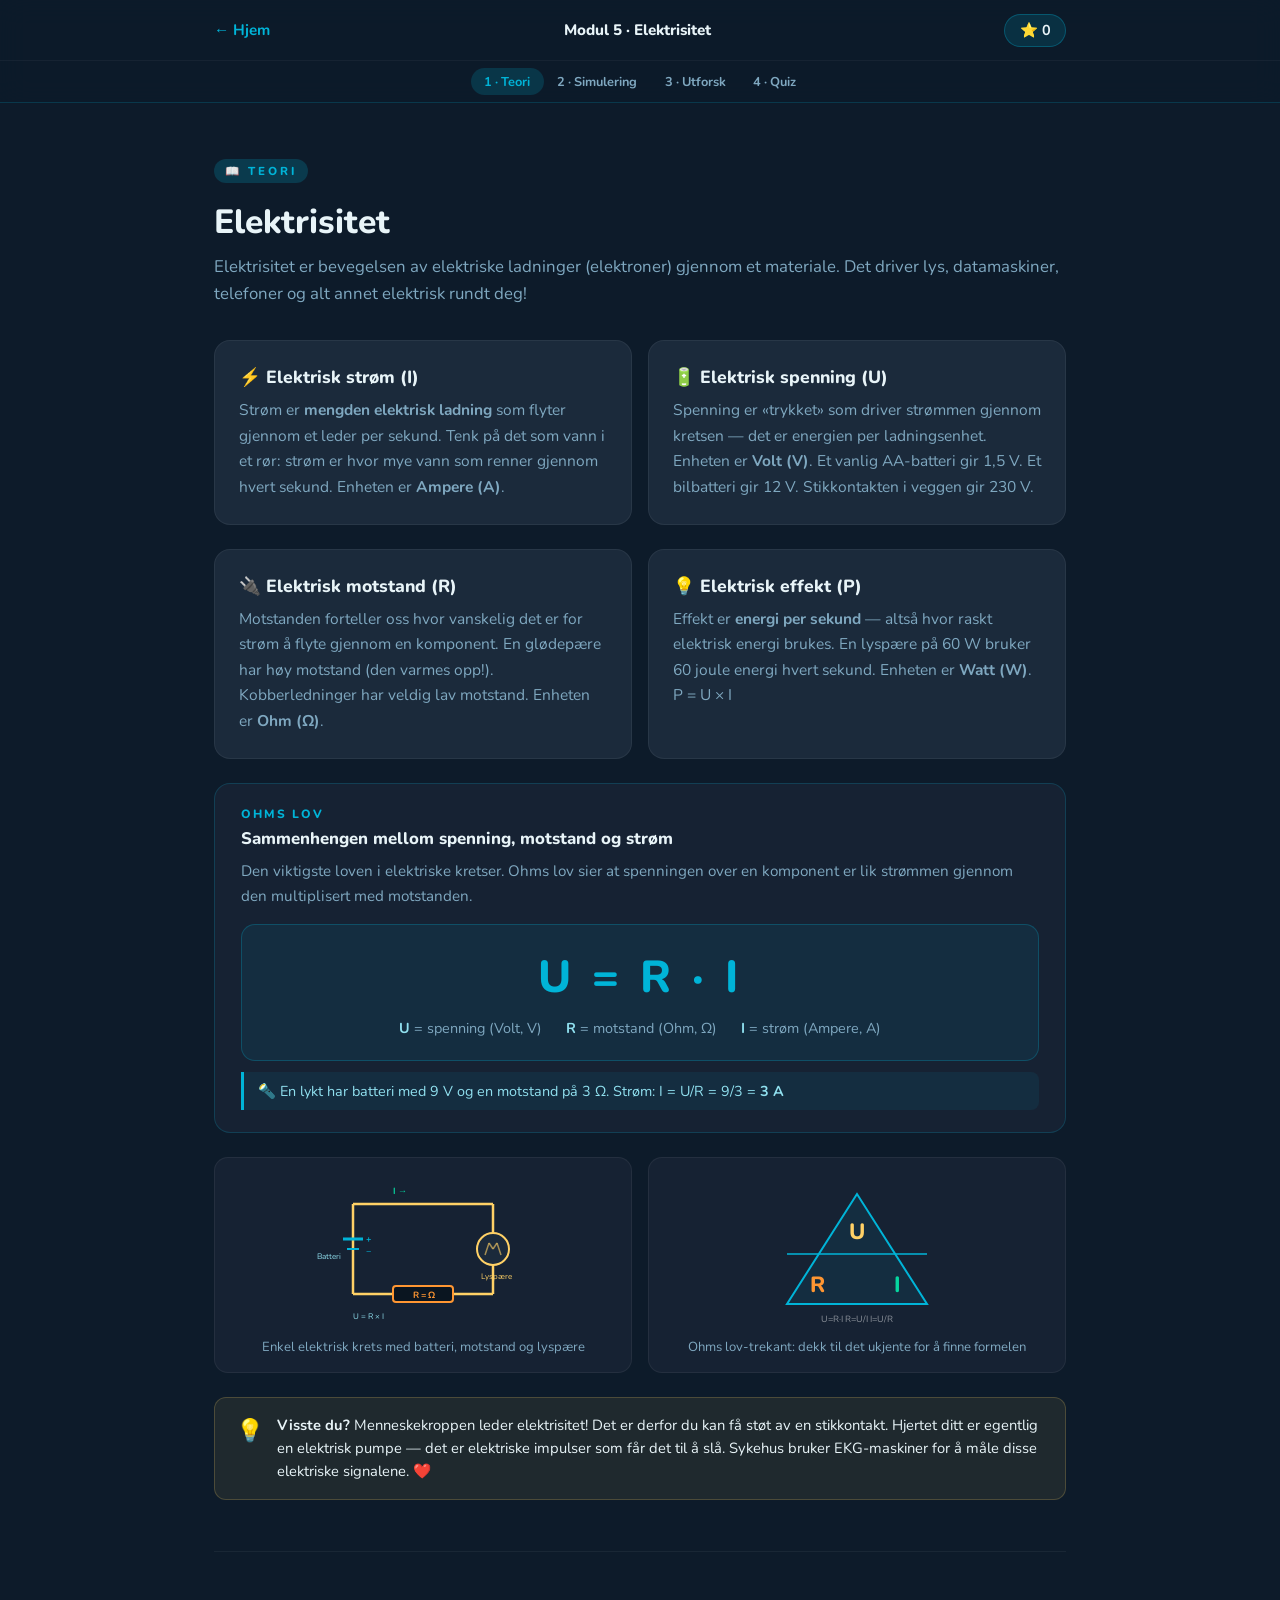
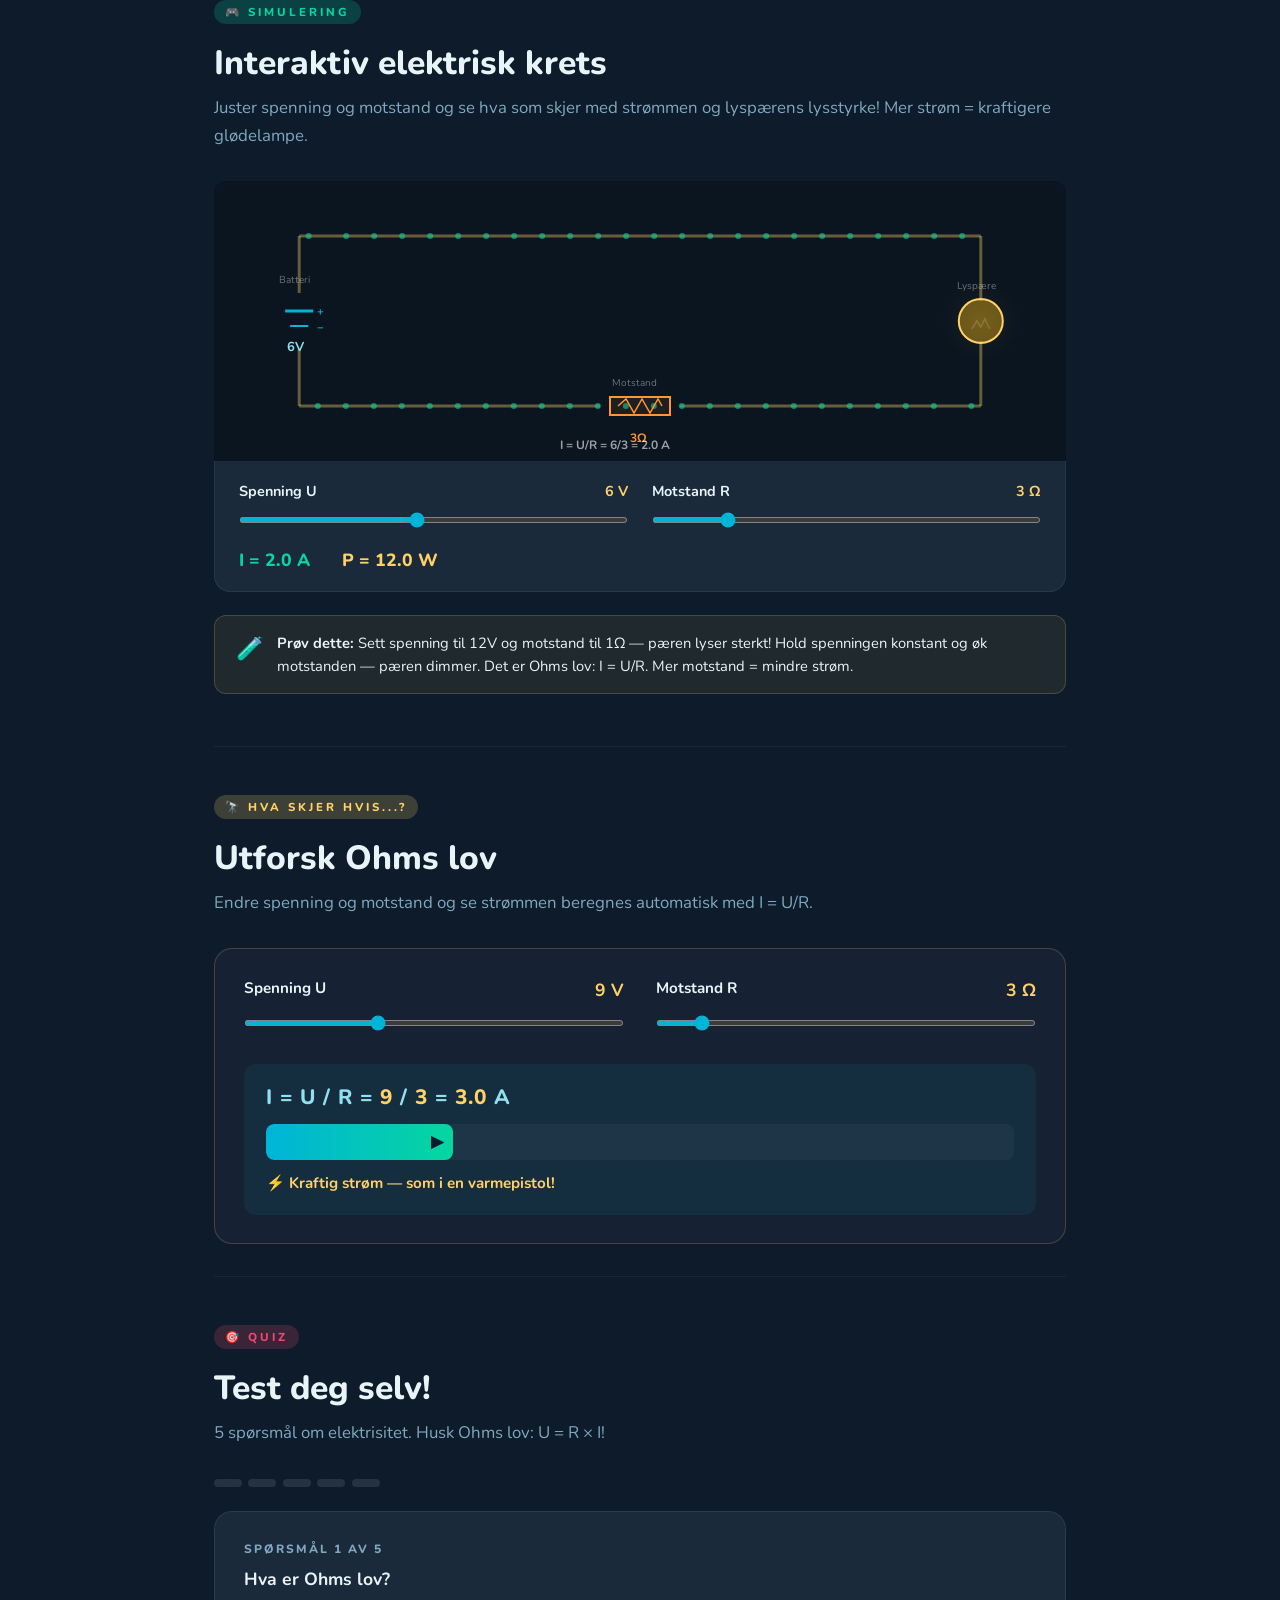
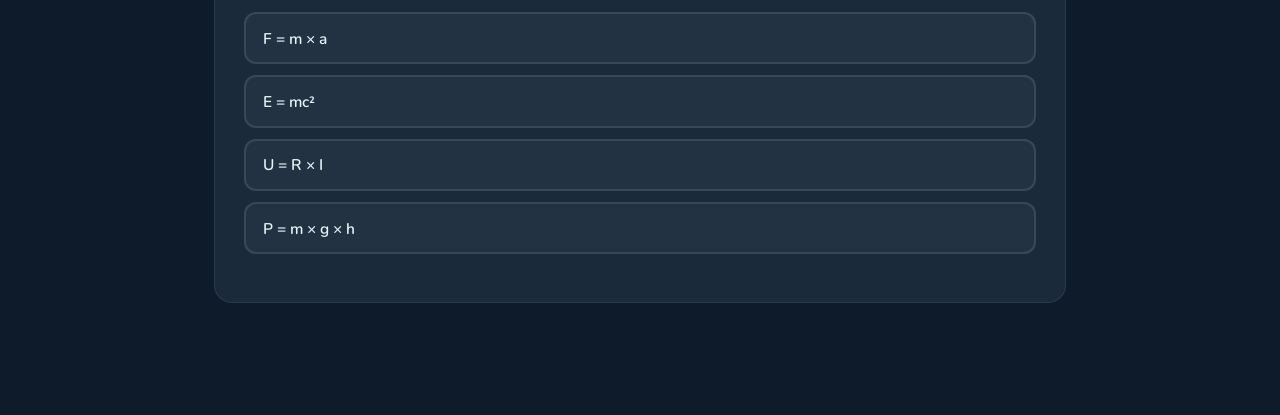
<file: modul5/index.html>
<!DOCTYPE html>
<html lang="no">
<head>
  <meta charset="UTF-8">
  <meta name="viewport" content="width=device-width, initial-scale=1.0">
  <title>Modul 5: Elektrisitet – FysikkLab</title>
  <link href="https://fonts.googleapis.com/css2?family=Nunito:wght@400;600;700;800&display=swap" rel="stylesheet">
  <link rel="stylesheet" href="../css/modules.css">
  <style>
    /* Sparkle animation for completion */
    @keyframes sparkle {
      0%,100%{transform:scale(1);opacity:1}
      50%{transform:scale(1.3);opacity:0.6}
    }
    .sparkle { animation: sparkle 0.8s ease infinite; }
  </style>
</head>
<body>

<header>
  <div class="hdr-top">
    <a href="../" class="back-link">← Hjem</a>
    <div class="hdr-title">Modul 5 · Elektrisitet</div>
    <div class="hdr-pts">⭐ <span id="pts">0</span></div>
  </div>
  <div class="step-nav">
    <button class="step-btn active" onclick="scrollTo('teori')">1 · Teori</button>
    <button class="step-btn" onclick="scrollTo('simulering')">2 · Simulering</button>
    <button class="step-btn" onclick="scrollTo('utforsk')">3 · Utforsk</button>
    <button class="step-btn" onclick="scrollTo('quiz')">4 · Quiz</button>
  </div>
</header>

<div class="page">

  <!-- ============================================================ -->
  <!-- TEORI                                                        -->
  <!-- ============================================================ -->
  <section class="section" id="teori">
    <div class="section-tag tag-blue">📖 Teori</div>
    <h2>Elektrisitet</h2>
    <p class="lead">
      Elektrisitet er bevegelsen av elektriske ladninger (elektroner) gjennom et materiale.
      Det driver lys, datamaskiner, telefoner og alt annet elektrisk rundt deg!
    </p>

    <div class="card-grid">
      <div class="card">
        <h3>⚡ Elektrisk strøm (I)</h3>
        <p>
          Strøm er <strong>mengden elektrisk ladning</strong> som flyter gjennom et leder per sekund.
          Tenk på det som vann i et rør: strøm er hvor mye vann som renner gjennom hvert sekund.
          Enheten er <strong>Ampere (A)</strong>.
        </p>
      </div>
      <div class="card">
        <h3>🔋 Elektrisk spenning (U)</h3>
        <p>
          Spenning er «trykket» som driver strømmen gjennom kretsen — det er energien per
          ladningsenhet. Enheten er <strong>Volt (V)</strong>. Et vanlig AA-batteri gir 1,5 V.
          Et bilbatteri gir 12 V. Stikkontakten i veggen gir 230 V.
        </p>
      </div>
    </div>

    <div class="card-grid">
      <div class="card">
        <h3>🔌 Elektrisk motstand (R)</h3>
        <p>
          Motstanden forteller oss hvor vanskelig det er for strøm å flyte gjennom en komponent.
          En glødepære har høy motstand (den varmes opp!). Kobberledninger har veldig lav motstand.
          Enheten er <strong>Ohm (Ω)</strong>.
        </p>
      </div>
      <div class="card">
        <h3>💡 Elektrisk effekt (P)</h3>
        <p>
          Effekt er <strong>energi per sekund</strong> — altså hvor raskt elektrisk energi brukes.
          En lyspære på 60 W bruker 60 joule energi hvert sekund.
          Enheten er <strong>Watt (W)</strong>.
          P = U × I
        </p>
      </div>
    </div>

    <div class="law-card">
      <div class="law-number">Ohms lov</div>
      <h3>Sammenhengen mellom spenning, motstand og strøm</h3>
      <p>
        Den viktigste loven i elektriske kretser. Ohms lov sier at spenningen over en komponent
        er lik strømmen gjennom den multiplisert med motstanden.
      </p>
      <div class="formula-box" style="margin:1rem 0 0">
        <div class="formula">U = R · I</div>
        <div class="formula-explain">
          <div class="fe-item"><span>U</span> = spenning (Volt, V)</div>
          <div class="fe-item"><span>R</span> = motstand (Ohm, Ω)</div>
          <div class="fe-item"><span>I</span> = strøm (Ampere, A)</div>
        </div>
      </div>
      <div class="law-example">
        🔦 En lykt har batteri med 9 V og en motstand på 3 Ω.
        Strøm: I = U/R = 9/3 = <strong>3 A</strong>
      </div>
    </div>

    <div class="diagram-row">
      <div class="diagram-box">
        <svg viewBox="0 0 220 150" xmlns="http://www.w3.org/2000/svg">
          <!-- Simple circuit: battery + resistor + bulb -->
          <!-- Wires -->
          <line x1="40" y1="30" x2="180" y2="30" stroke="#ffd166" stroke-width="2.5"/>
          <line x1="180" y1="30" x2="180" y2="120" stroke="#ffd166" stroke-width="2.5"/>
          <line x1="40" y1="120" x2="80" y2="120" stroke="#ffd166" stroke-width="2.5"/>
          <line x1="140" y1="120" x2="180" y2="120" stroke="#ffd166" stroke-width="2.5"/>
          <line x1="40" y1="30" x2="40" y2="120" stroke="#ffd166" stroke-width="2.5"/>
          <!-- Battery (left) -->
          <line x1="40" y1="60" x2="40" y2="90" stroke="#ffd166" stroke-width="1"/>
          <line x1="30" y1="65" x2="50" y2="65" stroke="#00b4d8" stroke-width="3"/>
          <line x1="34" y1="75" x2="46" y2="75" stroke="#00b4d8" stroke-width="2"/>
          <text x="53" y="68" fill="#00b4d8" font-size="9" font-weight="bold">+</text>
          <text x="53" y="80" fill="#00b4d8" font-size="9">−</text>
          <text x="4" y="85" fill="#90e0ef" font-size="8">Batteri</text>
          <!-- Resistor (bottom) -->
          <rect x="80" y="112" width="60" height="16" fill="#0a1520" stroke="#ff9632" stroke-width="2" rx="3"/>
          <text x="100" y="124" fill="#ff9632" font-size="9" font-weight="bold">R = Ω</text>
          <!-- Bulb (right, circle) -->
          <circle cx="180" cy="75" r="16" fill="#1b2a3b" stroke="#ffd166" stroke-width="2"/>
          <line x1="172" y1="81" x2="176" y2="69" stroke="rgba(255,209,102,0.6)" stroke-width="1.5"/>
          <line x1="176" y1="69" x2="180" y2="75" stroke="rgba(255,209,102,0.6)" stroke-width="1.5"/>
          <line x1="180" y1="75" x2="184" y2="69" stroke="rgba(255,209,102,0.6)" stroke-width="1.5"/>
          <line x1="184" y1="69" x2="188" y2="81" stroke="rgba(255,209,102,0.6)" stroke-width="1.5"/>
          <text x="168" y="105" fill="#ffd166" font-size="8">Lyspære</text>
          <!-- Current arrow -->
          <text x="80" y="20" fill="#06d6a0" font-size="9" font-weight="bold">I →</text>
          <!-- Labels -->
          <text x="40" y="145" fill="#90e0ef" font-size="8">U = R × I</text>
        </svg>
        <p>Enkel elektrisk krets med batteri, motstand og lyspære</p>
      </div>
      <div class="diagram-box">
        <svg viewBox="0 0 220 150" xmlns="http://www.w3.org/2000/svg">
          <!-- Ohm's law triangle -->
          <polygon points="110,20 40,130 180,130" fill="rgba(0,180,216,0.08)" stroke="#00b4d8" stroke-width="2"/>
          <!-- Dividing line -->
          <line x1="40" y1="80" x2="180" y2="80" stroke="#00b4d8" stroke-width="1.5"/>
          <!-- U top -->
          <text x="110" y="65" text-anchor="middle" fill="#ffd166" font-size="22" font-weight="800">U</text>
          <!-- R and I bottom -->
          <text x="70" y="118" text-anchor="middle" fill="#ff9632" font-size="22" font-weight="800">R</text>
          <text x="150" y="118" text-anchor="middle" fill="#06d6a0" font-size="22" font-weight="800">I</text>
          <!-- Formulas -->
          <text x="110" y="148" text-anchor="middle" fill="rgba(255,255,255,0.5)" font-size="9">U=R·I  R=U/I  I=U/R</text>
        </svg>
        <p>Ohms lov-trekant: dekk til det ukjente for å finne formelen</p>
      </div>
    </div>

    <div class="fact-banner">
      <div class="icon">💡</div>
      <div>
        <strong>Visste du?</strong> Menneskekroppen leder elektrisitet! Det er derfor du kan få støt
        av en stikkontakt. Hjertet ditt er egentlig en elektrisk pumpe — det er elektriske impulser
        som får det til å slå. Sykehus bruker EKG-maskiner for å måle disse elektriske signalene. ❤️
      </div>
    </div>
  </section>


  <!-- ============================================================ -->
  <!-- SIMULERING                                                   -->
  <!-- ============================================================ -->
  <section class="section" id="simulering">
    <div class="section-tag tag-green">🎮 Simulering</div>
    <h2>Interaktiv elektrisk krets</h2>
    <p class="lead">
      Juster spenning og motstand og se hva som skjer med strømmen og lyspærens lysstyrke!
      Mer strøm = kraftigere glødelampe.
    </p>

    <div class="sim-canvas-wrap">
      <canvas id="sim-canvas" height="280"></canvas>
    </div>
    <div class="sim-controls">
      <div class="slider-row">
        <div class="slider-group">
          <label>Spenning U <span id="sim-u-val">6 V</span></label>
          <input type="range" id="sim-u" min="1" max="12" value="6" step="1">
        </div>
        <div class="slider-group">
          <label>Motstand R <span id="sim-r-val">3 Ω</span></label>
          <input type="range" id="sim-r" min="1" max="12" value="3" step="1">
        </div>
      </div>
      <div class="sim-btn-row" style="justify-content:flex-start;gap:2rem">
        <span id="sim-current" style="font-size:1.1rem;font-weight:800;color:var(--success)">I = 2.0 A</span>
        <span id="sim-power" style="font-size:1.1rem;font-weight:800;color:var(--warning)">P = 12.0 W</span>
      </div>
    </div>

    <div class="fact-banner" style="margin-top:1.4rem">
      <div class="icon">🧪</div>
      <div>
        <strong>Prøv dette:</strong> Sett spenning til 12V og motstand til 1Ω — pæren lyser sterkt!
        Hold spenningen konstant og øk motstanden — pæren dimmer.
        Det er Ohms lov: I = U/R. Mer motstand = mindre strøm.
      </div>
    </div>
  </section>


  <!-- ============================================================ -->
  <!-- UTFORSK                                                      -->
  <!-- ============================================================ -->
  <section class="section" id="utforsk">
    <div class="section-tag tag-yellow">🔭 Hva skjer hvis...?</div>
    <h2>Utforsk Ohms lov</h2>
    <p class="lead">Endre spenning og motstand og se strømmen beregnes automatisk med I = U/R.</p>

    <div class="explorer-box">
      <div class="explorer-sliders">
        <div class="exp-slider">
          <label>Spenning U <span class="val" id="exp-u-val">9 V</span></label>
          <input type="range" id="exp-u" min="1" max="24" value="9" step="1">
        </div>
        <div class="exp-slider">
          <label>Motstand R <span class="val" id="exp-r-val">3 Ω</span></label>
          <input type="range" id="exp-r" min="1" max="20" value="3" step="1">
        </div>
      </div>
      <div class="exp-result">
        <div class="exp-formula-line" id="exp-formula">
          I = U / R = <span class="hi">9</span> / <span class="hi">3</span> = <span class="hi">3.0</span> A
        </div>
        <div class="arrow-track">
          <div class="arrow-fill" id="exp-arrow" style="width:25%"></div>
        </div>
        <div class="exp-context" id="exp-context">💡 3 ampere — nok til en sterk lyspære!</div>
      </div>
    </div>
  </section>


  <!-- ============================================================ -->
  <!-- QUIZ                                                         -->
  <!-- ============================================================ -->
  <section class="section" id="quiz">
    <div class="section-tag tag-pink">🎯 Quiz</div>
    <h2>Test deg selv!</h2>
    <p class="lead">5 spørsmål om elektrisitet. Husk Ohms lov: U = R × I!</p>
    <div class="quiz-progress" id="quiz-dots"></div>

    <div class="question-card active" id="q0">
      <div class="q-number">Spørsmål 1 av 5</div>
      <div class="q-text">Hva er Ohms lov?</div>
      <div class="options" id="opts0"></div>
      <div class="q-explanation" id="exp0">Ohms lov er <strong>U = R × I</strong>. Spenning (V) = Motstand (Ω) × Strøm (A). Den kan også skrives om til I = U/R eller R = U/I.</div>
      <div class="q-nav"><button class="btn btn-primary" id="next0" style="display:none" onclick="nextQ(1)">Neste →</button></div>
    </div>

    <div class="question-card" id="q1">
      <div class="q-number">Spørsmål 2 av 5</div>
      <div class="q-text">En krets har spenning 9 V og motstand 3 Ω. Hva er strømmen?</div>
      <div class="options" id="opts1"></div>
      <div class="q-explanation" id="exp1">Bruk I = U/R = 9 V / 3 Ω = <strong>3 A</strong>. Husk: dele spenning på motstand for å finne strøm.</div>
      <div class="q-nav"><button class="btn btn-primary" id="next1" style="display:none" onclick="nextQ(2)">Neste →</button></div>
    </div>

    <div class="question-card" id="q2">
      <div class="q-number">Spørsmål 3 av 5</div>
      <div class="q-text">Hva er enheten for elektrisk motstand?</div>
      <div class="options" id="opts2"></div>
      <div class="q-explanation" id="exp2">Elektrisk motstand måles i <strong>Ohm (Ω)</strong>, oppkalt etter den tyske fysikeren Georg Simon Ohm (1789–1854). Ω er den greske bokstaven Omega.</div>
      <div class="q-nav"><button class="btn btn-primary" id="next2" style="display:none" onclick="nextQ(3)">Neste →</button></div>
    </div>

    <div class="question-card" id="q3">
      <div class="q-number">Spørsmål 4 av 5</div>
      <div class="q-text">Hva er enheten for elektrisk strøm?</div>
      <div class="options" id="opts3"></div>
      <div class="q-explanation" id="exp3">Elektrisk strøm måles i <strong>Ampere (A)</strong>, oppkalt etter André-Marie Ampère. Volt (V) er spenning, Watt (W) er effekt, og Ohm (Ω) er motstand.</div>
      <div class="q-nav"><button class="btn btn-primary" id="next3" style="display:none" onclick="nextQ(4)">Neste →</button></div>
    </div>

    <div class="question-card" id="q4">
      <div class="q-number">Spørsmål 5 av 5</div>
      <div class="q-text">Du øker motstanden i en krets men holder spenningen konstant. Hva skjer med strømmen?</div>
      <div class="options" id="opts4"></div>
      <div class="q-explanation" id="exp4">Siden I = U/R, og U er konstant mens R øker, vil I <strong>minke</strong>. Mer motstand = trangere vei for elektronene = mindre strøm. Som å klemme til på en hageslange!</div>
      <div class="q-nav"><button class="btn btn-primary" id="next4" style="display:none" onclick="showCompletion()">Se resultatet! 🎉</button></div>
    </div>
  </section>

  <!-- COMPLETION -->
  <section class="section" id="completion">
    <div class="completion-box" id="comp-box">
      <div style="font-size:3.5rem" id="comp-emoji">🏆</div>
      <h2 id="comp-title">Du er en FysikkMester!</h2>
      <div class="big-stars" id="comp-stars">☆☆☆</div>
      <div class="score-display" id="comp-score">0 <span>/ 5</span></div>
      <p id="comp-msg">Du har fullført Modul 5 og hele FysikkLab!</p>
      <div id="total-pts-display" style="margin:1rem 0;font-size:1.1rem;color:var(--warning);font-weight:800"></div>
      <div class="comp-btns">
        <button class="btn btn-secondary" onclick="retryQuiz()">↺ Prøv igjen</button>
        <a href="../" class="btn btn-primary">🏠 Tilbake til forsiden</a>
      </div>
    </div>
  </section>

</div>

<script>
const MODULE_NUM = 5;
let sessionPts = +localStorage.getItem('fl_points') || 0;
document.getElementById('pts').textContent = sessionPts;
function addPts(n) { sessionPts += n; localStorage.setItem('fl_points', sessionPts); document.getElementById('pts').textContent = sessionPts; }
function scrollTo(id) { document.getElementById(id).scrollIntoView({ behavior:'smooth', block:'start' }); }

const stepSections=['teori','simulering','utforsk','quiz'];
const stepBtns=document.querySelectorAll('.step-btn');
window.addEventListener('scroll',()=>{
  let cur=0;
  stepSections.forEach((id,i)=>{const el=document.getElementById(id);if(el&&el.getBoundingClientRect().top<120)cur=i;});
  stepBtns.forEach((b,i)=>b.classList.toggle('active',i===cur));
});

/* ================================================================ */
/* SIMULATION — Electric circuit with glowing bulb                  */
/* ================================================================ */
const canvas = document.getElementById('sim-canvas');
const ctx    = canvas.getContext('2d');
let dotOffset = 0;

function resizeCanvas() { canvas.width = canvas.parentElement.clientWidth || 800; }
resizeCanvas(); window.addEventListener('resize', () => { resizeCanvas(); drawCircuit(); });

function drawCircuit() {
  const U = +document.getElementById('sim-u').value;
  const R = +document.getElementById('sim-r').value;
  const I = U / R;
  const P = U * I;
  const brightness = Math.min(I / 12, 1);

  document.getElementById('sim-current').textContent = `I = ${I.toFixed(1)} A`;
  document.getElementById('sim-power').textContent   = `P = ${P.toFixed(1)} W`;

  const W = canvas.width, H = canvas.height;
  ctx.clearRect(0, 0, W, H);
  ctx.fillStyle = '#0a1520'; ctx.fillRect(0, 0, W, H);

  // Circuit layout
  const left = Math.max(60, W*0.1);
  const right = Math.min(W-60, W*0.9);
  const top = 55, bot = H - 55;
  const cx = (left+right)/2, cy = (top+bot)/2;
  const bulbX = right, bulbY = cy;
  const batX  = left,  batY  = cy;
  const resY  = bot;

  // Wire color based on current
  const wireAlpha = 0.3 + brightness*0.5;
  const wireColor = `rgba(255,209,102,${wireAlpha})`;

  // Draw wires
  function wire(x1,y1,x2,y2) {
    ctx.strokeStyle=wireColor; ctx.lineWidth=3;
    ctx.beginPath(); ctx.moveTo(x1,y1); ctx.lineTo(x2,y2); ctx.stroke();
  }
  wire(left, top, right, top);
  wire(right, top, right, bulbY-20);
  wire(right, bulbY+20, right, bot);
  wire(right, bot, cx+40, bot);
  wire(cx-40, bot, left, bot);
  wire(left, bot, left, batY+28);
  wire(left, batY-28, left, top);

  // Animated current dots
  function drawDots(x1,y1,x2,y2) {
    const dx=x2-x1, dy=y2-y1, len=Math.hypot(dx,dy);
    const nx=dx/len, ny=dy/len;
    const dotSpacing=28;
    const numDots=Math.floor(len/dotSpacing);
    for(let i=0;i<numDots;i++){
      const t=((i*dotSpacing+dotOffset*I*0.5)%len)/len;
      const px=x1+t*dx, py=y1+t*dy;
      ctx.beginPath(); ctx.arc(px,py,3,0,Math.PI*2);
      ctx.fillStyle=`rgba(6,214,160,${0.5+brightness*0.5})`; ctx.fill();
    }
  }
  drawDots(left,top,right,top);
  drawDots(right,bot,left,bot);

  // Battery
  const bh=28;
  ctx.strokeStyle='#00b4d8'; ctx.lineWidth=3;
  ctx.beginPath(); ctx.moveTo(batX-bh/2,batY-10); ctx.lineTo(batX+bh/2,batY-10); ctx.stroke();
  ctx.lineWidth=2;
  ctx.beginPath(); ctx.moveTo(batX-bh*0.65/2,batY+5); ctx.lineTo(batX+bh*0.65/2,batY+5); ctx.stroke();
  ctx.fillStyle='#00b4d8'; ctx.font='bold 11px Nunito';
  ctx.fillText('+', batX+bh/2+4, batY-6);
  ctx.fillText('−', batX+bh/2+4, batY+10);
  ctx.fillStyle='#90e0ef'; ctx.font='bold 13px Nunito';
  ctx.fillText(U+'V', batX-12, batY+30);
  ctx.fillStyle='rgba(255,255,255,0.4)'; ctx.font='10px Nunito';
  ctx.fillText('Batteri', batX-20, batY-38);

  // Resistor (bottom center)
  const rw=60, rh=18;
  ctx.strokeStyle='#ff9632'; ctx.lineWidth=2;
  ctx.strokeRect(cx-rw/2, resY-rh/2, rw, rh);
  ctx.fillStyle='rgba(255,150,50,0.08)'; ctx.fillRect(cx-rw/2, resY-rh/2, rw, rh);
  // Zigzag inside
  ctx.strokeStyle='#ff9632'; ctx.lineWidth=1.5;
  ctx.beginPath();
  const zx=[cx-22,cx-14,cx-6,cx+2,cx+10,cx+18,cx+22];
  const zy=[resY, resY-7, resY+7, resY-7, resY+7, resY-7, resY];
  ctx.moveTo(zx[0],zy[0]);
  zx.forEach((x,i)=>{ if(i>0) ctx.lineTo(x,zy[i]); });
  ctx.stroke();
  ctx.fillStyle='#ff9632'; ctx.font='bold 12px Nunito';
  ctx.fillText(R+'Ω', cx-10, resY+36);
  ctx.fillStyle='rgba(255,255,255,0.4)'; ctx.font='10px Nunito';
  ctx.fillText('Motstand', cx-28, resY-20);

  // Bulb glow
  if (brightness > 0.05) {
    const glowR = 30 + brightness * 60;
    const glow = ctx.createRadialGradient(bulbX, bulbY, 0, bulbX, bulbY, glowR);
    const alpha = brightness * 0.55;
    glow.addColorStop(0, `rgba(255,220,50,${alpha})`);
    glow.addColorStop(0.5, `rgba(255,180,30,${alpha*0.4})`);
    glow.addColorStop(1, 'rgba(255,150,0,0)');
    ctx.fillStyle = glow;
    ctx.beginPath(); ctx.arc(bulbX, bulbY, glowR, 0, Math.PI*2); ctx.fill();
  }

  // Bulb circle
  const bulbR=22;
  const bulbFill = brightness>0.1
    ? `rgba(255,${180+brightness*60},${Math.round(brightness*120)},${0.25+brightness*0.75})`
    : '#1b2a3b';
  ctx.beginPath(); ctx.arc(bulbX, bulbY, bulbR, 0, Math.PI*2);
  ctx.fillStyle=bulbFill; ctx.fill();
  ctx.strokeStyle='#ffd166'; ctx.lineWidth=2; ctx.stroke();

  // Filament
  const fc = brightness>0.1 ? `rgba(255,255,200,${brightness})` : '#333';
  ctx.strokeStyle=fc; ctx.lineWidth=1.5;
  ctx.beginPath();
  ctx.moveTo(bulbX-9,bulbY+8);
  ctx.lineTo(bulbX-4,bulbY);
  ctx.lineTo(bulbX,bulbY+6);
  ctx.lineTo(bulbX+4,bulbY-2);
  ctx.lineTo(bulbX+9,bulbY+8);
  ctx.stroke();

  ctx.fillStyle='rgba(255,255,255,0.4)'; ctx.font='10px Nunito';
  ctx.fillText('Lyspære', bulbX-24, bulbY-32);

  // Ohm's law summary
  ctx.fillStyle='rgba(255,255,255,0.6)'; ctx.font='bold 12px Nunito';
  ctx.fillText(`I = U/R = ${U}/${R} = ${I.toFixed(1)} A`, W/2-80, H-12);

  dotOffset++;
  if (circuitAnimId) circuitAnimId = requestAnimationFrame(drawCircuit);
}

let circuitAnimId = requestAnimationFrame(drawCircuit);

document.getElementById('sim-u').addEventListener('input', e=>{
  document.getElementById('sim-u-val').textContent=e.target.value+' V';
});
document.getElementById('sim-r').addEventListener('input', e=>{
  document.getElementById('sim-r-val').textContent=e.target.value+' Ω';
});

/* ================================================================ */
/* EXPLORER                                                          */
/* ================================================================ */
function updateExplorer() {
  const U=+document.getElementById('exp-u').value;
  const R=+document.getElementById('exp-r').value;
  const I=U/R;
  document.getElementById('exp-u-val').textContent=U+' V';
  document.getElementById('exp-r-val').textContent=R+' Ω';
  document.getElementById('exp-formula').innerHTML=
    `I = U / R = <span class="hi">${U}</span> / <span class="hi">${R}</span> = <span class="hi">${I.toFixed(1)}</span> A`;
  document.getElementById('exp-arrow').style.width=Math.min(I/12*100,100)+'%';
  let txt='';
  if     (I<0.5)  txt='🔋 Veldig svak strøm — knapt nok til en LED';
  else if(I<1)    txt='💡 Nok til en liten lyspære';
  else if(I<3)    txt='💡 Nok til en vanlig lommelykt';
  else if(I<6)    txt='⚡ Kraftig strøm — som i en varmepistol!';
  else if(I<10)   txt='⚡⚡ Veldig kraftig — som i et elektrisk komfyrplatelement!';
  else            txt='⚠️ Ekstrem strøm — farlig! Bruk alltid sikringer!';
  document.getElementById('exp-context').textContent=txt;
}
document.getElementById('exp-u').addEventListener('input',updateExplorer);
document.getElementById('exp-r').addEventListener('input',updateExplorer);
updateExplorer();

/* ================================================================ */
/* QUIZ                                                              */
/* ================================================================ */
const questions=[
  {opts:['F = m × a','E = mc²','U = R × I','P = m × g × h'],                                                      correct:2},
  {opts:['27 A','1 A','6 A','3 A'],                                                                                 correct:3},
  {opts:['Volt (V)','Ampere (A)','Watt (W)','Ohm (Ω)'],                                                            correct:3},
  {opts:['Volt (V)','Watt (W)','Ampere (A)','Ohm (Ω)'],                                                            correct:2},
  {opts:['Strømmen øker','Strømmen forblir den samme','Strømmen minker','Spenningen øker automatisk'],              correct:2}
];

let answers=new Array(5).fill(null),score=0;
const dotsEl=document.getElementById('quiz-dots');
questions.forEach((_,i)=>{const d=document.createElement('div');d.className='qp-dot';d.id='dot'+i;dotsEl.appendChild(d);});
questions.forEach((q,qi)=>{
  const c=document.getElementById('opts'+qi);
  q.opts.forEach((txt,oi)=>{const b=document.createElement('button');b.className='option-btn';b.textContent=txt;b.addEventListener('click',()=>answerQ(qi,oi));c.appendChild(b);});
});

function answerQ(qi,chosen){
  if(answers[qi]!==null)return;
  answers[qi]=chosen;
  const btns=document.getElementById('opts'+qi).querySelectorAll('.option-btn');
  btns.forEach((b,i)=>{b.disabled=true;if(i===questions[qi].correct)b.classList.add('correct');if(i===chosen&&chosen!==questions[qi].correct)b.classList.add('wrong');});
  const dot=document.getElementById('dot'+qi);dot.classList.add('answered');
  if(chosen===questions[qi].correct){dot.classList.add('correct');score++;addPts(20);}else dot.classList.add('wrong');
  document.getElementById('exp'+qi).style.display='block';
  document.getElementById('next'+qi).style.display='inline-block';
}

function nextQ(qi){
  document.getElementById('q'+(qi-1)).classList.remove('active');
  document.getElementById('q'+qi).classList.add('active');
  document.getElementById('q'+qi).scrollIntoView({behavior:'smooth',block:'nearest'});
}

function showCompletion(){
  document.getElementById('q4').classList.remove('active');
  const st=score>=5?3:score>=3?2:1;
  const isAllDone = [1,2,3,4,5].every(i=>+localStorage.getItem(`fl_m${i}_stars`)||0>0);

  if(st===3){
    document.getElementById('comp-emoji').textContent='🏆';
    document.getElementById('comp-title').textContent='Perfekt! Du er en FysikkMester!';
  } else if(st===2){
    document.getElementById('comp-emoji').textContent='🎉';
    document.getElementById('comp-title').textContent='Godt jobba! Nesten perfekt!';
  } else {
    document.getElementById('comp-emoji').textContent='💪';
    document.getElementById('comp-title').textContent='Bra forsøk! Prøv igjen!';
  }

  document.getElementById('comp-stars').textContent='⭐'.repeat(st)+'☆'.repeat(3-st);
  document.getElementById('comp-score').innerHTML=score+' <span>/ 5</span>';

  const msgs=['Les gjennom teorien og prøv igjen!','Nesten perfekt — du er nesten klar til å bygge egne kretser!','Du har fullført alle 5 moduler i FysikkLab! 🎊'];
  document.getElementById('comp-msg').textContent=msgs[st-1];
  document.getElementById('total-pts-display').textContent='Totale poeng: '+sessionPts+' ⭐';

  localStorage.setItem(`fl_m${MODULE_NUM}_stars`,st);
  localStorage.setItem('fl_points',sessionPts);

  const s=document.getElementById('completion');s.style.display='block';
  s.scrollIntoView({behavior:'smooth',block:'start'});
}

function retryQuiz(){
  answers=new Array(5).fill(null);score=0;
  questions.forEach((_,i)=>{
    document.getElementById('dot'+i).className='qp-dot';
    document.getElementById('exp'+i).style.display='none';
    document.getElementById('next'+i).style.display='none';
    document.getElementById('opts'+i).querySelectorAll('.option-btn').forEach(b=>{b.disabled=false;b.className='option-btn';});
    document.getElementById('q'+i).classList.remove('active');
  });
  document.getElementById('q0').classList.add('active');
  document.getElementById('completion').style.display='none';
  document.getElementById('quiz').scrollIntoView({behavior:'smooth',block:'start'});
}
</script>
</body>
</html>
</file>
<file: css/modules.css>
/* ============================================================
   FysikkLab — Shared Module Styles
   Used by modul1–modul5
   ============================================================ */

:root {
  --bg: #0d1b2a;
  --card: #1b2a3b;
  --card2: #162233;
  --accent: #00b4d8;
  --accent2: #90e0ef;
  --success: #06d6a0;
  --warning: #ffd166;
  --danger: #ef476f;
  --orange: #ff9632;
  --text: #e8f4f8;
  --muted: #7fa8c0;
}

* { box-sizing: border-box; margin: 0; padding: 0; }
html { scroll-behavior: smooth; }

body {
  font-family: 'Nunito', sans-serif;
  background: var(--bg);
  color: var(--text);
  min-height: 100vh;
}

/* ---- Header ---- */
header {
  position: sticky; top: 0; z-index: 200;
  background: rgba(13,27,42,0.92);
  backdrop-filter: blur(14px);
  border-bottom: 1px solid rgba(0,180,216,0.2);
}
.hdr-top {
  max-width: 900px; margin: 0 auto;
  padding: 0.85rem 1.5rem;
  display: flex; justify-content: space-between; align-items: center;
}
.back-link {
  color: var(--accent); text-decoration: none;
  font-weight: 700; font-size: 0.95rem;
  transition: opacity .15s;
}
.back-link:hover { opacity: 0.7; }
.hdr-title { font-size: 0.95rem; font-weight: 800; }
.hdr-pts {
  background: rgba(0,180,216,0.15);
  border: 1px solid rgba(0,180,216,0.3);
  padding: 0.35rem 0.9rem; border-radius: 50px;
  font-weight: 700; font-size: 0.9rem;
}

/* ---- Step nav ---- */
.step-nav {
  display: flex; justify-content: center; gap: 0;
  padding: 0.4rem 1rem;
  border-top: 1px solid rgba(255,255,255,0.04);
  flex-wrap: wrap;
}
.step-btn {
  background: none; border: none; cursor: pointer;
  color: var(--muted); font-family: 'Nunito', sans-serif;
  font-size: 0.8rem; font-weight: 700;
  padding: 0.3rem 0.85rem; border-radius: 50px;
  transition: background 0.2s, color 0.2s;
}
.step-btn.active { background: rgba(0,180,216,0.18); color: var(--accent); }
.step-btn:hover  { color: var(--accent2); }

/* ---- Layout ---- */
.page { max-width: 900px; margin: 0 auto; padding: 0 1.5rem 5rem; }

/* ---- Sections ---- */
.section {
  padding: 3rem 0 1rem;
  border-top: 1px solid rgba(255,255,255,0.05);
  margin-top: 1rem;
}
.section:first-of-type { border-top: none; padding-top: 2.5rem; }

.section-tag {
  display: inline-block;
  font-size: 0.72rem; font-weight: 800; letter-spacing: 3px;
  text-transform: uppercase; padding: 0.25rem 0.7rem;
  border-radius: 50px; margin-bottom: 1rem;
}
.tag-blue   { background: rgba(0,180,216,0.2);   color: var(--accent); }
.tag-green  { background: rgba(6,214,160,0.2);   color: var(--success); }
.tag-yellow { background: rgba(255,209,102,0.2); color: var(--warning); }
.tag-pink   { background: rgba(239,71,111,0.2);  color: var(--danger); }

.section h2 {
  font-size: clamp(1.5rem, 4vw, 2.1rem);
  font-weight: 800; margin-bottom: 0.5rem;
}
.section .lead {
  font-size: 1.05rem; color: var(--muted);
  line-height: 1.65; margin-bottom: 2rem;
}

/* ---- Cards ---- */
.card {
  background: var(--card);
  border: 1px solid rgba(255,255,255,0.06);
  border-radius: 16px; padding: 1.5rem; margin-bottom: 1.2rem;
}
.card h3 { font-size: 1.1rem; font-weight: 800; margin-bottom: 0.5rem; }
.card p  { font-size: 0.97rem; color: var(--muted); line-height: 1.65; }
.card-grid {
  display: grid;
  grid-template-columns: repeat(auto-fit, minmax(240px, 1fr));
  gap: 1rem; margin-bottom: 1.5rem;
}
.card-grid .card { margin-bottom: 0; }

/* ---- Law / key-concept card ---- */
.law-card {
  background: var(--card2);
  border: 1px solid rgba(0,180,216,0.2);
  border-radius: 16px; padding: 1.4rem 1.6rem; margin-bottom: 1.1rem;
}
.law-number {
  font-size: 0.75rem; font-weight: 800; letter-spacing: 2px;
  text-transform: uppercase; color: var(--accent); margin-bottom: 0.3rem;
}
.law-card h3 { font-size: 1.05rem; font-weight: 800; margin-bottom: 0.6rem; }
.law-card p  { font-size: 0.95rem; color: var(--muted); line-height: 1.6; }
.law-example {
  margin-top: 0.7rem;
  background: rgba(0,180,216,0.08);
  border-left: 3px solid var(--accent);
  padding: 0.55rem 0.9rem;
  border-radius: 0 8px 8px 0;
  font-size: 0.9rem; color: var(--accent2);
}

/* ---- Formula box ---- */
.formula-box {
  background: rgba(0,180,216,0.08);
  border: 1px solid rgba(0,180,216,0.25);
  border-radius: 14px; padding: 1.4rem;
  text-align: center; margin: 1.5rem 0;
}
.formula {
  font-size: clamp(1.8rem, 5vw, 2.8rem);
  font-weight: 800; color: var(--accent);
  letter-spacing: 4px; margin-bottom: 0.5rem;
}
.formula-explain {
  font-size: 0.9rem; color: var(--muted);
  display: flex; gap: 1.5rem; justify-content: center; flex-wrap: wrap;
  margin-top: 0.6rem;
}
.fe-item span { color: var(--accent2); font-weight: 700; }

/* ---- Diagram row ---- */
.diagram-row {
  display: flex; gap: 1rem; flex-wrap: wrap; margin: 1.5rem 0;
}
.diagram-box {
  background: var(--card2);
  border: 1px solid rgba(255,255,255,0.06);
  border-radius: 14px; padding: 1rem;
  flex: 1; min-width: 200px; text-align: center;
}
.diagram-box svg { width: 100%; max-width: 220px; height: auto; }
.diagram-box p { font-size: 0.82rem; color: var(--muted); margin-top: 0.5rem; }

/* ---- Fact banner ---- */
.fact-banner {
  background: rgba(255,209,102,0.08);
  border: 1px solid rgba(255,209,102,0.2);
  border-radius: 12px; padding: 1rem 1.3rem;
  display: flex; gap: 0.8rem; align-items: flex-start;
  margin: 1.2rem 0; font-size: 0.92rem; line-height: 1.55;
}
.fact-banner .icon { font-size: 1.4rem; flex-shrink: 0; }

/* ---- Simulation ---- */
.sim-canvas-wrap {
  border-radius: 12px 12px 0 0; overflow: hidden;
  background: #0a1520;
}
#sim-canvas {
  width: 100%; display: block;
  background: #0a1520;
}
.sim-controls {
  background: var(--card);
  border: 1px solid rgba(255,255,255,0.06);
  border-top: none;
  border-radius: 0 0 16px 16px;
  padding: 1.2rem 1.5rem;
}
.slider-row {
  display: grid; grid-template-columns: 1fr 1fr;
  gap: 1.5rem; margin-bottom: 1.2rem;
}
@media(max-width:500px) {
  .slider-row { grid-template-columns: 1fr; }
}
.slider-group label {
  display: flex; justify-content: space-between;
  font-size: 0.9rem; font-weight: 700; margin-bottom: 0.4rem;
}
.slider-group label span { color: var(--warning); }
input[type=range] {
  width: 100%; cursor: pointer;
  accent-color: var(--accent); height: 6px;
}
.sim-btn-row {
  display: flex; gap: 1rem; align-items: center; flex-wrap: wrap;
}
.btn {
  font-family: 'Nunito', sans-serif;
  font-weight: 800; font-size: 1rem;
  padding: 0.65rem 1.8rem;
  border-radius: 50px; border: none; cursor: pointer;
  transition: transform 0.15s, box-shadow 0.15s;
}
.btn:hover  { transform: translateY(-2px); box-shadow: 0 6px 20px rgba(0,0,0,0.3); }
.btn:active { transform: translateY(0); }
.btn-primary   { background: var(--accent);  color: var(--bg); }
.btn-secondary {
  background: rgba(255,255,255,0.06);
  border: 1px solid rgba(255,255,255,0.12);
  color: var(--text);
}
.btn:disabled { opacity: 0.5; cursor: not-allowed; transform: none; }
#sim-result {
  font-size: 0.95rem; color: var(--success);
  font-weight: 700; flex: 1; display: none;
}

/* ---- Explorer ---- */
.explorer-box {
  background: var(--card2);
  border: 1px solid rgba(255,209,102,0.2);
  border-radius: 18px; padding: 1.8rem;
}
.explorer-sliders {
  display: grid; grid-template-columns: 1fr 1fr;
  gap: 2rem; margin-bottom: 2rem;
}
@media(max-width:500px) { .explorer-sliders { grid-template-columns: 1fr; } }
.exp-slider label {
  display: flex; justify-content: space-between;
  font-size: 0.95rem; font-weight: 700; margin-bottom: 0.5rem;
}
.exp-slider label .val { color: var(--warning); font-size: 1.1rem; }
.exp-result {
  background: rgba(0,180,216,0.07);
  border-radius: 12px; padding: 1.2rem 1.4rem;
  margin-top: 1rem;
}
.exp-formula-line {
  font-size: clamp(1rem, 3vw, 1.3rem);
  font-weight: 800; color: var(--accent2);
  letter-spacing: 1px; margin-bottom: 0.8rem;
}
.exp-formula-line .hi { color: var(--warning); }
.arrow-track {
  background: rgba(255,255,255,0.04);
  border-radius: 8px; height: 36px;
  position: relative; overflow: hidden; margin-bottom: 0.8rem;
}
.arrow-fill {
  height: 100%;
  background: linear-gradient(90deg, var(--accent), var(--success));
  border-radius: 8px; transition: width 0.3s ease;
  display: flex; align-items: center;
  justify-content: flex-end; padding-right: 10px;
  min-width: 44px;
}
.arrow-fill::after { content: '▶'; font-size: 1rem; color: var(--bg); font-weight: 900; }
.exp-context {
  font-size: 0.95rem; color: var(--warning);
  font-weight: 700; min-height: 1.4rem;
}

/* ---- Quiz ---- */
.quiz-progress {
  display: flex; gap: 0.4rem; margin-bottom: 1.5rem; flex-wrap: wrap;
}
.qp-dot {
  width: 28px; height: 8px; border-radius: 4px;
  background: rgba(255,255,255,0.1); transition: background 0.3s;
}
.qp-dot.answered { background: var(--accent); }
.qp-dot.correct  { background: var(--success); }
.qp-dot.wrong    { background: var(--danger); }

.question-card {
  background: var(--card);
  border: 1px solid rgba(255,255,255,0.07);
  border-radius: 18px; padding: 1.8rem;
  margin-bottom: 1rem; display: none;
}
.question-card.active { display: block; }
.q-number {
  font-size: 0.75rem; font-weight: 800; letter-spacing: 2px;
  color: var(--muted); text-transform: uppercase; margin-bottom: 0.6rem;
}
.q-text { font-size: 1.1rem; font-weight: 700; margin-bottom: 1.2rem; line-height: 1.5; }
.options { display: flex; flex-direction: column; gap: 0.7rem; }
.option-btn {
  background: rgba(255,255,255,0.04);
  border: 2px solid rgba(255,255,255,0.1);
  border-radius: 12px; padding: 0.85rem 1.1rem;
  text-align: left; cursor: pointer;
  font-family: 'Nunito', sans-serif;
  font-size: 0.97rem; font-weight: 600; color: var(--text);
  transition: border-color 0.15s, background 0.15s, transform 0.1s;
}
.option-btn:hover:not(:disabled) {
  border-color: rgba(0,180,216,0.5);
  background: rgba(0,180,216,0.06);
  transform: translateX(4px);
}
.option-btn.correct { border-color: var(--success); background: rgba(6,214,160,0.12); color: var(--success); }
.option-btn.wrong   { border-color: var(--danger);  background: rgba(239,71,111,0.1);  color: var(--danger); }
.option-btn:disabled { cursor: default; }
.q-explanation {
  margin-top: 1rem;
  background: rgba(0,180,216,0.07);
  border-left: 3px solid var(--accent);
  padding: 0.7rem 1rem; border-radius: 0 10px 10px 0;
  font-size: 0.9rem; color: var(--accent2); display: none;
}
.q-nav { display: flex; justify-content: flex-end; margin-top: 1.2rem; }

/* ---- Completion ---- */
#completion { display: none; }
.completion-box {
  text-align: center; padding: 3rem 2rem;
  background: var(--card);
  border: 1px solid rgba(6,214,160,0.3);
  border-radius: 20px;
}
.big-stars {
  font-size: 3rem; letter-spacing: 8px; margin: 1rem 0;
  animation: popIn 0.4s ease;
}
@keyframes popIn {
  0%  { transform: scale(0.5); opacity: 0; }
  70% { transform: scale(1.15); }
  100%{ transform: scale(1);   opacity: 1; }
}
.completion-box h2 { font-size: 1.9rem; font-weight: 800; margin-bottom: 0.5rem; }
.completion-box p  { font-size: 1rem; color: var(--muted); margin-bottom: 1.5rem; line-height: 1.6; }
.score-display {
  font-size: 3rem; font-weight: 800;
  color: var(--warning); margin: 0.5rem 0 1.5rem;
}
.score-display span { font-size: 1.5rem; color: var(--muted); }
.comp-btns {
  display: flex; gap: 1rem; justify-content: center; flex-wrap: wrap; margin-top: 1rem;
}
</file>
